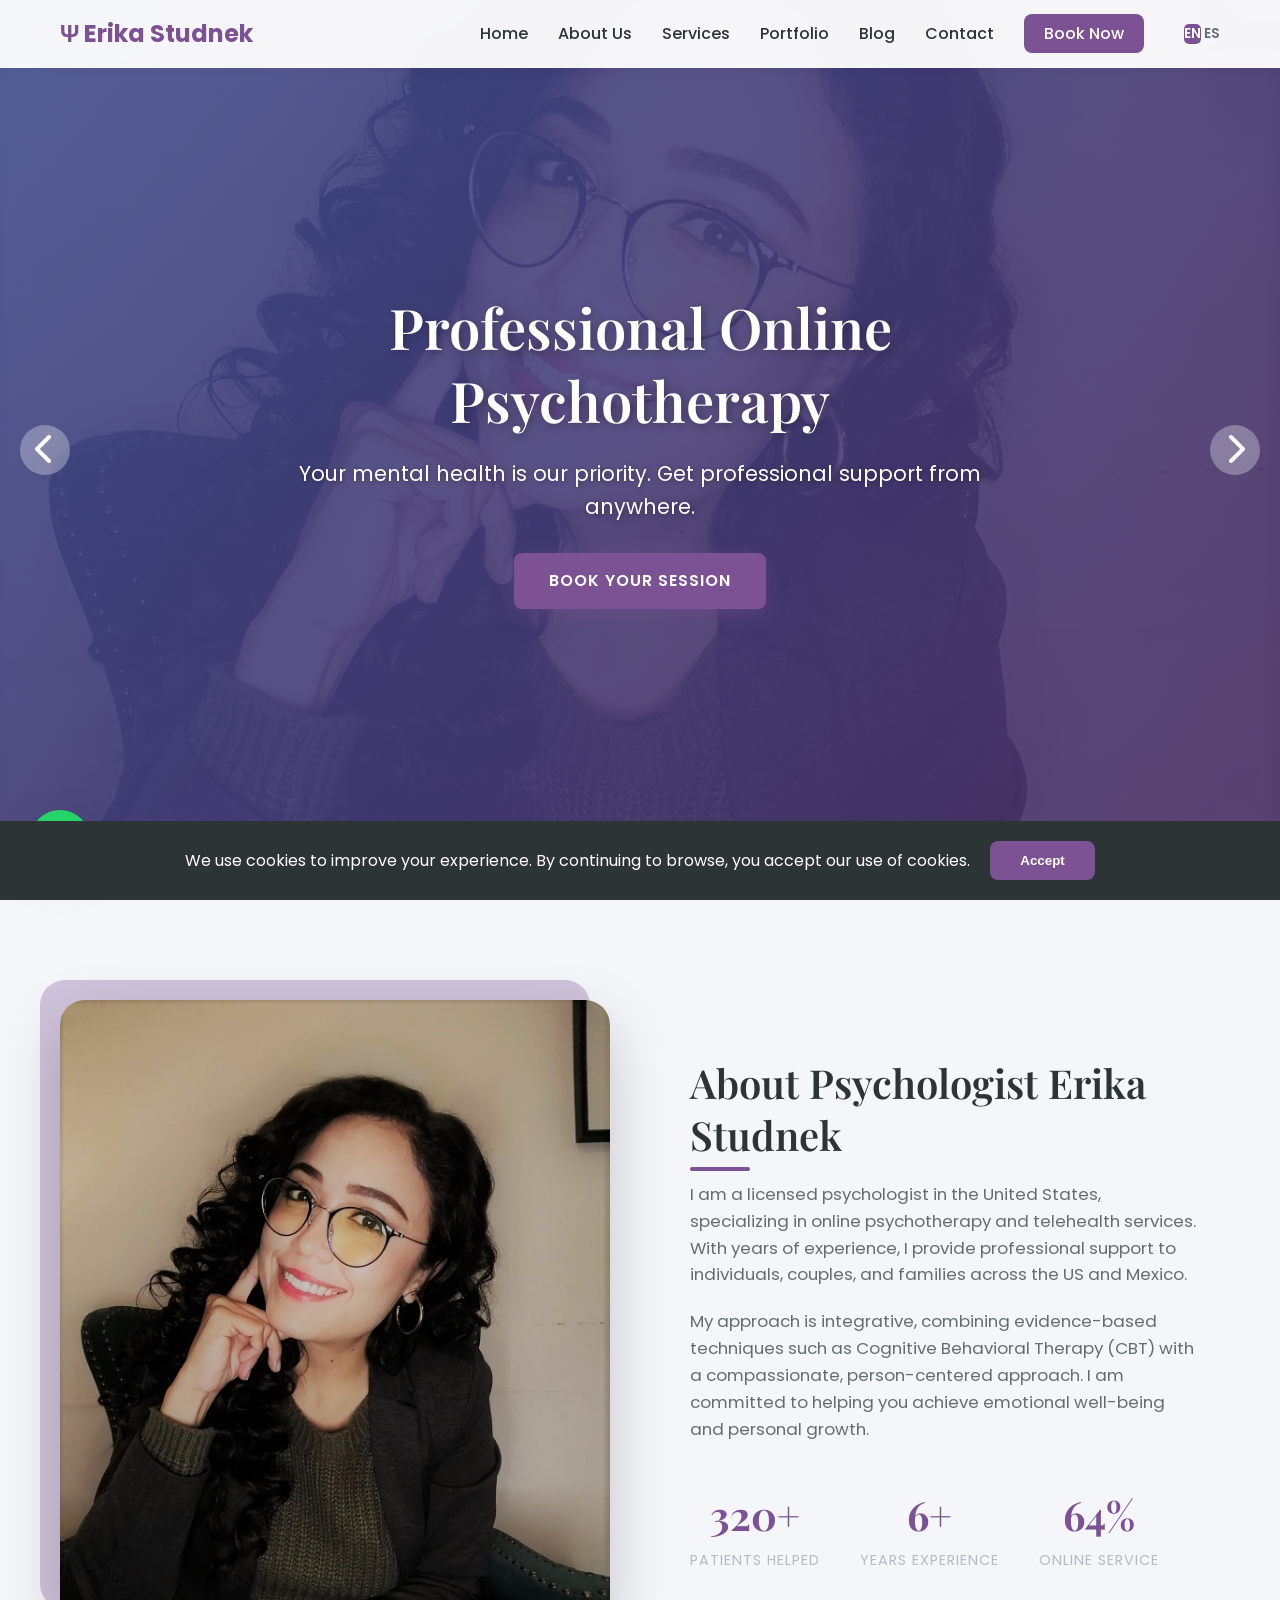
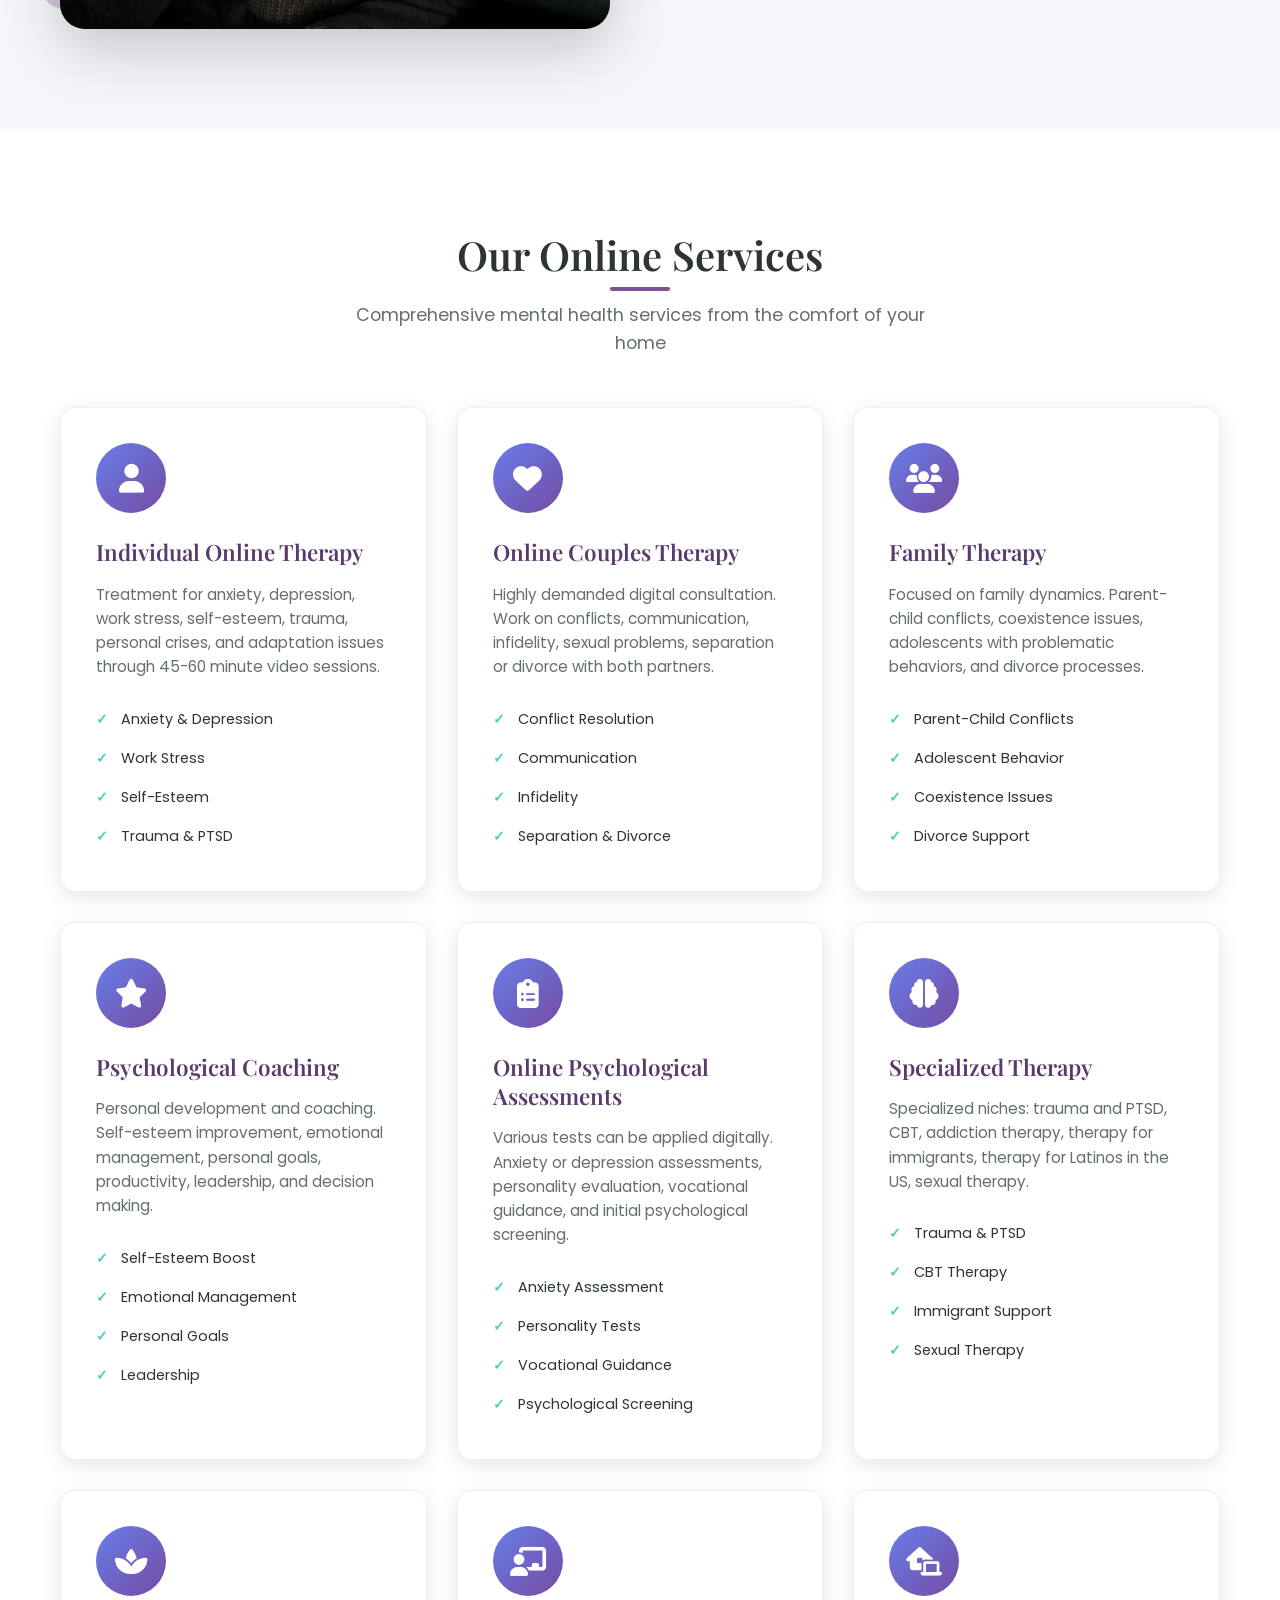
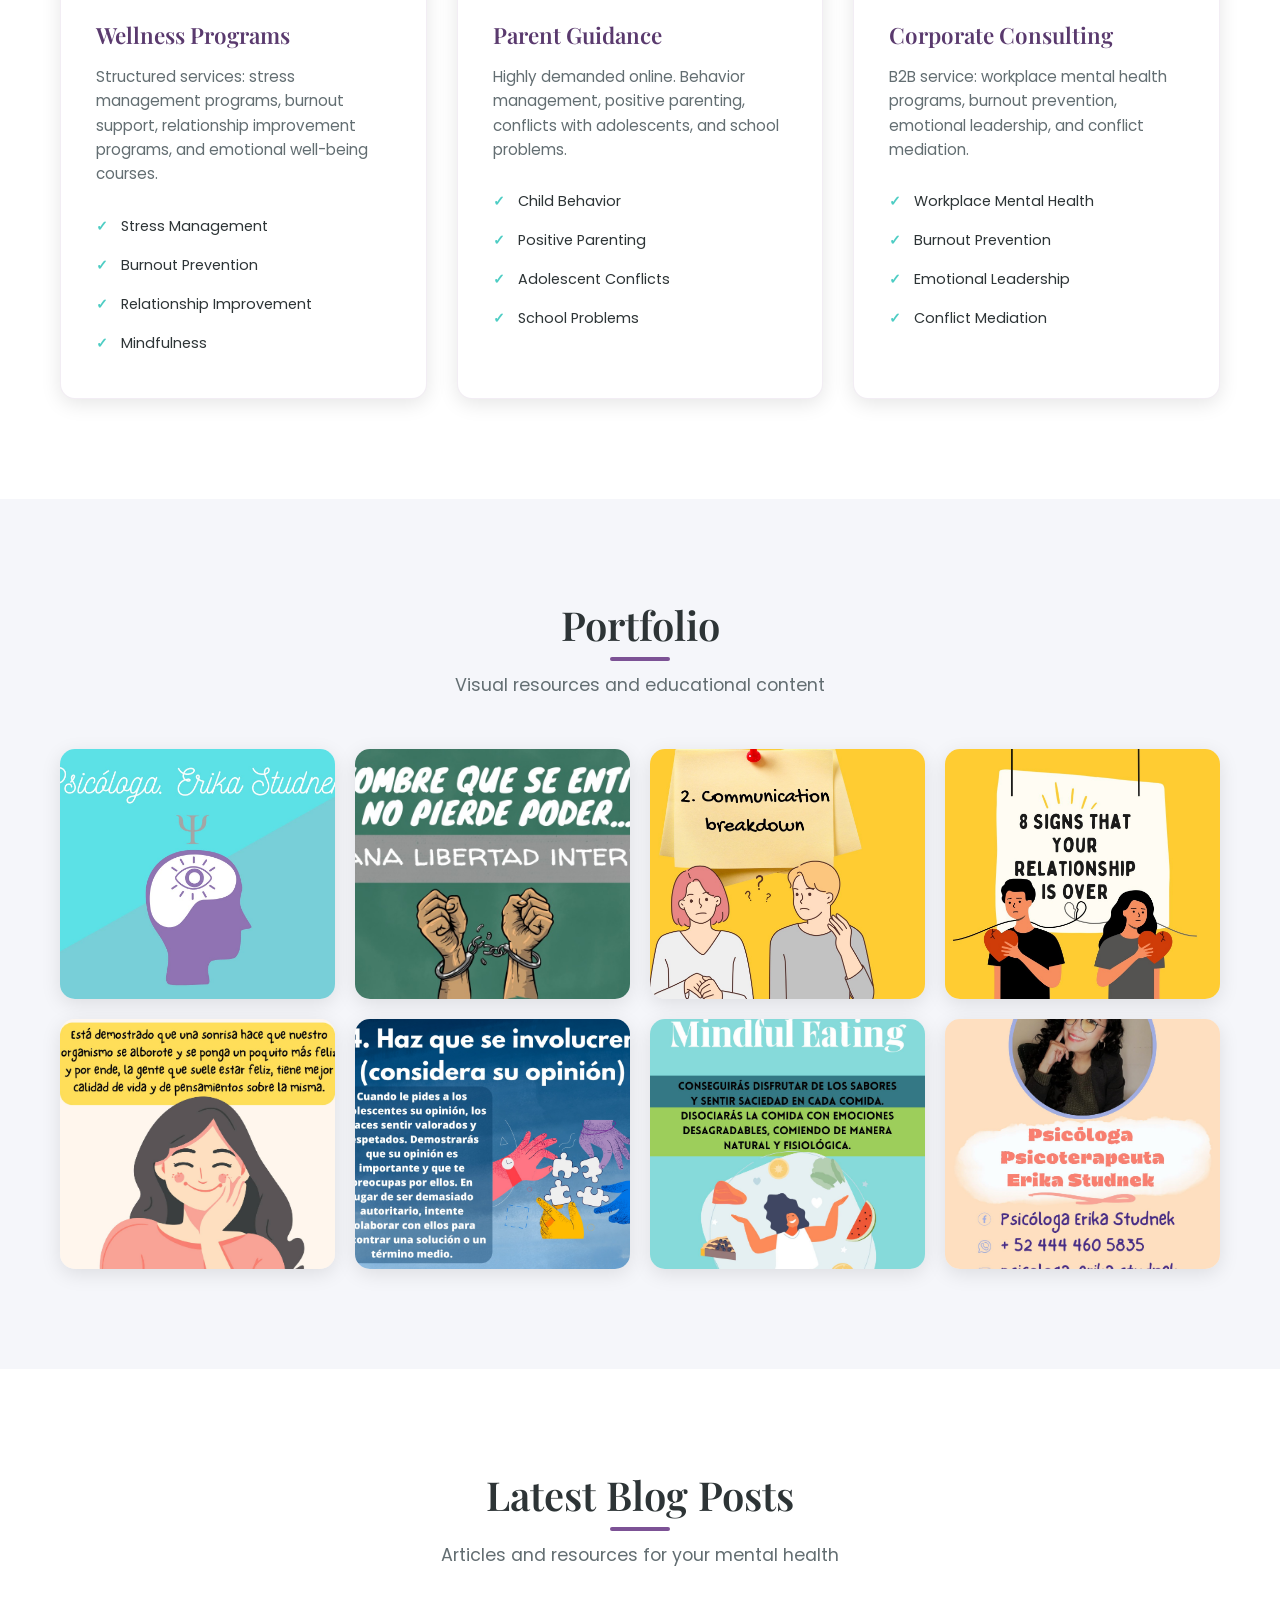
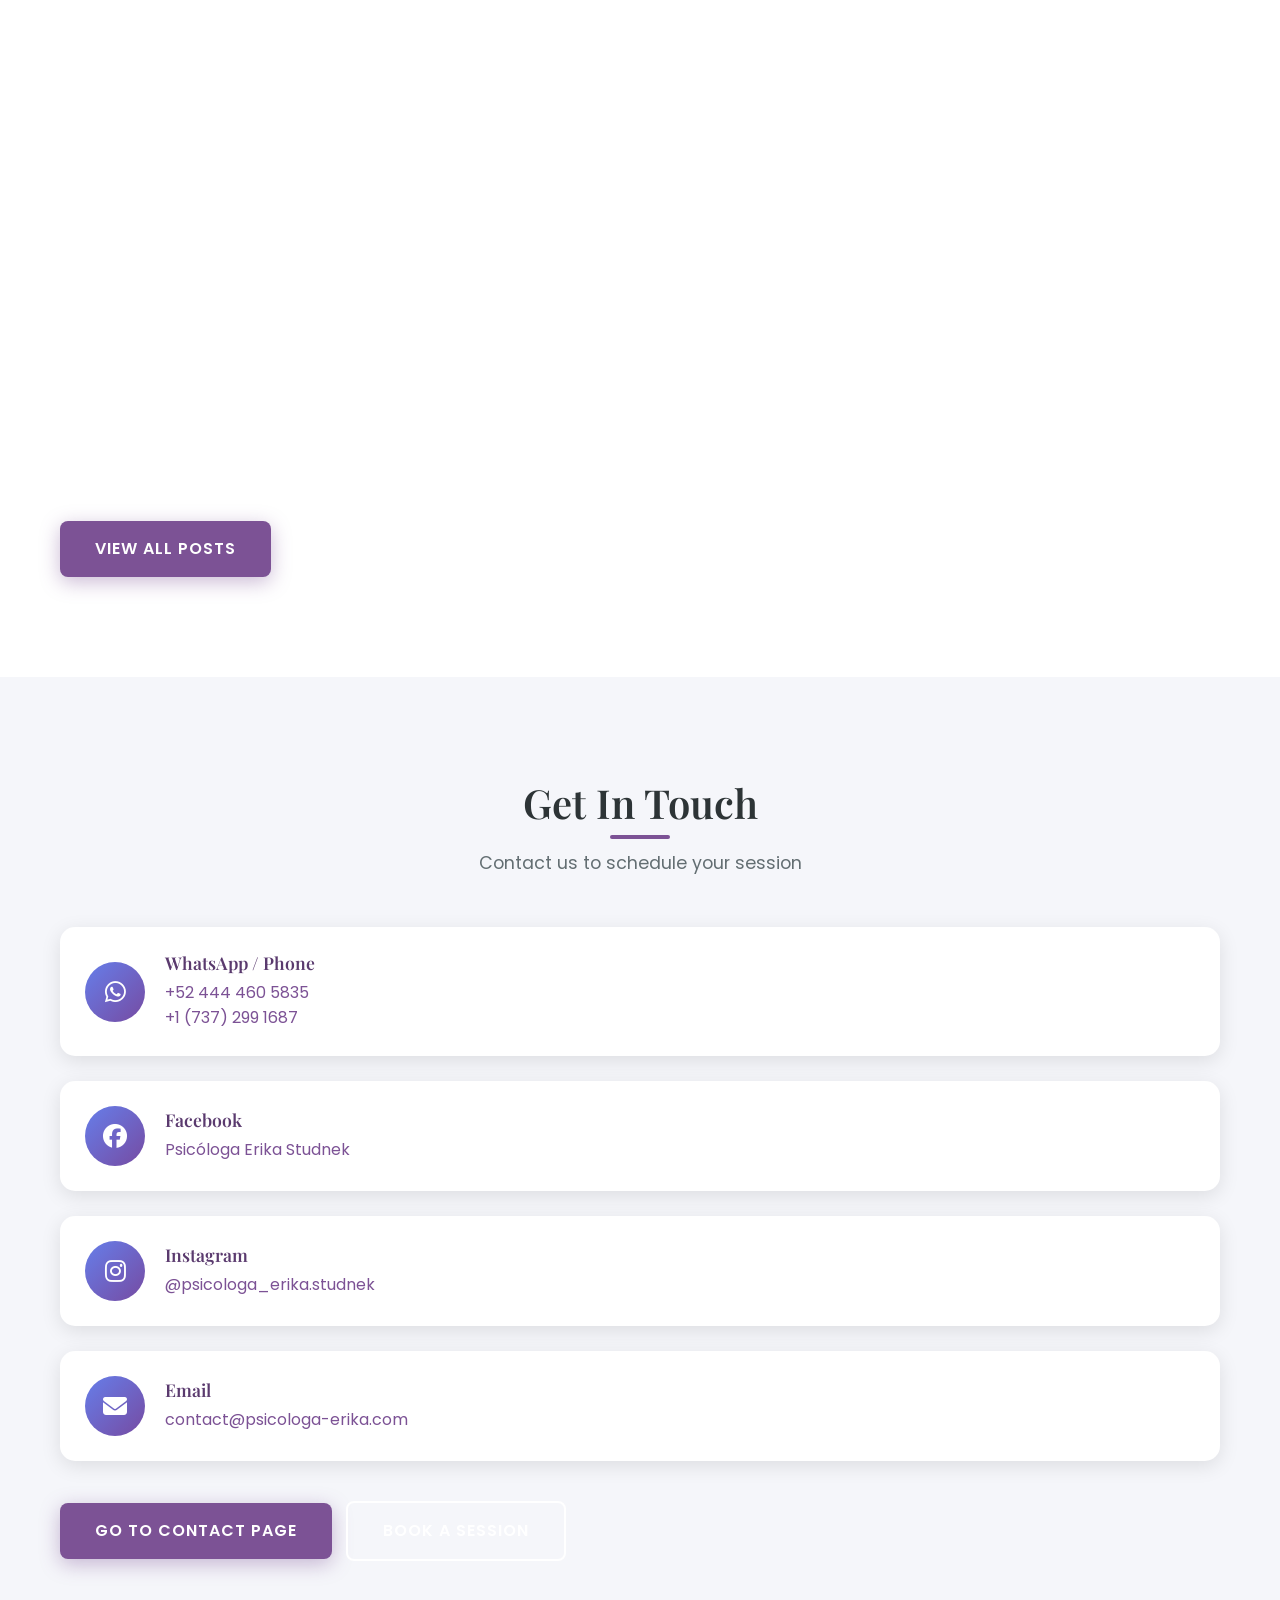
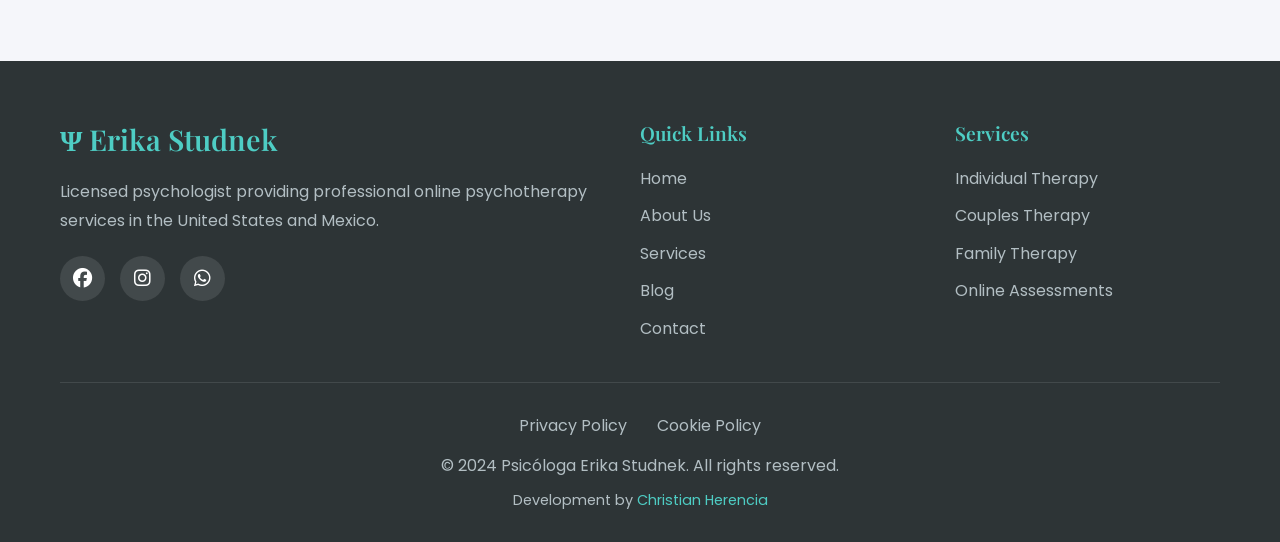
<file: index.html>
<!DOCTYPE html>
<html lang="en">
<head>
    <meta charset="UTF-8">
    <meta name="viewport" content="width=device-width, initial-scale=1.0">
    
    <!-- SEO Metadata - English -->
    <title>Psychologist Erika Studnek | Online Psychotherapy Services</title>
    <meta name="title" content="Psychologist Erika Studnek | Online Psychotherapy Services">
    <meta name="description" content="Professional online psychotherapy services by licensed psychologist Erika Studnek. Individual therapy, couples therapy, family therapy, and more. Available in the US and Mexico.">
    <meta name="keywords" content="psychologist, online therapy, psychotherapy, mental health, counseling, telehealth, anxiety, depression, couples therapy, family therapy, Erika Studnek">
    <meta name="author" content="Christian Herencia - https://christian-freelance.us/">
    <meta name="robots" content="index, follow">
    
    <!-- SEO Metadata - Spanish -->
    <meta name="title" content="Psicóloga Erika Studnek | Servicios de Psicoterapia Online" hreflang="es">
    <meta name="description" content="Servicios profesionales de psicoterapia online con la psicóloga colegiada Erika Studnek. Terapia individual, de pareja, familiar y más. Disponible en EE.UU. y México." hreflang="es">
    
    <!-- Open Graph / Facebook -->
    <meta property="og:type" content="website">
    <meta property="og:url" content="https://psicologa-erika.com/">
    <meta property="og:title" content="Psychologist Erika Studnek | Online Psychotherapy Services">
    <meta property="og:description" content="Professional online psychotherapy services by licensed psychologist Erika Studnek.">
    <meta property="og:image" content="images/erika.jpg">

    <!-- Twitter -->
    <meta property="twitter:card" content="summary_large_image">
    <meta property="twitter:url" content="https://psicologa-erika.com/">
    <meta property="twitter:title" content="Psychologist Erika Studnek | Online Psychotherapy Services">
    <meta property="twitter:description" content="Professional online psychotherapy services by licensed psychologist Erika Studnek.">
    <meta property="twitter:image" content="images/erika.jpg">

    <!-- Canonical -->
    <link rel="canonical" href="https://psicologa-erika.com/">
    <link rel="alternate" hreflang="en" href="https://psicologa-erika.com/">
    <link rel="alternate" hreflang="es" href="https://psicologa-erika.com/?lang=es">

    <!-- Fonts -->
    <link rel="preconnect" href="https://fonts.googleapis.com">
    <link rel="preconnect" href="https://fonts.gstatic.com" crossorigin>
    <link href="https://fonts.googleapis.com/css2?family=Poppins:wght@300;400;500;600;700&family=Playfair+Display:wght@400;500;600;700&display=swap" rel="stylesheet">
    
    <!-- Icons -->
    <link rel="stylesheet" href="https://cdnjs.cloudflare.com/ajax/libs/font-awesome/6.4.0/css/all.min.css">
    
    <!-- Styles -->
    <link rel="stylesheet" href="styles.css">
</head>
<body>
    <!-- Navigation -->
    <nav class="navbar">
        <div class="nav-container">
            <a href="index.html" class="nav-logo">
                <span class="logo-text">Ψ Erika Studnek</span>
            </a>
            <ul class="nav-menu">
                <li><a href="index.html" class="nav-link" data-en="Home" data-es="Inicio">Home</a></li>
                <li><a href="index.html#about" class="nav-link" data-en="About Us" data-es="Somos">About Us</a></li>
                <li><a href="index.html#services" class="nav-link" data-en="Services" data-es="Servicios">Services</a></li>
                <li><a href="index.html#portfolio" class="nav-link" data-en="Portfolio" data-es="Portafolio">Portfolio</a></li>
                <li><a href="blog.html" class="nav-link" data-en="Blog" data-es="Blog">Blog</a></li>
                <li><a href="contact.html" class="nav-link" data-en="Contact" data-es="Contacto">Contact</a></li>
                <li><a href="booking.html" class="nav-link btn-nav-booking active" data-en="Book Now" data-es="Reservar">Book Now</a></li>
                <li class="nav-link-language">
                    <button class="lang-btn active" data-lang="en">EN</button>
                    <button class="lang-btn" data-lang="es">ES</button>
                </li>
            </ul>
            <div class="hamburger">
                <span class="bar"></span>
                <span class="bar"></span>
                <span class="bar"></span>
            </div>
        </div>
    </nav>

    <!-- Hero Section with Carousel -->
    <section id="home" class="hero">
        <div class="carousel">
            <div class="carousel-track">
                <div class="carousel-slide active">
                    <div class="hero-overlay"></div>
                    <div class="hero-content">
                        <h1 class="hero-title" data-en="Professional Online Psychotherapy" data-es="Psicoterapia Profesional Online">Professional Online Psychotherapy</h1>
                        <p class="hero-subtitle" data-en="Your mental health is our priority. Get professional support from anywhere." data-es="Tu salud mental es nuestra prioridad. Recibe apoyo profesional desde cualquier lugar.">Your mental health is our priority. Get professional support from anywhere.</p>
                        <a href="#contact" class="btn btn-primary" data-en="Book Your Session" data-es="Reserva Tu Sesión">Book Your Session</a>
                    </div>
                </div>
                <div class="carousel-slide">
                    <div class="hero-overlay"></div>
                    <div class="hero-content">
                        <h1 class="hero-title" data-en="Individual Therapy" data-es="Terapia Individual">Individual Therapy</h1>
                        <p class="hero-subtitle" data-en="Overcome anxiety, depression, stress, and personal challenges." data-es="Supera la ansiedad, depresión, estrés y desafíos personales.">Overcome anxiety, depression, stress, and personal challenges.</p>
                        <a href="#services" class="btn btn-primary" data-en="Learn More" data-es="Saber Más">Learn More</a>
                    </div>
                </div>
                <div class="carousel-slide">
                    <div class="hero-overlay"></div>
                    <div class="hero-content">
                        <h1 class="hero-title" data-en="Couples & Family Therapy" data-es="Terapia de Pareja y Familiar">Couples & Family Therapy</h1>
                        <p class="hero-subtitle" data-en="Strengthen your relationships and improve communication." data-es="Fortalece tus relaciones y mejora la comunicación.">Strengthen your relationships and improve communication.</p>
                        <a href="#services" class="btn btn-primary" data-en="Discover How" data-es="Descubre Cómo">Discover How</a>
                    </div>
                </div>
            </div>
            <button class="carousel-btn prev-btn"><i class="fas fa-chevron-left"></i></button>
            <button class="carousel-btn next-btn"><i class="fas fa-chevron-right"></i></button>
            <div class="carousel-dots"></div>
        </div>
    </section>

    <!-- About Section -->
    <section id="about" class="about-section">
        <div class="container">
            <div class="about-grid">
                <div class="about-image">
                    <img src="images/erika.jpg" alt="Psychologist Erika Studnek" class="about-img">
                    <div class="about-img-decoration"></div>
                </div>
                <div class="about-content">
                    <h2 class="section-title" data-en="About Psychologist Erika Studnek" data-es="Sobre la Psicóloga Erika Studnek">About Psychologist Erika Studnek</h2>
                    <p class="about-text" data-en="I am a licensed psychologist in the United States, specializing in online psychotherapy and telehealth services. With years of experience, I provide professional support to individuals, couples, and families across the US and Mexico." data-es="Soy psicóloga colegiada en Estados Unidos, especializada en psicoterapia online y servicios de telesalud. Con años de experiencia, brindo apoyo profesional a individuos, parejas y familias en EE.UU. y México.">I am a licensed psychologist in the United States, specializing in online psychotherapy and telehealth services. With years of experience, I provide professional support to individuals, couples, and families across the US and Mexico.</p>
                    <p class="about-text" data-en="My approach is integrative, combining evidence-based techniques such as Cognitive Behavioral Therapy (CBT) with a compassionate, person-centered approach. I am committed to helping you achieve emotional well-being and personal growth." data-es="Mi enfoque es integrador, combinando técnicas basadas en evidencia como la Terapia Cognitivo Conductual (TCC) con un enfoque compasivo y centrado en la persona. Estoy comprometida a ayudarte a lograr el bienestar emocional y el crecimiento personal.">My approach is integrative, combining evidence-based techniques such as Cognitive Behavioral Therapy (CBT) with a compassionate, person-centered approach. I am committed to helping you achieve emotional well-being and personal growth.</p>
                    <div class="about-stats">
                        <div class="stat-item">
                            <span class="stat-number">500+</span>
                            <span class="stat-label" data-en="Patients Helped" data-es="Pacientes Ayudados">Patients Helped</span>
                        </div>
                        <div class="stat-item">
                            <span class="stat-number">10+</span>
                            <span class="stat-label" data-en="Years Experience" data-es="Años de Experiencia">Years Experience</span>
                        </div>
                        <div class="stat-item">
                            <span class="stat-number">100%</span>
                            <span class="stat-label" data-en="Online Service" data-es="Servicio Online">Online Service</span>
                        </div>
                    </div>
                </div>
            </div>
        </div>
    </section>

    <!-- Services Section -->
    <section id="services" class="services-section">
        <div class="container">
            <h2 class="section-title center" data-en="Our Online Services" data-es="Nuestros Servicios Online">Our Online Services</h2>
            <p class="section-subtitle center" data-en="Comprehensive mental health services from the comfort of your home" data-es="Servicios integrales de salud mental desde la comodidad de tu hogar">Comprehensive mental health services from the comfort of your home</p>
            
            <div class="services-grid">
                <!-- Service 1 -->
                <div class="service-card">
                    <div class="service-icon">
                        <i class="fas fa-user"></i>
                    </div>
                    <h3 class="service-title" data-en="Individual Online Therapy" data-es="Terapia Individual Online">Individual Online Therapy</h3>
                    <p class="service-desc" data-en="Treatment for anxiety, depression, work stress, self-esteem, trauma, personal crises, and adaptation issues through 45-60 minute video sessions." data-es="Tratamiento de ansiedad, depresión, estrés laboral, autoestima, traumas, crisis personales y problemas de adaptación mediante sesiones de video de 45-60 minutos.">Treatment for anxiety, depression, work stress, self-esteem, trauma, personal crises, and adaptation issues through 45-60 minute video sessions.</p>
                    <ul class="service-list">
                        <li data-en="Anxiety & Depression" data-es="Ansiedad y Depresión">Anxiety & Depression</li>
                        <li data-en="Work Stress" data-es="Estrés Laboral">Work Stress</li>
                        <li data-en="Self-Esteem" data-es="Autoestima">Self-Esteem</li>
                        <li data-en="Trauma & PTSD" data-es="Trauma y TEPT">Trauma & PTSD</li>
                    </ul>
                </div>

                <!-- Service 2 -->
                <div class="service-card">
                    <div class="service-icon">
                        <i class="fas fa-heart"></i>
                    </div>
                    <h3 class="service-title" data-en="Online Couples Therapy" data-es="Terapia de Pareja Online">Online Couples Therapy</h3>
                    <p class="service-desc" data-en="Highly demanded digital consultation. Work on conflicts, communication, infidelity, sexual problems, separation or divorce with both partners." data-es="Muy demandada en consultas digitales. Trabaja en conflictos, comunicación, infidelidad, problemas sexuales, separación o divorcio con ambos miembros.">Highly demanded digital consultation. Work on conflicts, communication, infidelity, sexual problems, separation or divorce with both partners.</p>
                    <ul class="service-list">
                        <li data-en="Conflict Resolution" data-es="Resolución de Conflictos">Conflict Resolution</li>
                        <li data-en="Communication" data-es="Comunicación">Communication</li>
                        <li data-en="Infidelity" data-es="Infidelidad">Infidelity</li>
                        <li data-en="Separation & Divorce" data-es="Separación y Divorcio">Separation & Divorce</li>
                    </ul>
                </div>

                <!-- Service 3 -->
                <div class="service-card">
                    <div class="service-icon">
                        <i class="fas fa-users"></i>
                    </div>
                    <h3 class="service-title" data-en="Family Therapy" data-es="Terapia Familiar">Family Therapy</h3>
                    <p class="service-desc" data-en="Focused on family dynamics. Parent-child conflicts, coexistence issues, adolescents with problematic behaviors, and divorce processes." data-es="Dirigida a dinámicas familiares. Conflictos entre padres e hijos, problemas de convivencia, adolescentes con conductas problemáticas y procesos de divorcio.">Focused on family dynamics. Parent-child conflicts, coexistence issues, adolescents with problematic behaviors, and divorce processes.</p>
                    <ul class="service-list">
                        <li data-en="Parent-Child Conflicts" data-es="Conflictos Padres-Hijos">Parent-Child Conflicts</li>
                        <li data-en="Adolescent Behavior" data-es="Conducta Adolescente">Adolescent Behavior</li>
                        <li data-en="Coexistence Issues" data-es="Problemas de Convivencia">Coexistence Issues</li>
                        <li data-en="Divorce Support" data-es="Apoyo en Divorcio">Divorce Support</li>
                    </ul>
                </div>

                <!-- Service 4 -->
                <div class="service-card">
                    <div class="service-icon">
                        <i class="fas fa-star"></i>
                    </div>
                    <h3 class="service-title" data-en="Psychological Coaching" data-es="Coaching Psicológico">Psychological Coaching</h3>
                    <p class="service-desc" data-en="Personal development and coaching. Self-esteem improvement, emotional management, personal goals, productivity, leadership, and decision making." data-es="Desarrollo personal y coaching. Mejora de autoestima, gestión emocional, objetivos personales, productividad, liderazgo y toma de decisiones.">Personal development and coaching. Self-esteem improvement, emotional management, personal goals, productivity, leadership, and decision making.</p>
                    <ul class="service-list">
                        <li data-en="Self-Esteem Boost" data-es="Mejora de Autoestima">Self-Esteem Boost</li>
                        <li data-en="Emotional Management" data-es="Gestión Emocional">Emotional Management</li>
                        <li data-en="Personal Goals" data-es="Objetivos Personales">Personal Goals</li>
                        <li data-en="Leadership" data-es="Liderazgo">Leadership</li>
                    </ul>
                </div>

                <!-- Service 5 -->
                <div class="service-card">
                    <div class="service-icon">
                        <i class="fas fa-clipboard-list"></i>
                    </div>
                    <h3 class="service-title" data-en="Online Psychological Assessments" data-es="Evaluaciones Psicológicas Online">Online Psychological Assessments</h3>
                    <p class="service-desc" data-en="Various tests can be applied digitally. Anxiety or depression assessments, personality evaluation, vocational guidance, and initial psychological screening." data-es="Algunos test pueden aplicarse digitalmente. Evaluaciones de ansiedad o depresión, evaluación de personalidad, orientación vocacional y screening psicológico inicial.">Various tests can be applied digitally. Anxiety or depression assessments, personality evaluation, vocational guidance, and initial psychological screening.</p>
                    <ul class="service-list">
                        <li data-en="Anxiety Assessment" data-es="Evaluación de Ansiedad">Anxiety Assessment</li>
                        <li data-en="Personality Tests" data-es="Test de Personalidad">Personality Tests</li>
                        <li data-en="Vocational Guidance" data-es="Orientación Vocacional">Vocational Guidance</li>
                        <li data-en="Psychological Screening" data-es="Screening Psicológico">Psychological Screening</li>
                    </ul>
                </div>

                <!-- Service 6 -->
                <div class="service-card">
                    <div class="service-icon">
                        <i class="fas fa-brain"></i>
                    </div>
                    <h3 class="service-title" data-en="Specialized Therapy" data-es="Terapia Especializada">Specialized Therapy</h3>
                    <p class="service-desc" data-en="Specialized niches: trauma and PTSD, CBT, addiction therapy, therapy for immigrants, therapy for Latinos in the US, sexual therapy." data-es="Nichos específicos: trauma y TEPT, TCC, terapia para adicciones, terapia para inmigrantes, terapia para latinos en EE.UU., terapia sexual.">Specialized niches: trauma and PTSD, CBT, addiction therapy, therapy for immigrants, therapy for Latinos in the US, sexual therapy.</p>
                    <ul class="service-list">
                        <li data-en="Trauma & PTSD" data-es="Trauma y TEPT">Trauma & PTSD</li>
                        <li data-en="CBT Therapy" data-es="Terapia TCC">CBT Therapy</li>
                        <li data-en="Immigrant Support" data-es="Apoyo a Inmigrantes">Immigrant Support</li>
                        <li data-en="Sexual Therapy" data-es="Terapia Sexual">Sexual Therapy</li>
                    </ul>
                </div>

                <!-- Service 7 -->
                <div class="service-card">
                    <div class="service-icon">
                        <i class="fas fa-spa"></i>
                    </div>
                    <h3 class="service-title" data-en="Wellness Programs" data-es="Programas de Bienestar">Wellness Programs</h3>
                    <p class="service-desc" data-en="Structured services: stress management programs, burnout support, relationship improvement programs, and emotional well-being courses." data-es="Servicios estructurados: programas de manejo del estrés, apoyo para burnout, programas para mejorar relaciones y cursos de bienestar emocional.">Structured services: stress management programs, burnout support, relationship improvement programs, and emotional well-being courses.</p>
                    <ul class="service-list">
                        <li data-en="Stress Management" data-es="Manejo del Estrés">Stress Management</li>
                        <li data-en="Burnout Prevention" data-es="Prevención de Burnout">Burnout Prevention</li>
                        <li data-en="Relationship Improvement" data-es="Mejora de Relaciones">Relationship Improvement</li>
                        <li data-en="Mindfulness" data-es="Mindfulness">Mindfulness</li>
                    </ul>
                </div>

                <!-- Service 8 -->
                <div class="service-card">
                    <div class="service-icon">
                        <i class="fas fa-chalkboard-teacher"></i>
                    </div>
                    <h3 class="service-title" data-en="Parent Guidance" data-es="Orientación para Padres">Parent Guidance</h3>
                    <p class="service-desc" data-en="Highly demanded online. Behavior management, positive parenting, conflicts with adolescents, and school problems." data-es="Muy demandado online. Manejo de conducta infantil, crianza positiva, conflictos con adolescentes y problemas escolares.">Highly demanded online. Behavior management, positive parenting, conflicts with adolescents, and school problems.</p>
                    <ul class="service-list">
                        <li data-en="Child Behavior" data-es="Conducta Infantil">Child Behavior</li>
                        <li data-en="Positive Parenting" data-es="Crianza Positiva">Positive Parenting</li>
                        <li data-en="Adolescent Conflicts" data-es="Conflictos con Adolescentes">Adolescent Conflicts</li>
                        <li data-en="School Problems" data-es="Problemas Escolares">School Problems</li>
                    </ul>
                </div>

                <!-- Service 9 -->
                <div class="service-card">
                    <div class="service-icon">
                        <i class="fas fa-laptop-house"></i>
                    </div>
                    <h3 class="service-title" data-en="Corporate Consulting" data-es="Consultoría para Empresas">Corporate Consulting</h3>
                    <p class="service-desc" data-en="B2B service: workplace mental health programs, burnout prevention, emotional leadership, and conflict mediation." data-es="Servicio B2B: programas de salud mental laboral, prevención de burnout, liderazgo emocional y mediación de conflictos.">B2B service: workplace mental health programs, burnout prevention, emotional leadership, and conflict mediation.</p>
                    <ul class="service-list">
                        <li data-en="Workplace Mental Health" data-es="Salud Mental Laboral">Workplace Mental Health</li>
                        <li data-en="Burnout Prevention" data-es="Prevención de Burnout">Burnout Prevention</li>
                        <li data-en="Emotional Leadership" data-es="Liderazgo Emocional">Emotional Leadership</li>
                        <li data-en="Conflict Mediation" data-es="Mediación de Conflictos">Conflict Mediation</li>
                    </ul>
                </div>
            </div>
        </div>
    </section>

    <!-- Portfolio Section -->
    <section id="portfolio" class="portfolio-section">
        <div class="container">
            <h2 class="section-title center" data-en="Portfolio" data-es="Portafolio">Portfolio</h2>
            <p class="section-subtitle center" data-en="Visual resources and educational content" data-es="Recursos visuales y contenido educativo">Visual resources and educational content</p>
            
            <div class="portfolio-grid">
                <div class="portfolio-item">
                    <img src="images/270131244_127109693118272_4378679732040315319_n.jpg" alt="Psychology Logo" loading="lazy">
                </div>
                <div class="portfolio-item">
                    <img src="images/642393365_928601772969056_1061125948506107279_n.jpg" alt="Internal Freedom" loading="lazy">
                </div>
                <div class="portfolio-item">
                    <img src="images/350540271_3507701999464846_8280952503391409201_n.jpg" alt="Communication Breakdown" loading="lazy">
                </div>
                <div class="portfolio-item">
                    <img src="images/350630503_1586047888553853_6206773096395252549_n.jpg" alt="Relationship Signs" loading="lazy">
                </div>
                <div class="portfolio-item">
                    <img src="images/480931755_649521474210422_8021158751143666965_n.jpg" alt="Smile Benefits" loading="lazy">
                </div>
                <div class="portfolio-item">
                    <img src="images/481009061_649521480877088_4017605672016130836_n.jpg" alt="Parental Involvement" loading="lazy">
                </div>
                <div class="portfolio-item">
                    <img src="images/481117569_649651740864062_1600685201661437948_n.jpg" alt="Mindful Eating" loading="lazy">
                </div>
                <div class="portfolio-item">
                    <img src="images/480937368_649521550877081_9133741946269674772_n.jpg" alt="Contact Information" loading="lazy">
                </div>
            </div>
        </div>
    </section>

    <!-- Blog Preview Section -->
    <section id="blog" class="blog-section">
        <div class="container">
            <h2 class="section-title center" data-en="Latest Blog Posts" data-es="Últimas Publicaciones del Blog">Latest Blog Posts</h2>
            <p class="section-subtitle center" data-en="Articles and resources for your mental health" data-es="Artículos y recursos para tu salud mental">Articles and resources for your mental health</p>
            
            <div class="blog-grid">
                <!-- Blog Post 1 -->
                <article class="blog-card">
                    <div class="blog-image">
                        <img src="images/350630503_1586047888553853_6206773096395252549_n.jpg" alt="Relationship Signs" loading="lazy">
                        <div class="blog-category" data-en="Relationships" data-es="Relaciones">Relationships</div>
                    </div>
                    <div class="blog-content">
                        <h3 class="blog-title" data-en="8 Signs That Your Relationship Is Over" data-es="8 Señales de Que Tu Relación Terminó">8 Signs That Your Relationship Is Over</h3>
                        <p class="blog-excerpt" data-en="Recognizing the warning signs can help you make important decisions about your relationship." data-es="Reconocer las señales de advertencia puede ayudarte a tomar decisiones importantes sobre tu relación.">Recognizing the warning signs can help you make important decisions about your relationship.</p>
                        <a href="blog-post.html?id=1" class="blog-link" data-en="Read More" data-es="Leer Más">Read More <i class="fas fa-arrow-right"></i></a>
                    </div>
                </article>

                <!-- Blog Post 2 -->
                <article class="blog-card">
                    <div class="blog-image">
                        <img src="images/350540271_3507701999464846_8280952503391409201_n.jpg" alt="Communication" loading="lazy">
                        <div class="blog-category" data-en="Communication" data-es="Comunicación">Communication</div>
                    </div>
                    <div class="blog-content">
                        <h3 class="blog-title" data-en="Communication Breakdown: How to Reconnect" data-es="Ruptura de Comunicación: Cómo Reconectar">Communication Breakdown: How to Reconnect</h3>
                        <p class="blog-excerpt" data-en="Communication is the foundation of any healthy relationship. Discover practical strategies to improve dialogue." data-es="La comunicación es la base de cualquier relación saludable. Descubre estrategias prácticas para mejorar el diálogo.">Communication is the foundation of any healthy relationship. Discover practical strategies to improve dialogue.</p>
                        <a href="blog-post.html?id=2" class="blog-link" data-en="Read More" data-es="Leer Más">Read More <i class="fas fa-arrow-right"></i></a>
                    </div>
                </article>

                <!-- Blog Post 3 -->
                <article class="blog-card">
                    <div class="blog-image">
                        <img src="images/481117569_649651740864062_1600685201661437948_n.jpg" alt="Mindful Eating" loading="lazy">
                        <div class="blog-category" data-en="Wellness" data-es="Bienestar">Wellness</div>
                    </div>
                    <div class="blog-content">
                        <h3 class="blog-title" data-en="The Benefits of Mindful Eating" data-es="Las Ventajas del Mindful Eating">The Benefits of Mindful Eating</h3>
                        <p class="blog-excerpt" data-en="Learn to enjoy flavors and feel satiety in every meal. Dissociate food from unpleasant emotions." data-es="Consigue disfrutar de los sabores y sentir saciedad en cada comida. Disociar la comida con emociones.">Learn to enjoy flavors and feel satiety in every meal. Dissociate food from unpleasant emotions.</p>
                        <a href="blog-post.html?id=3" class="blog-link" data-en="Read More" data-es="Leer Más">Read More <i class="fas fa-arrow-right"></i></a>
                    </div>
                </article>
            </div>
            
            <div class="text-center" style="margin-top: 40px;">
                <a href="blog.html" class="btn btn-primary" data-en="View All Posts" data-es="Ver Todas las Publicaciones">View All Posts</a>
            </div>
        </div>
    </section>

    <!-- Contact Preview Section -->
    <section id="contact" class="contact-section">
        <div class="container">
            <h2 class="section-title center" data-en="Get In Touch" data-es="Ponte en Contacto">Get In Touch</h2>
            <p class="section-subtitle center" data-en="Contact us to schedule your session" data-es="Contáctanos para agendar tu sesión">Contact us to schedule your session</p>
            
            <div class="contact-preview">
                <div class="contact-info">
                    <div class="contact-card">
                        <div class="contact-icon">
                            <i class="fab fa-whatsapp"></i>
                        </div>
                        <div class="contact-details">
                            <h4 data-en="WhatsApp / Phone" data-es="WhatsApp / Teléfono">WhatsApp / Phone</h4>
                            <p><a href="tel:+524444605835">+52 444 460 5835</a></p>
                            <p><a href="tel:+17372991687">+1 (737) 299 1687</a></p>
                        </div>
                    </div>
                    
                    <div class="contact-card">
                        <div class="contact-icon">
                            <i class="fab fa-facebook"></i>
                        </div>
                        <div class="contact-details">
                            <h4 data-en="Facebook" data-es="Facebook">Facebook</h4>
                            <p><a href="https://www.facebook.com/psicologa.erika.studnek" target="_blank">Psicóloga Erika Studnek</a></p>
                        </div>
                    </div>
                    
                    <div class="contact-card">
                        <div class="contact-icon">
                            <i class="fab fa-instagram"></i>
                        </div>
                        <div class="contact-details">
                            <h4 data-en="Instagram" data-es="Instagram">Instagram</h4>
                            <p><a href="https://www.instagram.com/psicologa_erika.studnek/" target="_blank">@psicologa_erika.studnek</a></p>
                        </div>
                    </div>
                    
                    <div class="contact-card">
                        <div class="contact-icon">
                            <i class="fas fa-envelope"></i>
                        </div>
                        <div class="contact-details">
                            <h4 data-en="Email" data-es="Correo Electrónico">Email</h4>
                            <p><a href="mailto:contact@psicologa-erika.com">contact@psicologa-erika.com</a></p>
                        </div>
                    </div>
                </div>
            </div>
            
            <div class="text-center" style="margin-top: 40px;">
                <a href="contact.html" class="btn btn-primary" data-en="Go to Contact Page" data-es="Ir a Página de Contacto">Go to Contact Page</a>
                <a href="booking.html" class="btn btn-secondary" style="margin-left: 10px;" data-en="Book a Session" data-es="Reservar Sesión">Book a Session</a>
            </div>
        </div>
    </section>

    <!-- Footer -->
    <footer class="footer">
        <div class="container">
            <div class="footer-grid">
                <div class="footer-about">
                    <h3>Ψ Erika Studnek</h3>
                    <p data-en="Licensed psychologist providing professional online psychotherapy services in the United States and Mexico." data-es="Psicóloga colegiada brindando servicios profesionales de psicoterapia online en Estados Unidos y México.">Licensed psychologist providing professional online psychotherapy services in the United States and Mexico.</p>
                    <div class="social-links">
                        <a href="https://www.facebook.com/psicologa.erika.studnek" target="_blank"><i class="fab fa-facebook"></i></a>
                        <a href="https://www.instagram.com/psicologa_erika.studnek/" target="_blank"><i class="fab fa-instagram"></i></a>
                        <a href="https://wa.me/524444605835" target="_blank"><i class="fab fa-whatsapp"></i></a>
                    </div>
                </div>
                
                <div class="footer-links">
                    <h4 data-en="Quick Links" data-es="Enlaces Rápidos">Quick Links</h4>
                    <ul>
                        <li><a href="#home" data-en="Home" data-es="Inicio">Home</a></li>
                        <li><a href="#about" data-en="About Us" data-es="Somos">About Us</a></li>
                        <li><a href="#services" data-en="Services" data-es="Servicios">Services</a></li>
                        <li><a href="#blog" data-en="Blog" data-es="Blog">Blog</a></li>
                        <li><a href="#contact" data-en="Contact" data-es="Contacto">Contact</a></li>
                    </ul>
                </div>
                
                <div class="footer-services">
                    <h4 data-en="Services" data-es="Servicios">Services</h4>
                    <ul>
                        <li data-en="Individual Therapy" data-es="Terapia Individual">Individual Therapy</li>
                        <li data-en="Couples Therapy" data-es="Terapia de Pareja">Couples Therapy</li>
                        <li data-en="Family Therapy" data-es="Terapia Familiar">Family Therapy</li>
                        <li data-en="Online Assessments" data-es="Evaluaciones Online">Online Assessments</li>
                    </ul>
                </div>
            </div>
            
            <div class="footer-bottom">
                <div class="footer-legal">
                    <a href="#privacy" data-en="Privacy Policy" data-es="Política de Privacidad">Privacy Policy</a>
                    <a href="#cookies" data-en="Cookie Policy" data-es="Política de Cookies">Cookie Policy</a>
                </div>
                <p class="copyright">
                    © 2024 Psicóloga Erika Studnek. <span data-en="All rights reserved." data-es="Todos los derechos reservados.">All rights reserved.</span>
                </p>
                <p class="developer-credit">
                    Development by <a href="https://christian-freelance.us/" target="_blank">Christian Herencia</a>
                </p>
            </div>
        </div>
    </footer>

    <!-- Privacy Policy Modal -->
    <div id="privacy-modal" class="modal">
        <div class="modal-content">
            <span class="close-modal">&times;</span>
            <h2 data-en="Privacy Policy" data-es="Política de Privacidad">Privacy Policy</h2>
            <div class="modal-body">
                <h3 data-en="English" data-es="Inglés">English</h3>
                <p><strong>1. Information Collection:</strong> We collect personal information necessary to provide psychotherapy services, including name, contact information, and health information relevant to treatment.</p>
                <p><strong>2. Use of Information:</strong> Your information is used solely for providing professional psychological services and is protected under HIPAA regulations.</p>
                <p><strong>3. Data Protection:</strong> We implement appropriate security measures to protect your personal information during online sessions and data storage.</p>
                <p><strong>4. Confidentiality:</strong> All information shared during therapy sessions is strictly confidential, except in cases required by law.</p>
                <p><strong>5. Your Rights:</strong> You have the right to access, correct, or delete your personal information at any time.</p>
                
                <h3 data-en="Español" data-es="Español">Español</h3>
                <p><strong>1. Recopilación de Información:</strong> Recopilamos información personal necesaria para brindar servicios de psicoterapia, incluyendo nombre, información de contacto e información de salud relevante para el tratamiento.</p>
                <p><strong>2. Uso de la Información:</strong> Su información se usa únicamente para proporcionar servicios psicológicos profesionales y está protegida bajo las regulaciones HIPAA.</p>
                <p><strong>3. Protección de Datos:</strong> Implementamos medidas de seguridad apropiadas para proteger su información personal durante las sesiones en línea y el almacenamiento de datos.</p>
                <p><strong>4. Confidencialidad:</strong> Toda la información compartida durante las sesiones de terapia es estrictamente confidencial, excepto en casos requeridos por la ley.</p>
                <p><strong>5. Sus Derechos:</strong> Tiene derecho a acceder, corregir o eliminar su información personal en cualquier momento.</p>
            </div>
        </div>
    </div>

    <!-- Cookie Policy Modal -->
    <div id="cookies-modal" class="modal">
        <div class="modal-content">
            <span class="close-modal">&times;</span>
            <h2 data-en="Cookie Policy" data-es="Política de Cookies">Cookie Policy</h2>
            <div class="modal-body">
                <h3 data-en="English" data-es="Inglés">English</h3>
                <p><strong>1. What Are Cookies:</strong> Cookies are small text files stored on your device when you visit our website. They help us improve your browsing experience.</p>
                <p><strong>2. Types of Cookies We Use:</strong></p>
                <ul>
                    <li>Essential cookies: Necessary for website functionality</li>
                    <li>Analytics cookies: Help us understand how visitors use our site</li>
                    <li>Preference cookies: Remember your language and settings</li>
                </ul>
                <p><strong>3. Third-Party Cookies:</strong> We may use third-party services (Google Analytics, social media plugins) that also place cookies on your device.</p>
                <p><strong>4. Cookie Management:</strong> You can control cookie settings through your browser. Disabling cookies may affect website functionality.</p>
                
                <h3 data-en="Español" data-es="Español">Español</h3>
                <p><strong>1. Qué Son las Cookies:</strong> Las cookies son pequeños archivos de texto almacenados en su dispositivo cuando visita nuestro sitio web. Nos ayudan a mejorar su experiencia de navegación.</p>
                <p><strong>2. Tipos de Cookies Que Usamos:</strong></p>
                <ul>
                    <li>Cookies esenciales: Necesarias para la funcionalidad del sitio</li>
                    <li>Cookies de análisis: Nos ayudan a entender cómo los visitantes usan nuestro sitio</li>
                    <li>Cookies de preferencia: Recuerdan su idioma y configuración</li>
                </ul>
                <p><strong>3. Cookies de Terceros:</strong> Podemos usar servicios de terceros (Google Analytics, plugins de redes sociales) que también colocan cookies en su dispositivo.</p>
                <p><strong>4. Gestión de Cookies:</strong> Puede controlar la configuración de cookies a través de su navegador. Deshabilitar las cookies puede afectar la funcionalidad del sitio.</p>
            </div>
        </div>
    </div>

    <!-- Cookie Consent Banner -->
    <div class="cookie-consent">
        <p data-en="We use cookies to improve your experience. By continuing to browse, you accept our use of cookies." data-es="Usamos cookies para mejorar tu experiencia. Al continuar navegando, aceptas nuestro uso de cookies.">We use cookies to improve your experience. By continuing to browse, you accept our use of cookies.</p>
        <button class="btn-accept" data-en="Accept" data-es="Aceptar">Accept</button>
    </div>

    <!-- Scroll to Top Button -->
    <button class="scroll-top" id="scrollTop">
        <i class="fas fa-arrow-up"></i>
    </button>

    <!-- WhatsApp Button -->
    <a href="https://wa.me/524444605835" class="whatsapp-float" target="_blank">
        <i class="fab fa-whatsapp"></i>
    </a>

    <!-- Scripts -->
    <script src="script.js"></script>
</body>
</html>
</file>
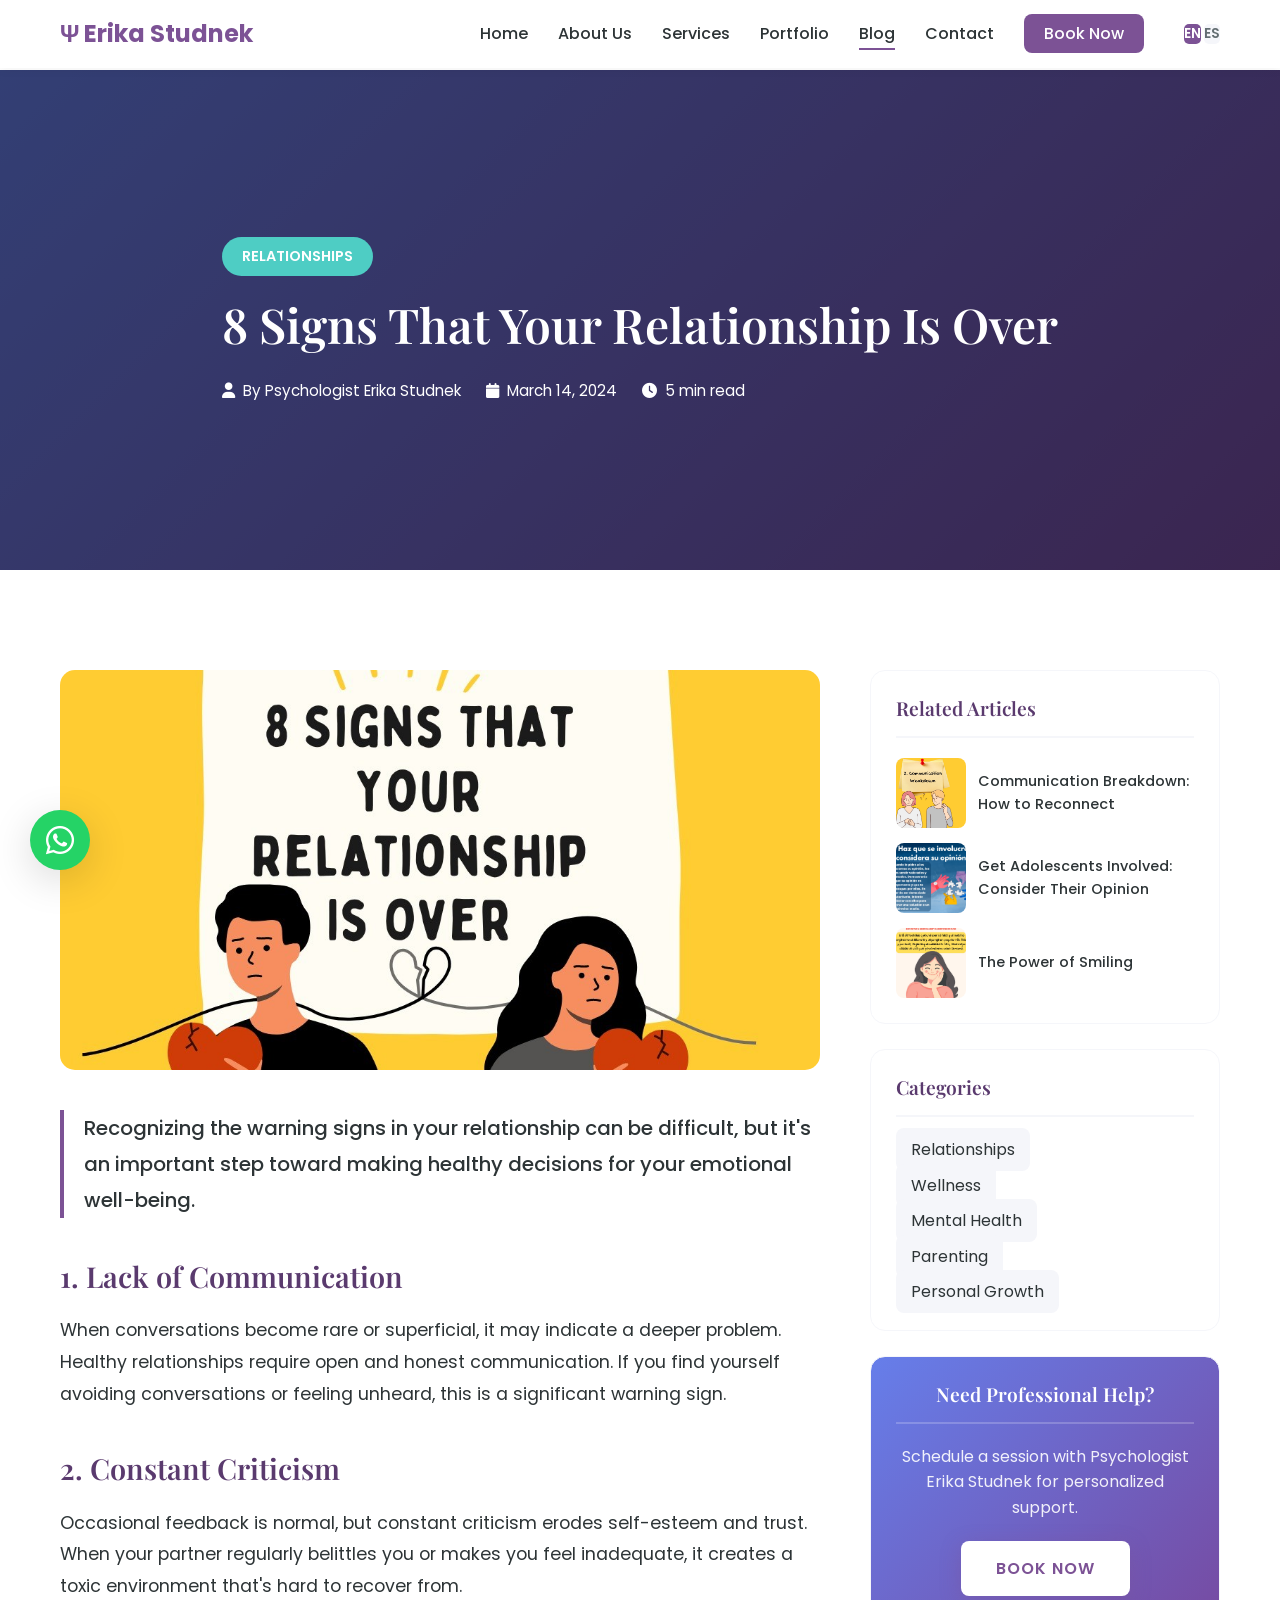
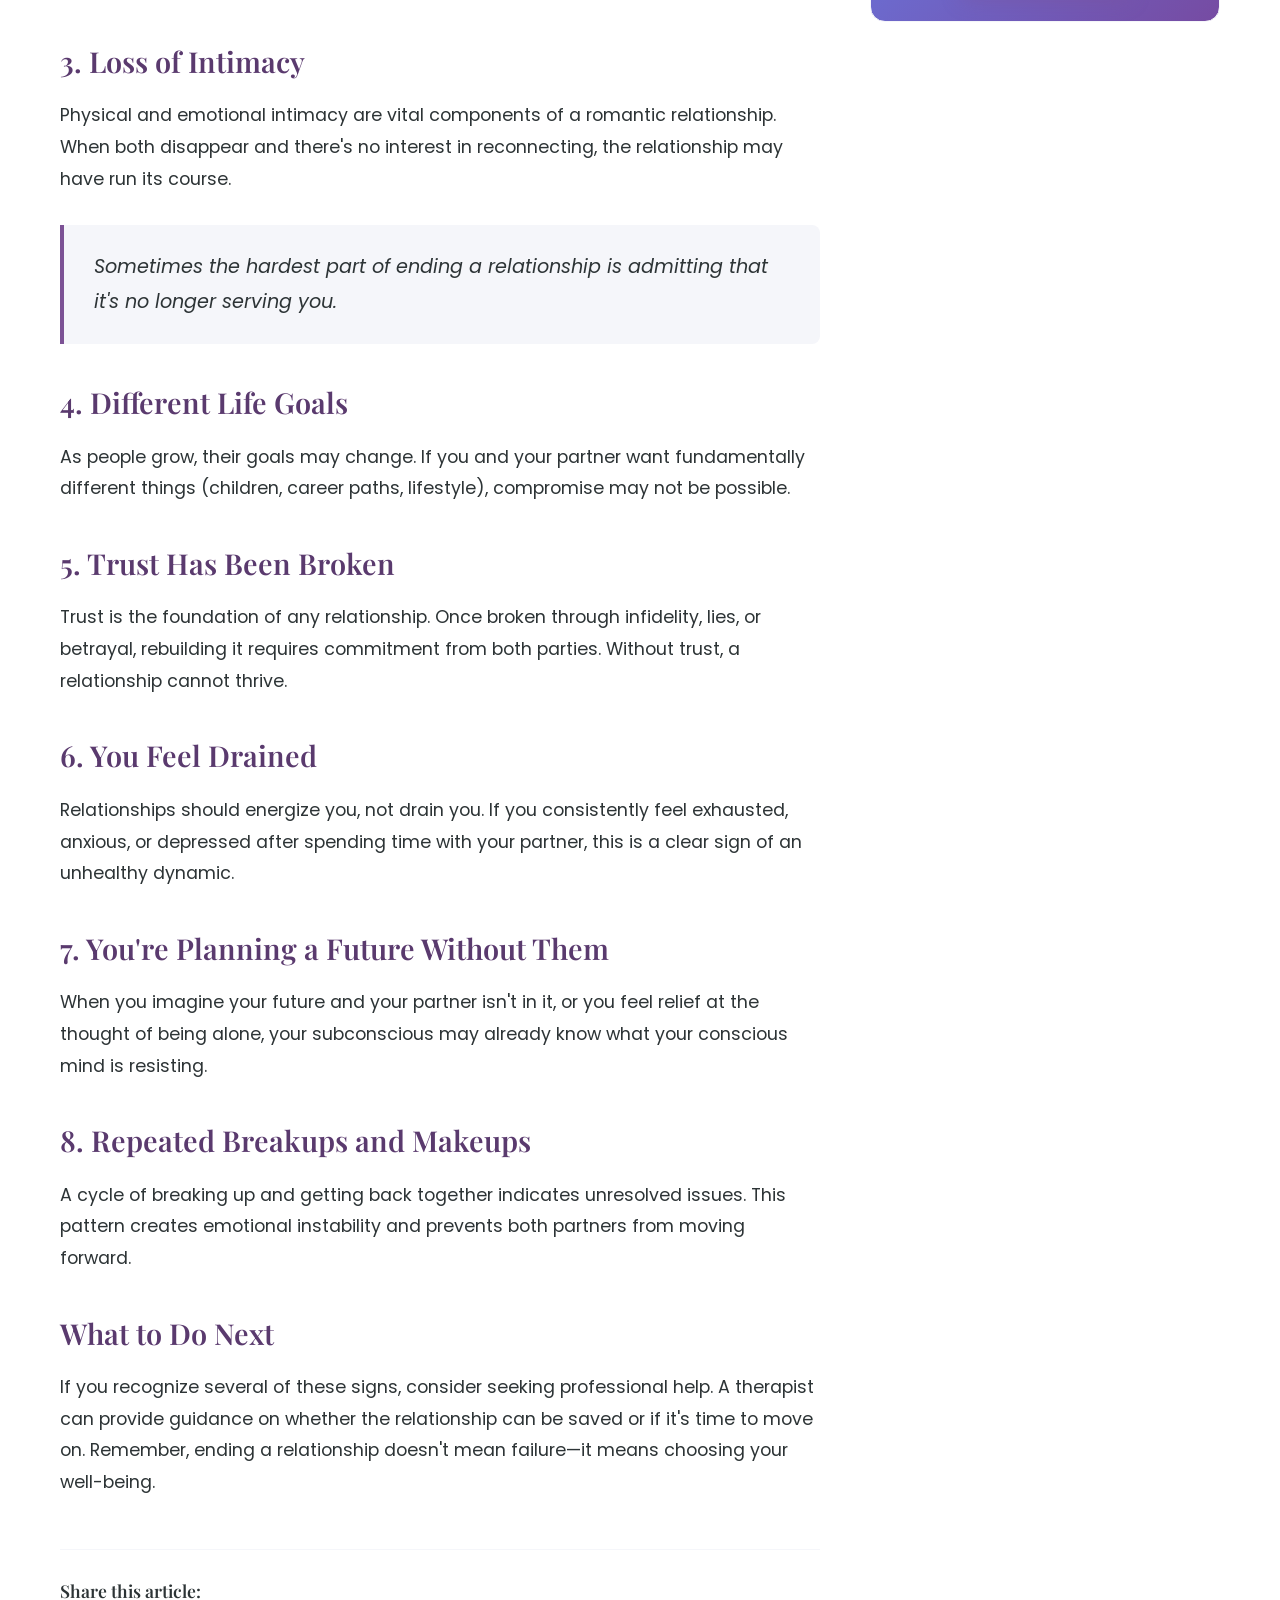
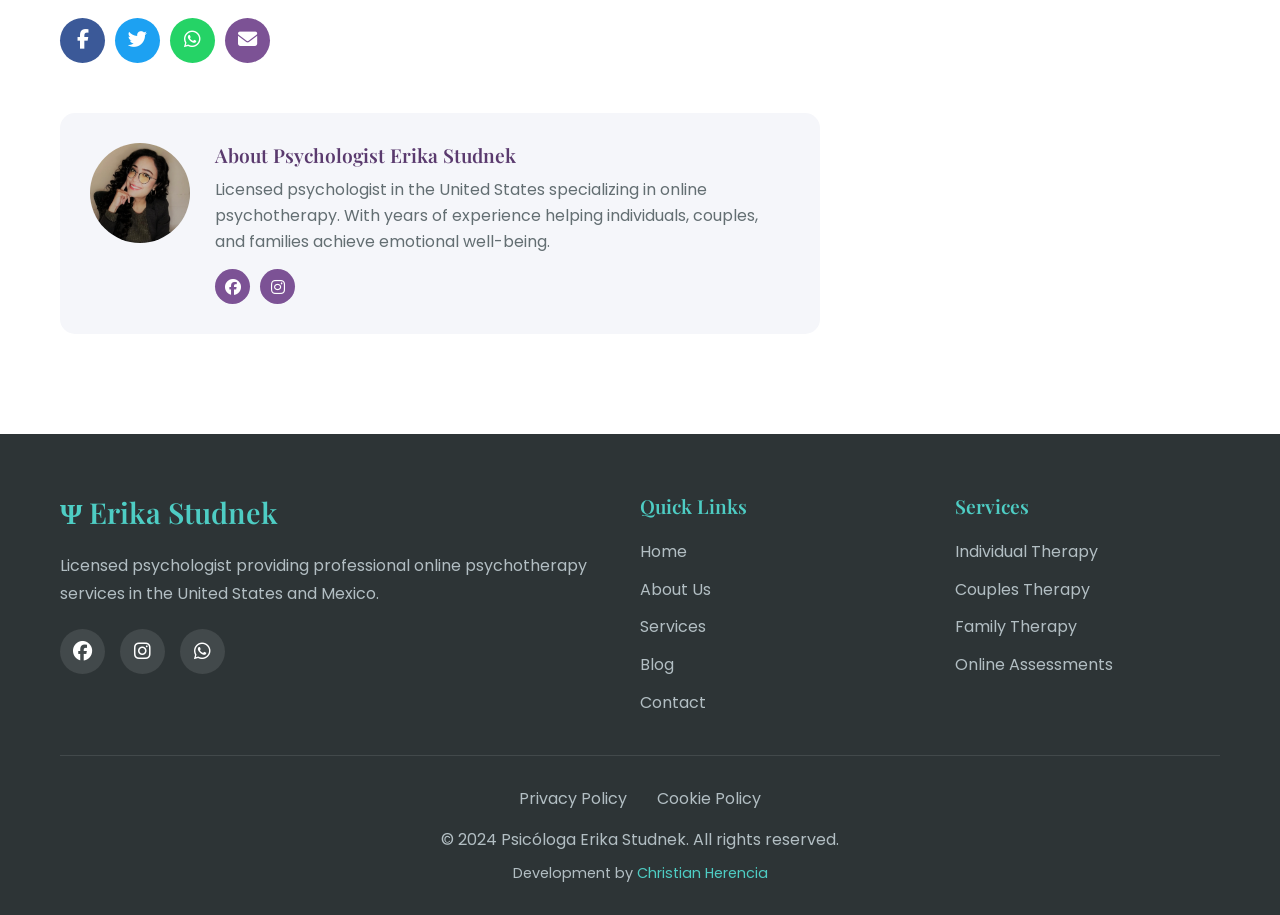
<file: blog-post.html>
<!DOCTYPE html>
<html lang="en">
<head>
    <meta charset="UTF-8">
    <meta name="viewport" content="width=device-width, initial-scale=1.0">
    
    <!-- SEO Metadata - Dynamic via JavaScript -->
    <title>Blog Post | Psychologist Erika Studnek</title>
    <meta name="description" content="Professional psychology articles and mental health resources by licensed psychologist Erika Studnek.">
    <meta name="author" content="Christian Herencia - https://christian-freelance.us/">
    
    <!-- Open Graph / Facebook -->
    <meta property="og:type" content="article">
    <meta property="og:url" content="https://psicologa-erika.com/blog-post.html">
    <meta property="og:title" content="Blog Post | Psychologist Erika Studnek">
    <meta property="og:description" content="Professional psychology articles and mental health resources.">
    <meta property="og:image" content="images/erika.jpg">

    <!-- Twitter -->
    <meta property="twitter:card" content="summary_large_image">
    <meta property="twitter:url" content="https://psicologa-erika.com/blog-post.html">
    <meta property="twitter:title" content="Blog Post | Psychologist Erika Studnek">
    <meta property="twitter:description" content="Professional psychology articles and mental health resources.">
    <meta property="twitter:image" content="images/erika.jpg">

    <!-- Fonts -->
    <link rel="preconnect" href="https://fonts.googleapis.com">
    <link rel="preconnect" href="https://fonts.gstatic.com" crossorigin>
    <link href="https://fonts.googleapis.com/css2?family=Poppins:wght@300;400;500;600;700&family=Playfair+Display:wght@400;500;600;700&display=swap" rel="stylesheet">
    
    <!-- Icons -->
    <link rel="stylesheet" href="https://cdnjs.cloudflare.com/ajax/libs/font-awesome/6.4.0/css/all.min.css">
    
    <!-- Styles -->
    <link rel="stylesheet" href="styles.css">
</head>
<body>
    <!-- Navigation -->
    <nav class="navbar">
        <div class="nav-container">
            <a href="index.html" class="nav-logo">
                <span class="logo-text">Ψ Erika Studnek</span>
            </a>
            <ul class="nav-menu">
                <li><a href="index.html" class="nav-link" data-en="Home" data-es="Inicio">Home</a></li>
                <li><a href="index.html#about" class="nav-link" data-en="About Us" data-es="Somos">About Us</a></li>
                <li><a href="index.html#services" class="nav-link" data-en="Services" data-es="Servicios">Services</a></li>
                <li><a href="index.html#portfolio" class="nav-link" data-en="Portfolio" data-es="Portafolio">Portfolio</a></li>
                <li><a href="blog.html" class="nav-link active" data-en="Blog" data-es="Blog">Blog</a></li>
                <li><a href="contact.html" class="nav-link" data-en="Contact" data-es="Contacto">Contact</a></li>
                <li><a href="booking.html" class="nav-link btn-nav-booking" data-en="Book Now" data-es="Reservar">Book Now</a></li>
                <!-- Language Toggle in Navbar -->
                <li class="nav-link-language">
                    <button class="lang-btn active" data-lang="en">EN</button>
                    <button class="lang-btn" data-lang="es">ES</button>
                </li>
            </ul>
            <div class="hamburger">
                <span class="bar"></span>
                <span class="bar"></span>
                <span class="bar"></span>
            </div>
        </div>
    </nav>

    <!-- Article Header -->
    <section class="article-header">
        <div class="article-header-overlay"></div>
        <div class="container">
            <span class="article-category" id="postCategory">Relationships</span>
            <h1 class="article-title" id="postTitle">8 Signs That Your Relationship Is Over</h1>
            <div class="article-meta">
                <span class="article-author"><i class="fas fa-user"></i> <span data-en="By Psychologist Erika Studnek" data-es="Por Psicóloga Erika Studnek">By Psychologist Erika Studnek</span></span>
                <span class="article-date"><i class="fas fa-calendar"></i> <span id="postDate">March 14, 2024</span></span>
                <span class="article-read-time"><i class="fas fa-clock"></i> <span id="readTime">5 min read</span></span>
            </div>
        </div>
    </section>

    <!-- Article Content -->
    <article class="article-content-section">
        <div class="container">
            <div class="article-grid">
                <div class="article-main">
                    <div class="article-featured-image">
                        <img id="postFeaturedImage" src="images/350630503_1586047888553853_6206773096395252549_n.jpg" alt="Featured Image">
                    </div>
                    
                    <div class="article-body" id="postContent">
                        <p class="lead" data-en="Recognizing the warning signs in your relationship can be difficult, but it's an important step toward making healthy decisions for your emotional well-being." data-es="Reconocer las señales de advertencia en tu relación puede ser difícil, pero es un paso importante para tomar decisiones saludables para tu bienestar emocional.">Recognizing the warning signs in your relationship can be difficult, but it's an important step toward making healthy decisions for your emotional well-being.</p>
                        
                        <h2 data-en="1. Lack of Communication" data-es="1. Falta de Comunicación">1. Lack of Communication</h2>
                        <p data-en="When conversations become rare or superficial, it may indicate a deeper problem. Healthy relationships require open and honest communication. If you find yourself avoiding conversations or feeling unheard, this is a significant warning sign." data-es="Cuando las conversaciones se vuelven escasas o superficiales, puede indicar un problema más profundo. Las relaciones saludables requieren comunicación abierta y honesta. Si te encuentras evitando conversaciones o sintiéndote no escuchado, esta es una señal de advertencia significativa.">When conversations become rare or superficial, it may indicate a deeper problem. Healthy relationships require open and honest communication. If you find yourself avoiding conversations or feeling unheard, this is a significant warning sign.</p>
                        
                        <h2 data-en="2. Constant Criticism" data-es="2. Crítica Constante">2. Constant Criticism</h2>
                        <p data-en="Occasional feedback is normal, but constant criticism erodes self-esteem and trust. When your partner regularly belittles you or makes you feel inadequate, it creates a toxic environment that's hard to recover from." data-es="La retroalimentación ocasional es normal, pero la crítica constante erosiona la autoestima y la confianza. Cuando tu pareja regularmente te menosprecia o te hace sentir inadecuado, crea un entorno tóxico del que es difícil recuperarse.">Occasional feedback is normal, but constant criticism erodes self-esteem and trust. When your partner regularly belittles you or makes you feel inadequate, it creates a toxic environment that's hard to recover from.</p>
                        
                        <h2 data-en="3. Loss of Intimacy" data-es="3. Pérdida de Intimidad">3. Loss of Intimacy</h2>
                        <p data-en="Physical and emotional intimacy are vital components of a romantic relationship. When both disappear and there's no interest in reconnecting, the relationship may have run its course." data-es="La intimidad física y emocional son componentes vitales de una relación romántica. Cuando ambas desaparecen y no hay interés en reconectar, la relación puede haber terminado.">Physical and emotional intimacy are vital components of a romantic relationship. When both disappear and there's no interest in reconnecting, the relationship may have run its course.</p>
                        
                        <blockquote data-en="Sometimes the hardest part of ending a relationship is admitting that it's no longer serving you." data-es="A veces, la parte más difícil de terminar una relación es admitir que ya no te sirve.">Sometimes the hardest part of ending a relationship is admitting that it's no longer serving you.</blockquote>
                        
                        <h2 data-en="4. Different Life Goals" data-es="4. Objetivos de Vida Diferentes">4. Different Life Goals</h2>
                        <p data-en="As people grow, their goals may change. If you and your partner want fundamentally different things (children, career paths, lifestyle), compromise may not be possible." data-es="A medida que las personas crecen, sus objetivos pueden cambiar. Si tú y tu pareja quieren cosas fundamentalmente diferentes (hijos, trayectorias profesionales, estilo de vida), el compromiso puede no ser posible.">As people grow, their goals may change. If you and your partner want fundamentally different things (children, career paths, lifestyle), compromise may not be possible.</p>
                        
                        <h2 data-en="5. Trust Has Been Broken" data-es="5. La Confianza Se Ha Roto">5. Trust Has Been Broken</h2>
                        <p data-en="Trust is the foundation of any relationship. Once broken through infidelity, lies, or betrayal, rebuilding it requires commitment from both parties. Without trust, a relationship cannot thrive." data-es="La confianza es la base de cualquier relación. Una vez rota por infidelidad, mentiras o traición, reconstruirla requiere compromiso de ambas partes. Sin confianza, una relación no puede prosperar.">Trust is the foundation of any relationship. Once broken through infidelity, lies, or betrayal, rebuilding it requires commitment from both parties. Without trust, a relationship cannot thrive.</p>
                        
                        <h2 data-en="6. You Feel Drained" data-es="6. Te Sientes Agotado">6. You Feel Drained</h2>
                        <p data-en="Relationships should energize you, not drain you. If you consistently feel exhausted, anxious, or depressed after spending time with your partner, this is a clear sign of an unhealthy dynamic." data-es="Las relaciones deberían energizarte, no agotarte. Si consistentemente te sientes agotado, ansioso o deprimido después de pasar tiempo con tu pareja, esta es una señal clara de una dinámica poco saludable.">Relationships should energize you, not drain you. If you consistently feel exhausted, anxious, or depressed after spending time with your partner, this is a clear sign of an unhealthy dynamic.</p>
                        
                        <h2 data-en="7. You're Planning a Future Without Them" data-es="7. Estás Planeando un Futuro Sin Ellos">7. You're Planning a Future Without Them</h2>
                        <p data-en="When you imagine your future and your partner isn't in it, or you feel relief at the thought of being alone, your subconscious may already know what your conscious mind is resisting." data-es="Cuando imaginas tu futuro y tu pareja no está en él, o sientes alivio al pensar en estar solo, tu subconsciente puede saber ya lo que tu mente consciente está resistiendo.">When you imagine your future and your partner isn't in it, or you feel relief at the thought of being alone, your subconscious may already know what your conscious mind is resisting.</p>
                        
                        <h2 data-en="8. Repeated Breakups and Makeups" data-es="8. Rupturas y Reconciliaciones Repetidas">8. Repeated Breakups and Makeups</h2>
                        <p data-en="A cycle of breaking up and getting back together indicates unresolved issues. This pattern creates emotional instability and prevents both partners from moving forward." data-es="Un ciclo de rupturas y reconciliaciones indica problemas no resueltos. Este patrón crea inestabilidad emocional y evita que ambas partes avancen.">A cycle of breaking up and getting back together indicates unresolved issues. This pattern creates emotional instability and prevents both partners from moving forward.</p>
                        
                        <h2 data-en="What to Do Next" data-es="Qué Hacer Después">What to Do Next</h2>
                        <p data-en="If you recognize several of these signs, consider seeking professional help. A therapist can provide guidance on whether the relationship can be saved or if it's time to move on. Remember, ending a relationship doesn't mean failure—it means choosing your well-being." data-es="Si reconoces varias de estas señales, considera buscar ayuda profesional. Un terapeuta puede proporcionar orientación sobre si la relación se puede salvar o si es hora de seguir adelante. Recuerda, terminar una relación no significa fracaso, significa elegir tu bienestar.">If you recognize several of these signs, consider seeking professional help. A therapist can provide guidance on whether the relationship can be saved or if it's time to move on. Remember, ending a relationship doesn't mean failure—it means choosing your well-being.</p>
                    </div>
                    
                    <!-- Share Buttons -->
                    <div class="article-share">
                        <h4 data-en="Share this article:" data-es="Comparte este artículo:">Share this article:</h4>
                        <div class="share-buttons">
                            <a href="#" class="share-btn facebook"><i class="fab fa-facebook-f"></i></a>
                            <a href="#" class="share-btn twitter"><i class="fab fa-twitter"></i></a>
                            <a href="#" class="share-btn whatsapp"><i class="fab fa-whatsapp"></i></a>
                            <a href="#" class="share-btn email"><i class="fas fa-envelope"></i></a>
                        </div>
                    </div>
                    
                    <!-- Author Box -->
                    <div class="author-box">
                        <img src="images/erika.jpg" alt="Psychologist Erika Studnek" class="author-image">
                        <div class="author-info">
                            <h4 data-en="About Psychologist Erika Studnek" data-es="Sobre la Psicóloga Erika Studnek">About Psychologist Erika Studnek</h4>
                            <p data-en="Licensed psychologist in the United States specializing in online psychotherapy. With years of experience helping individuals, couples, and families achieve emotional well-being." data-es="Psicóloga colegiada en Estados Unidos especializada en psicoterapia online. Con años de experiencia ayudando a individuos, parejas y familias a lograr el bienestar emocional.">Licensed psychologist in the United States specializing in online psychotherapy. With years of experience helping individuals, couples, and families achieve emotional well-being.</p>
                            <div class="author-social">
                                <a href="https://www.facebook.com/psicologa.erika.studnek" target="_blank"><i class="fab fa-facebook"></i></a>
                                <a href="https://www.instagram.com/psicologa_erika.studnek/" target="_blank"><i class="fab fa-instagram"></i></a>
                            </div>
                        </div>
                    </div>
                </div>
                
                <!-- Sidebar -->
                <aside class="article-sidebar">
                    <div class="sidebar-widget">
                        <h4 data-en="Related Articles" data-es="Artículos Relacionados">Related Articles</h4>
                        <div class="related-posts">
                            <a href="blog-post.html?id=2" class="related-post">
                                <img src="images/350540271_3507701999464846_8280952503391409201_n.jpg" alt="Related Post">
                                <span data-en="Communication Breakdown: How to Reconnect" data-es="Ruptura de Comunicación: Cómo Reconectar">Communication Breakdown: How to Reconnect</span>
                            </a>
                            <a href="blog-post.html?id=5" class="related-post">
                                <img src="images/481009061_649521480877088_4017605672016130836_n.jpg" alt="Related Post">
                                <span data-en="Get Adolescents Involved: Consider Their Opinion" data-es="Haz Que Se Involucren: Considera Su Opinión">Get Adolescents Involved: Consider Their Opinion</span>
                            </a>
                            <a href="blog-post.html?id=4" class="related-post">
                                <img src="images/480931755_649521474210422_8021158751143666965_n.jpg" alt="Related Post">
                                <span data-en="The Power of Smiling" data-es="El Poder de Sonreír">The Power of Smiling</span>
                            </a>
                        </div>
                    </div>
                    
                    <div class="sidebar-widget">
                        <h4 data-en="Categories" data-es="Categorías">Categories</h4>
                        <ul class="category-list">
                            <li><a href="blog.html?filter=relationships" data-en="Relationships" data-es="Relaciones">Relationships</a></li>
                            <li><a href="blog.html?filter=wellness" data-en="Wellness" data-es="Bienestar">Wellness</a></li>
                            <li><a href="blog.html?filter=mental-health" data-en="Mental Health" data-es="Salud Mental">Mental Health</a></li>
                            <li><a href="blog.html?filter=parenting" data-en="Parenting" data-es="Crianza">Parenting</a></li>
                            <li><a href="blog.html?filter=personal-growth" data-en="Personal Growth" data-es="Crecimiento Personal">Personal Growth</a></li>
                        </ul>
                    </div>
                    
                    <div class="sidebar-widget cta-widget">
                        <h4 data-en="Need Professional Help?" data-es="¿Necesitas Ayuda Profesional?">Need Professional Help?</h4>
                        <p data-en="Schedule a session with Psychologist Erika Studnek for personalized support." data-es="Agenda una sesión con la Psicóloga Erika Studnek para apoyo personalizado.">Schedule a session with Psychologist Erika Studnek for personalized support.</p>
                        <a href="booking.html" class="btn btn-primary" data-en="Book Now" data-es="Reservar Ahora">Book Now</a>
                    </div>
                </aside>
            </div>
        </div>
    </article>

    <!-- Footer -->
    <footer class="footer">
        <div class="container">
            <div class="footer-grid">
                <div class="footer-about">
                    <h3>Ψ Erika Studnek</h3>
                    <p data-en="Licensed psychologist providing professional online psychotherapy services in the United States and Mexico." data-es="Psicóloga colegiada brindando servicios profesionales de psicoterapia online en Estados Unidos y México.">Licensed psychologist providing professional online psychotherapy services in the United States and Mexico.</p>
                    <div class="social-links">
                        <a href="https://www.facebook.com/psicologa.erika.studnek" target="_blank"><i class="fab fa-facebook"></i></a>
                        <a href="https://www.instagram.com/psicologa_erika.studnek/" target="_blank"><i class="fab fa-instagram"></i></a>
                        <a href="https://wa.me/524444605835" target="_blank"><i class="fab fa-whatsapp"></i></a>
                    </div>
                </div>
                
                <div class="footer-links">
                    <h4 data-en="Quick Links" data-es="Enlaces Rápidos">Quick Links</h4>
                    <ul>
                        <li><a href="index.html" data-en="Home" data-es="Inicio">Home</a></li>
                        <li><a href="index.html#about" data-en="About Us" data-es="Somos">About Us</a></li>
                        <li><a href="index.html#services" data-en="Services" data-es="Servicios">Services</a></li>
                        <li><a href="blog.html" data-en="Blog" data-es="Blog">Blog</a></li>
                        <li><a href="contact.html" data-en="Contact" data-es="Contacto">Contact</a></li>
                    </ul>
                </div>
                
                <div class="footer-services">
                    <h4 data-en="Services" data-es="Servicios">Services</h4>
                    <ul>
                        <li data-en="Individual Therapy" data-es="Terapia Individual">Individual Therapy</li>
                        <li data-en="Couples Therapy" data-es="Terapia de Pareja">Couples Therapy</li>
                        <li data-en="Family Therapy" data-es="Terapia Familiar">Family Therapy</li>
                        <li data-en="Online Assessments" data-es="Evaluaciones Online">Online Assessments</li>
                    </ul>
                </div>
            </div>
            
            <div class="footer-bottom">
                <div class="footer-legal">
                    <a href="#privacy" data-en="Privacy Policy" data-es="Política de Privacidad">Privacy Policy</a>
                    <a href="#cookies" data-en="Cookie Policy" data-es="Política de Cookies">Cookie Policy</a>
                </div>
                <p class="copyright">
                    © 2024 Psicóloga Erika Studnek. <span data-en="All rights reserved." data-es="Todos los derechos reservados.">All rights reserved.</span>
                </p>
                <p class="developer-credit">
                    Development by <a href="https://christian-freelance.us/" target="_blank">Christian Herencia</a>
                </p>
            </div>
        </div>
    </footer>

    <!-- Scroll to Top Button -->
    <button class="scroll-top" id="scrollTop">
        <i class="fas fa-arrow-up"></i>
    </button>

    <!-- WhatsApp Button -->
    <a href="https://wa.me/524444605835" class="whatsapp-float" target="_blank">
        <i class="fab fa-whatsapp"></i>
    </a>

    <!-- Scripts -->
    <script src="script.js"></script>
    <script src="blog.js"></script>
</body>
</html>
</file>
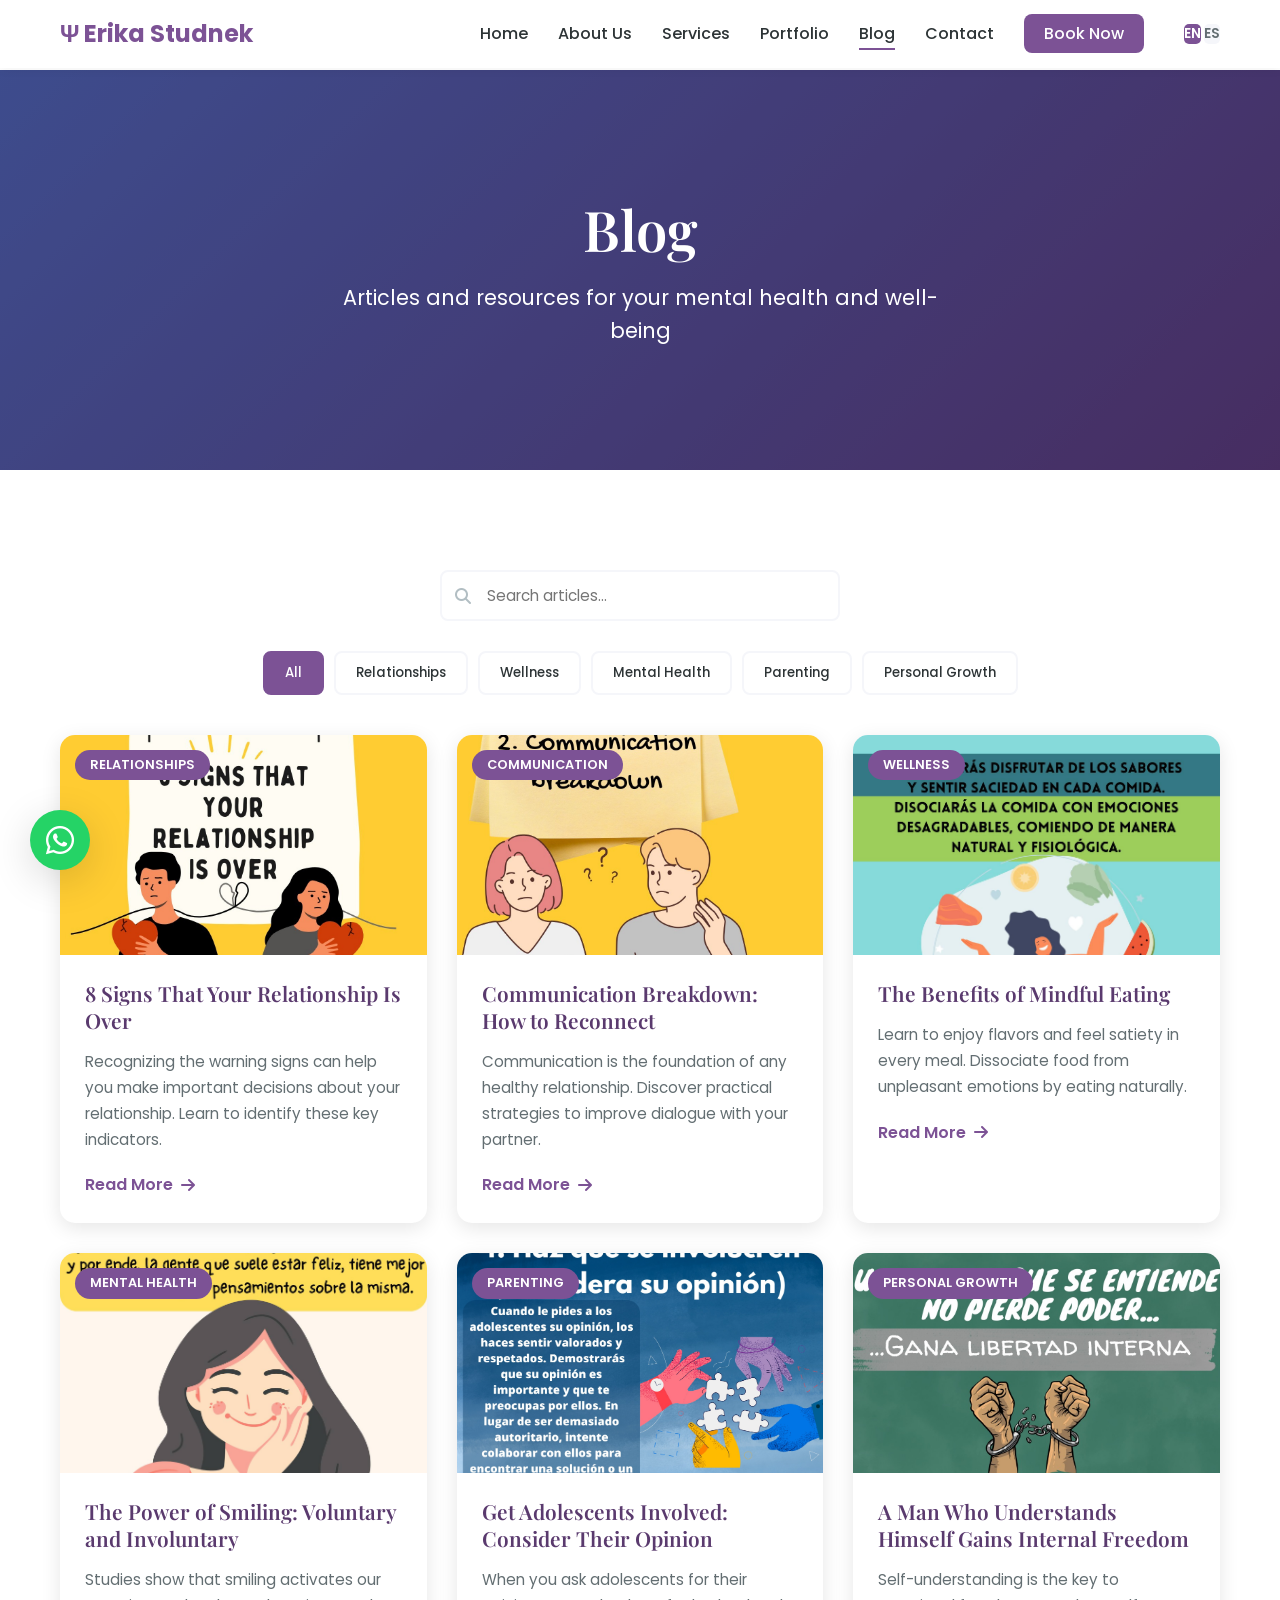
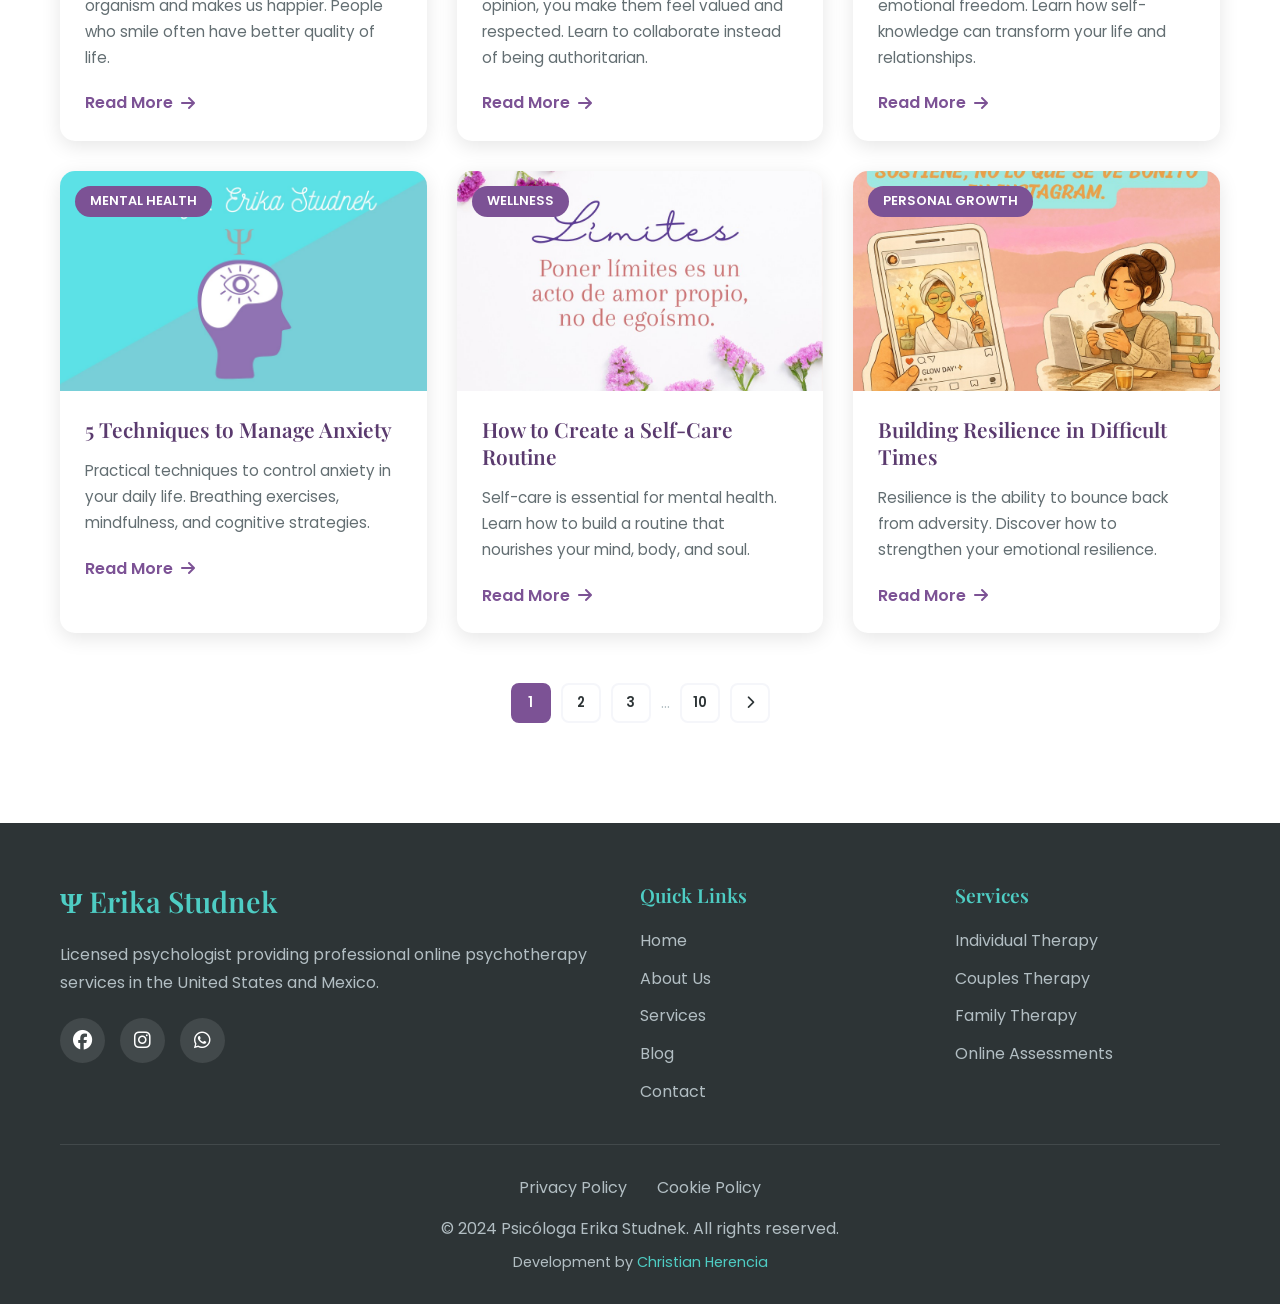
<file: blog.html>
<!DOCTYPE html>
<html lang="en">
<head>
    <meta charset="UTF-8">
    <meta name="viewport" content="width=device-width, initial-scale=1.0">
    
    <!-- SEO Metadata - English -->
    <title>Blog | Psychologist Erika Studnek | Mental Health Articles</title>
    <meta name="title" content="Blog | Psychologist Erika Studnek | Mental Health Articles">
    <meta name="description" content="Read articles about mental health, psychology, relationships, wellness, and personal growth. Professional advice from licensed psychologist Erika Studnek.">
    <meta name="keywords" content="psychology blog, mental health articles, therapy tips, relationships, wellness, self-care, Erika Studnek">
    <meta name="author" content="Christian Herencia - https://christian-freelance.us/">
    <meta name="robots" content="index, follow">
    
    <!-- SEO Metadata - Spanish -->
    <meta name="title" content="Blog | Psicóloga Erika Studnek | Artículos de Salud Mental" hreflang="es">
    <meta name="description" content="Lee artículos sobre salud mental, psicología, relaciones, bienestar y crecimiento personal. Consejos profesionales de la psicóloga colegiada Erika Studnek." hreflang="es">
    
    <!-- Open Graph / Facebook -->
    <meta property="og:type" content="website">
    <meta property="og:url" content="https://psicologa-erika.com/blog.html">
    <meta property="og:title" content="Blog | Psychologist Erika Studnek">
    <meta property="og:description" content="Read articles about mental health, psychology, relationships, and wellness.">
    <meta property="og:image" content="images/erika.jpg">

    <!-- Twitter -->
    <meta property="twitter:card" content="summary_large_image">
    <meta property="twitter:url" content="https://psicologa-erika.com/blog.html">
    <meta property="twitter:title" content="Blog | Psychologist Erika Studnek">
    <meta property="twitter:description" content="Read articles about mental health, psychology, relationships, and wellness.">
    <meta property="twitter:image" content="images/erika.jpg">

    <!-- Canonical -->
    <link rel="canonical" href="https://psicologa-erika.com/blog.html">
    <link rel="alternate" hreflang="en" href="https://psicologa-erika.com/blog.html">
    <link rel="alternate" hreflang="es" href="https://psicologa-erika.com/blog.html?lang=es">

    <!-- Fonts -->
    <link rel="preconnect" href="https://fonts.googleapis.com">
    <link rel="preconnect" href="https://fonts.gstatic.com" crossorigin>
    <link href="https://fonts.googleapis.com/css2?family=Poppins:wght@300;400;500;600;700&family=Playfair+Display:wght@400;500;600;700&display=swap" rel="stylesheet">
    
    <!-- Icons -->
    <link rel="stylesheet" href="https://cdnjs.cloudflare.com/ajax/libs/font-awesome/6.4.0/css/all.min.css">
    
    <!-- Styles -->
    <link rel="stylesheet" href="styles.css">
</head>
<body>
    <!-- Navigation -->
    <nav class="navbar">
        <div class="nav-container">
            <a href="index.html" class="nav-logo">
                <span class="logo-text">Ψ Erika Studnek</span>
            </a>
            <ul class="nav-menu">
                <li><a href="index.html" class="nav-link" data-en="Home" data-es="Inicio">Home</a></li>
                <li><a href="index.html#about" class="nav-link" data-en="About Us" data-es="Somos">About Us</a></li>
                <li><a href="index.html#services" class="nav-link" data-en="Services" data-es="Servicios">Services</a></li>
                <li><a href="index.html#portfolio" class="nav-link" data-en="Portfolio" data-es="Portafolio">Portfolio</a></li>
                <li><a href="blog.html" class="nav-link active" data-en="Blog" data-es="Blog">Blog</a></li>
                <li><a href="contact.html" class="nav-link" data-en="Contact" data-es="Contacto">Contact</a></li>
                <li><a href="booking.html" class="nav-link btn-nav-booking" data-en="Book Now" data-es="Reservar">Book Now</a></li>
                <!-- Language Toggle in Navbar -->
                <li class="nav-link-language">
                    <button class="lang-btn active" data-lang="en">EN</button>
                    <button class="lang-btn" data-lang="es">ES</button>
                </li>
            </ul>
            <div class="hamburger">
                <span class="bar"></span>
                <span class="bar"></span>
                <span class="bar"></span>
            </div>
        </div>
    </nav>

    <!-- Page Header -->
    <section class="page-header">
        <div class="page-header-overlay"></div>
        <div class="container">
            <h1 class="page-title" data-en="Blog" data-es="Blog">Blog</h1>
            <p class="page-subtitle" data-en="Articles and resources for your mental health and well-being" data-es="Artículos y recursos para tu salud mental y bienestar">Articles and resources for your mental health and well-being</p>
        </div>
    </section>

    <!-- Blog Section -->
    <section class="blog-page-section">
        <div class="container">
            <!-- Search & Filter -->
            <div class="blog-filters">
                <div class="search-box">
                    <i class="fas fa-search"></i>
                    <input type="text" id="searchInput" placeholder="Search articles..." data-placeholder-en="Search articles..." data-placeholder-es="Buscar artículos...">
                </div>
                <div class="filter-buttons">
                    <button class="filter-btn active" data-filter="all" data-en="All" data-es="Todos">All</button>
                    <button class="filter-btn" data-filter="relationships" data-en="Relationships" data-es="Relaciones">Relationships</button>
                    <button class="filter-btn" data-filter="wellness" data-en="Wellness" data-es="Bienestar">Wellness</button>
                    <button class="filter-btn" data-filter="mental-health" data-en="Mental Health" data-es="Salud Mental">Mental Health</button>
                    <button class="filter-btn" data-filter="parenting" data-en="Parenting" data-es="Crianza">Parenting</button>
                    <button class="filter-btn" data-filter="personal-growth" data-en="Personal Growth" data-es="Crecimiento Personal">Personal Growth</button>
                </div>
            </div>
            
            <div class="blog-grid">
                <!-- Blog Post 1 -->
                <article class="blog-card" data-category="relationships">
                    <div class="blog-image">
                        <img src="images/350630503_1586047888553853_6206773096395252549_n.jpg" alt="Relationship Signs" loading="lazy">
                        <div class="blog-category" data-en="Relationships" data-es="Relaciones">Relationships</div>
                    </div>
                    <div class="blog-content">
                        <h3 class="blog-title" data-en="8 Signs That Your Relationship Is Over" data-es="8 Señales de Que Tu Relación Terminó">8 Signs That Your Relationship Is Over</h3>
                        <p class="blog-excerpt" data-en="Recognizing the warning signs can help you make important decisions about your relationship. Learn to identify these key indicators." data-es="Reconocer las señales de advertencia puede ayudarte a tomar decisiones importantes sobre tu relación. Aprende a identificar estos indicadores clave.">Recognizing the warning signs can help you make important decisions about your relationship. Learn to identify these key indicators.</p>
                        <a href="blog-post.html?id=1" class="blog-link" data-en="Read More" data-es="Leer Más">Read More <i class="fas fa-arrow-right"></i></a>
                    </div>
                </article>

                <!-- Blog Post 2 -->
                <article class="blog-card" data-category="relationships">
                    <div class="blog-image">
                        <img src="images/350540271_3507701999464846_8280952503391409201_n.jpg" alt="Communication" loading="lazy">
                        <div class="blog-category" data-en="Communication" data-es="Comunicación">Communication</div>
                    </div>
                    <div class="blog-content">
                        <h3 class="blog-title" data-en="Communication Breakdown: How to Reconnect" data-es="Ruptura de Comunicación: Cómo Reconectar">Communication Breakdown: How to Reconnect</h3>
                        <p class="blog-excerpt" data-en="Communication is the foundation of any healthy relationship. Discover practical strategies to improve dialogue with your partner." data-es="La comunicación es la base de cualquier relación saludable. Descubre estrategias prácticas para mejorar el diálogo con tu pareja.">Communication is the foundation of any healthy relationship. Discover practical strategies to improve dialogue with your partner.</p>
                        <a href="blog-post.html?id=2" class="blog-link" data-en="Read More" data-es="Leer Más">Read More <i class="fas fa-arrow-right"></i></a>
                    </div>
                </article>

                <!-- Blog Post 3 -->
                <article class="blog-card" data-category="wellness">
                    <div class="blog-image">
                        <img src="images/481117569_649651740864062_1600685201661437948_n.jpg" alt="Mindful Eating" loading="lazy">
                        <div class="blog-category" data-en="Wellness" data-es="Bienestar">Wellness</div>
                    </div>
                    <div class="blog-content">
                        <h3 class="blog-title" data-en="The Benefits of Mindful Eating" data-es="Las Ventajas del Mindful Eating">The Benefits of Mindful Eating</h3>
                        <p class="blog-excerpt" data-en="Learn to enjoy flavors and feel satiety in every meal. Dissociate food from unpleasant emotions by eating naturally." data-es="Consigue disfrutar de los sabores y sentir saciedad en cada comida. Disociarás la comida con emociones desagradables, comiendo de manera natural.">Learn to enjoy flavors and feel satiety in every meal. Dissociate food from unpleasant emotions by eating naturally.</p>
                        <a href="blog-post.html?id=3" class="blog-link" data-en="Read More" data-es="Leer Más">Read More <i class="fas fa-arrow-right"></i></a>
                    </div>
                </article>

                <!-- Blog Post 4 -->
                <article class="blog-card" data-category="mental-health">
                    <div class="blog-image">
                        <img src="images/480931755_649521474210422_8021158751143666965_n.jpg" alt="Smile Benefits" loading="lazy">
                        <div class="blog-category" data-en="Mental Health" data-es="Salud Mental">Mental Health</div>
                    </div>
                    <div class="blog-content">
                        <h3 class="blog-title" data-en="The Power of Smiling: Voluntary and Involuntary" data-es="El Poder de Sonreír: Voluntaria e Involuntariamente">The Power of Smiling: Voluntary and Involuntary</h3>
                        <p class="blog-excerpt" data-en="Studies show that smiling activates our organism and makes us happier. People who smile often have better quality of life." data-es="Está demostrado que una sonrisa hace que nuestro organismo se alborote y se ponga más feliz. Mejor calidad de vida y pensamientos.">Studies show that smiling activates our organism and makes us happier. People who smile often have better quality of life.</p>
                        <a href="blog-post.html?id=4" class="blog-link" data-en="Read More" data-es="Leer Más">Read More <i class="fas fa-arrow-right"></i></a>
                    </div>
                </article>

                <!-- Blog Post 5 -->
                <article class="blog-card" data-category="parenting">
                    <div class="blog-image">
                        <img src="images/481009061_649521480877088_4017605672016130836_n.jpg" alt="Parenting" loading="lazy">
                        <div class="blog-category" data-en="Parenting" data-es="Crianza">Parenting</div>
                    </div>
                    <div class="blog-content">
                        <h3 class="blog-title" data-en="Get Adolescents Involved: Consider Their Opinion" data-es="Haz Que Se Involucren: Considera Su Opinión">Get Adolescents Involved: Consider Their Opinion</h3>
                        <p class="blog-excerpt" data-en="When you ask adolescents for their opinion, you make them feel valued and respected. Learn to collaborate instead of being authoritarian." data-es="Cuando le pides a los adolescentes su opinión, los haces sentir valorados. Colabora en lugar de ser autoritario.">When you ask adolescents for their opinion, you make them feel valued and respected. Learn to collaborate instead of being authoritarian.</p>
                        <a href="blog-post.html?id=5" class="blog-link" data-en="Read More" data-es="Leer Más">Read More <i class="fas fa-arrow-right"></i></a>
                    </div>
                </article>

                <!-- Blog Post 6 -->
                <article class="blog-card" data-category="personal-growth">
                    <div class="blog-image">
                        <img src="images/642393365_928601772969056_1061125948506107279_n.jpg" alt="Internal Freedom" loading="lazy">
                        <div class="blog-category" data-en="Personal Growth" data-es="Crecimiento Personal">Personal Growth</div>
                    </div>
                    <div class="blog-content">
                        <h3 class="blog-title" data-en="A Man Who Understands Himself Gains Internal Freedom" data-es="Un Hombre Que Se Entiende No Pierde Poder, Gana Libertad Interna">A Man Who Understands Himself Gains Internal Freedom</h3>
                        <p class="blog-excerpt" data-en="Self-understanding is the key to emotional freedom. Learn how self-knowledge can transform your life and relationships." data-es="El autoconocimiento es la clave de la libertad emocional. Aprende cómo el autoconocimiento puede transformar tu vida.">Self-understanding is the key to emotional freedom. Learn how self-knowledge can transform your life and relationships.</p>
                        <a href="blog-post.html?id=6" class="blog-link" data-en="Read More" data-es="Leer Más">Read More <i class="fas fa-arrow-right"></i></a>
                    </div>
                </article>

                <!-- Blog Post 7 -->
                <article class="blog-card" data-category="mental-health">
                    <div class="blog-image">
                        <img src="images/270131244_127109693118272_4378679732040315319_n.jpg" alt="Anxiety Management" loading="lazy">
                        <div class="blog-category" data-en="Mental Health" data-es="Salud Mental">Mental Health</div>
                    </div>
                    <div class="blog-content">
                        <h3 class="blog-title" data-en="5 Techniques to Manage Anxiety" data-es="5 Técnicas para Manejar la Ansiedad">5 Techniques to Manage Anxiety</h3>
                        <p class="blog-excerpt" data-en="Practical techniques to control anxiety in your daily life. Breathing exercises, mindfulness, and cognitive strategies." data-es="Técnicas prácticas para controlar la ansiedad en tu vida diaria. Ejercicios de respiración, mindfulness y estrategias cognitivas.">Practical techniques to control anxiety in your daily life. Breathing exercises, mindfulness, and cognitive strategies.</p>
                        <a href="blog-post.html?id=7" class="blog-link" data-en="Read More" data-es="Leer Más">Read More <i class="fas fa-arrow-right"></i></a>
                    </div>
                </article>

                <!-- Blog Post 8 -->
                <article class="blog-card" data-category="wellness">
                    <div class="blog-image">
                        <img src="images/633722180_917713054057928_5941644025081861842_n.jpg" alt="Stress Relief" loading="lazy">
                        <div class="blog-category" data-en="Wellness" data-es="Bienestar">Wellness</div>
                    </div>
                    <div class="blog-content">
                        <h3 class="blog-title" data-en="How to Create a Self-Care Routine" data-es="Cómo Crear una Rutina de Autocuidado">How to Create a Self-Care Routine</h3>
                        <p class="blog-excerpt" data-en="Self-care is essential for mental health. Learn how to build a routine that nourishes your mind, body, and soul." data-es="El autocuidado es esencial para la salud mental. Aprende a construir una rutina que nutra tu mente, cuerpo y alma.">Self-care is essential for mental health. Learn how to build a routine that nourishes your mind, body, and soul.</p>
                        <a href="blog-post.html?id=8" class="blog-link" data-en="Read More" data-es="Leer Más">Read More <i class="fas fa-arrow-right"></i></a>
                    </div>
                </article>

                <!-- Blog Post 9 -->
                <article class="blog-card" data-category="personal-growth">
                    <div class="blog-image">
                        <img src="images/636673216_924501873379046_3196286490393158550_n.jpg" alt="Personal Growth" loading="lazy">
                        <div class="blog-category" data-en="Personal Growth" data-es="Crecimiento Personal">Personal Growth</div>
                    </div>
                    <div class="blog-content">
                        <h3 class="blog-title" data-en="Building Resilience in Difficult Times" data-es="Construyendo Resiliencia en Tiempos Difíciles">Building Resilience in Difficult Times</h3>
                        <p class="blog-excerpt" data-en="Resilience is the ability to bounce back from adversity. Discover how to strengthen your emotional resilience." data-es="La resiliencia es la capacidad de recuperarse de la adversidad. Descubre cómo fortalecer tu resiliencia emocional.">Resilience is the ability to bounce back from adversity. Discover how to strengthen your emotional resilience.</p>
                        <a href="blog-post.html?id=9" class="blog-link" data-en="Read More" data-es="Leer Más">Read More <i class="fas fa-arrow-right"></i></a>
                    </div>
                </article>
            </div>
            
            <!-- Pagination -->
            <div class="blog-pagination">
                <button class="pagination-btn active">1</button>
                <button class="pagination-btn">2</button>
                <button class="pagination-btn">3</button>
                <span class="pagination-dots">...</span>
                <button class="pagination-btn">10</button>
                <button class="pagination-btn next"><i class="fas fa-chevron-right"></i></button>
            </div>
        </div>
    </section>

    <!-- Footer -->
    <footer class="footer">
        <div class="container">
            <div class="footer-grid">
                <div class="footer-about">
                    <h3>Ψ Erika Studnek</h3>
                    <p data-en="Licensed psychologist providing professional online psychotherapy services in the United States and Mexico." data-es="Psicóloga colegiada brindando servicios profesionales de psicoterapia online en Estados Unidos y México.">Licensed psychologist providing professional online psychotherapy services in the United States and Mexico.</p>
                    <div class="social-links">
                        <a href="https://www.facebook.com/psicologa.erika.studnek" target="_blank"><i class="fab fa-facebook"></i></a>
                        <a href="https://www.instagram.com/psicologa_erika.studnek/" target="_blank"><i class="fab fa-instagram"></i></a>
                        <a href="https://wa.me/524444605835" target="_blank"><i class="fab fa-whatsapp"></i></a>
                    </div>
                </div>
                
                <div class="footer-links">
                    <h4 data-en="Quick Links" data-es="Enlaces Rápidos">Quick Links</h4>
                    <ul>
                        <li><a href="index.html" data-en="Home" data-es="Inicio">Home</a></li>
                        <li><a href="index.html#about" data-en="About Us" data-es="Somos">About Us</a></li>
                        <li><a href="index.html#services" data-en="Services" data-es="Servicios">Services</a></li>
                        <li><a href="blog.html" data-en="Blog" data-es="Blog">Blog</a></li>
                        <li><a href="contact.html" data-en="Contact" data-es="Contacto">Contact</a></li>
                    </ul>
                </div>
                
                <div class="footer-services">
                    <h4 data-en="Services" data-es="Servicios">Services</h4>
                    <ul>
                        <li data-en="Individual Therapy" data-es="Terapia Individual">Individual Therapy</li>
                        <li data-en="Couples Therapy" data-es="Terapia de Pareja">Couples Therapy</li>
                        <li data-en="Family Therapy" data-es="Terapia Familiar">Family Therapy</li>
                        <li data-en="Online Assessments" data-es="Evaluaciones Online">Online Assessments</li>
                    </ul>
                </div>
            </div>
            
            <div class="footer-bottom">
                <div class="footer-legal">
                    <a href="#privacy" data-en="Privacy Policy" data-es="Política de Privacidad">Privacy Policy</a>
                    <a href="#cookies" data-en="Cookie Policy" data-es="Política de Cookies">Cookie Policy</a>
                </div>
                <p class="copyright">
                    © 2024 Psicóloga Erika Studnek. <span data-en="All rights reserved." data-es="Todos los derechos reservados.">All rights reserved.</span>
                </p>
                <p class="developer-credit">
                    Development by <a href="https://christian-freelance.us/" target="_blank">Christian Herencia</a>
                </p>
            </div>
        </div>
    </footer>

    <!-- Scroll to Top Button -->
    <button class="scroll-top" id="scrollTop">
        <i class="fas fa-arrow-up"></i>
    </button>

    <!-- WhatsApp Button -->
    <a href="https://wa.me/524444605835" class="whatsapp-float" target="_blank">
        <i class="fab fa-whatsapp"></i>
    </a>

    <!-- Scripts -->
    <script src="script.js"></script>
    <script src="blog.js"></script>
</body>
</html>
</file>
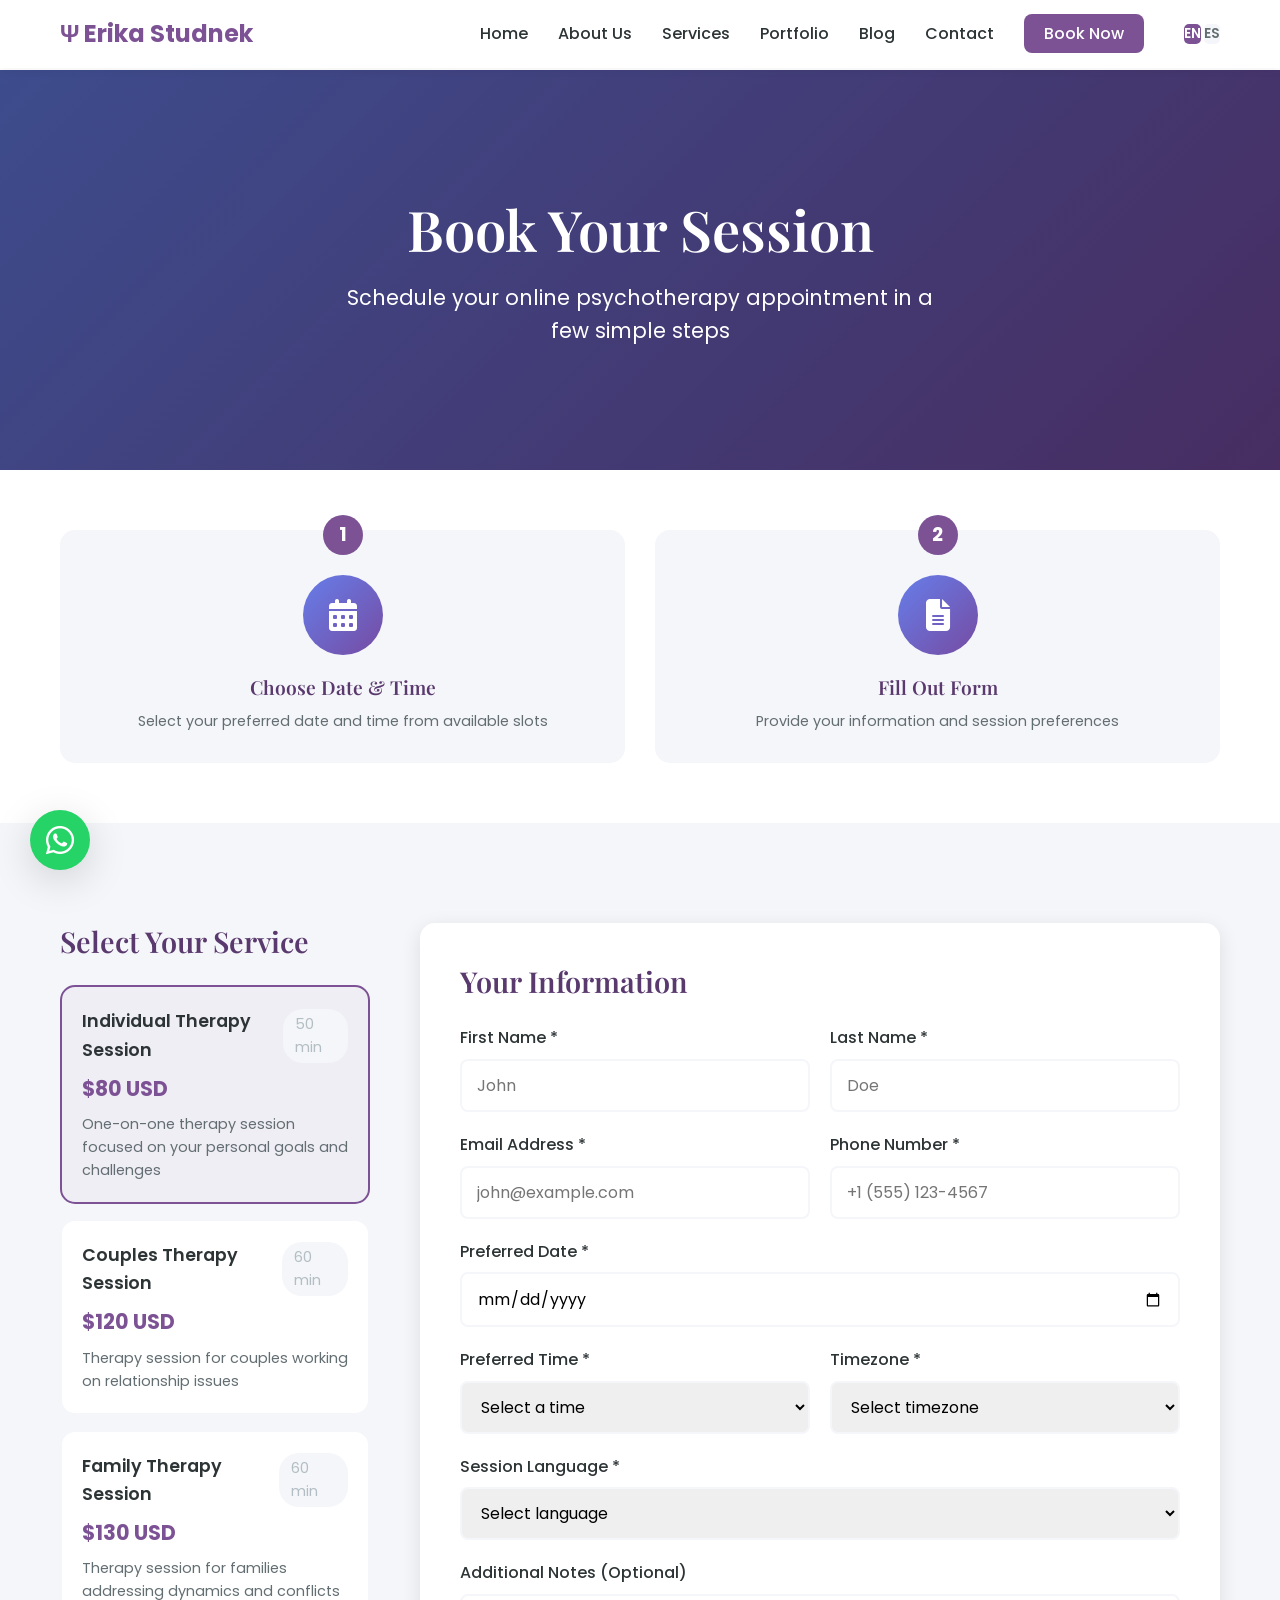
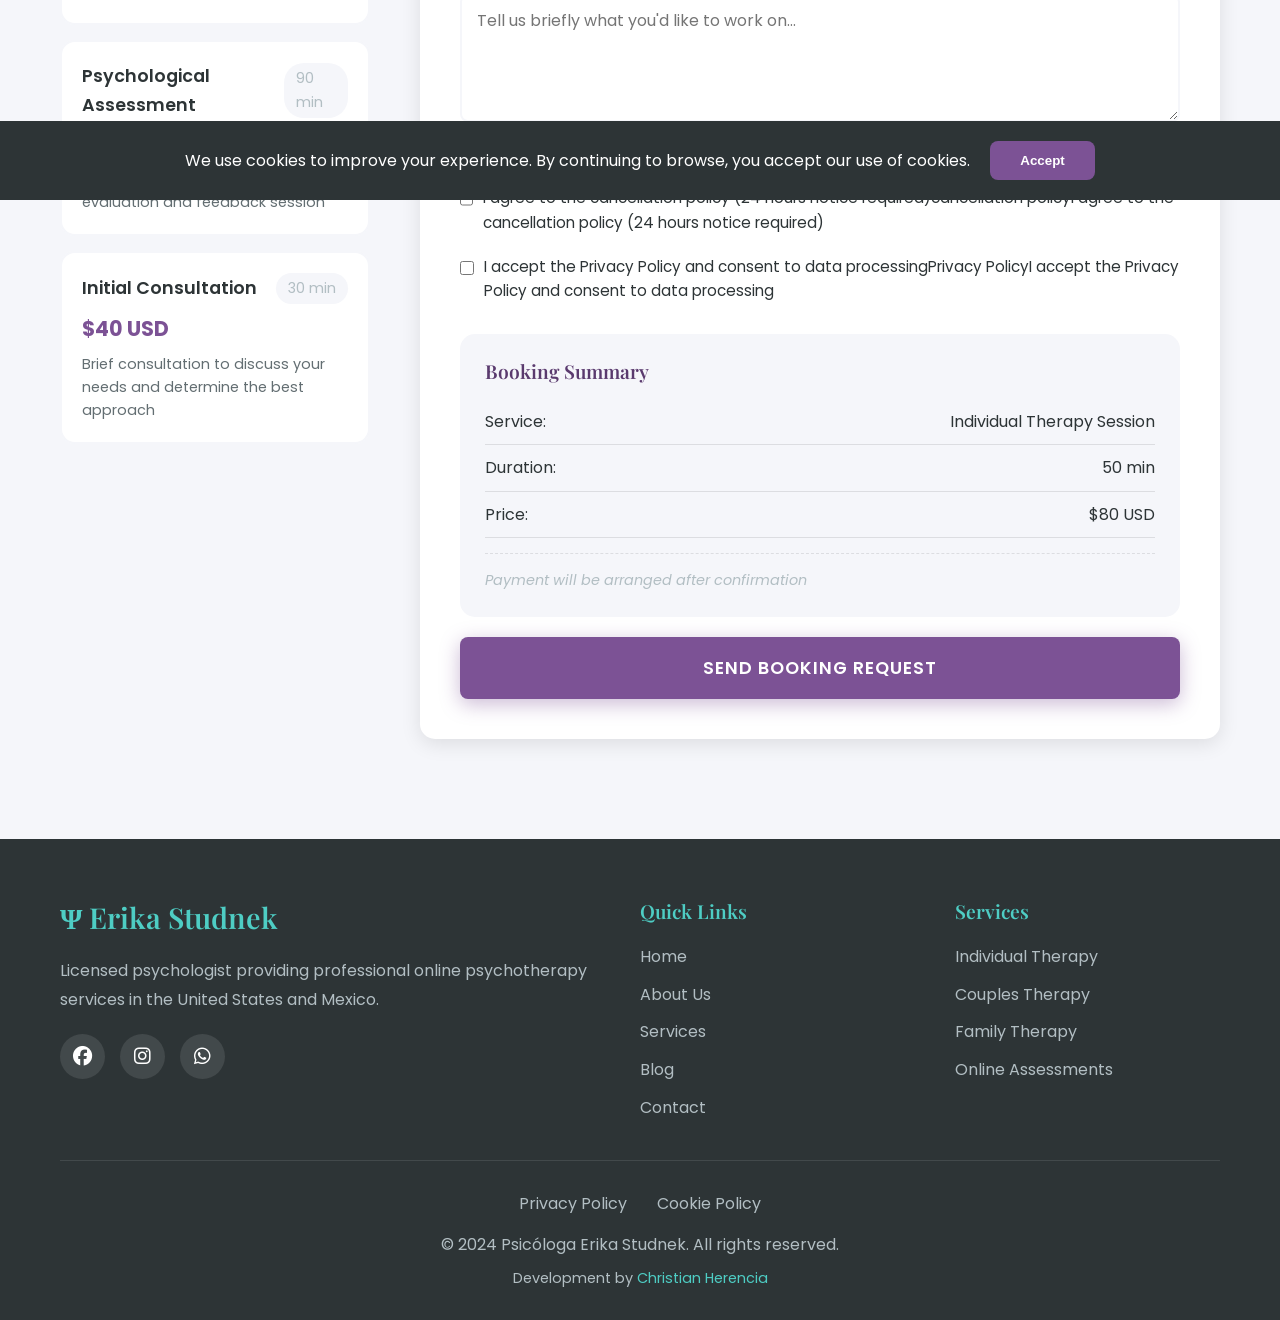
<file: booking.html>
<!DOCTYPE html>
<html lang="en">
<head>
    <meta charset="UTF-8">
    <meta name="viewport" content="width=device-width, initial-scale=1.0">
    
    <!-- SEO Metadata - English -->
    <title>Book a Session | Psychologist Erika Studnek | Online Therapy</title>
    <meta name="title" content="Book a Session | Psychologist Erika Studnek | Online Therapy">
    <meta name="description" content="Schedule your online psychotherapy session with licensed psychologist Erika Studnek. Easy booking process for individual, couples, and family therapy.">
    <meta name="keywords" content="book therapy session, schedule psychologist, online therapy booking, Erika Studnek appointment, telehealth scheduling">
    <meta name="author" content="Christian Herencia - https://christian-freelance.us/">
    <meta name="robots" content="index, follow">
    
    <!-- SEO Metadata - Spanish -->
    <meta name="title" content="Reservar Sesión | Psicóloga Erika Studnek | Terapia Online" hreflang="es">
    <meta name="description" content="Agenda tu sesión de psicoterapia online con la psicóloga colegiada Erika Studnek. Proceso fácil para terapia individual, de pareja y familiar." hreflang="es">
    
    <!-- Open Graph / Facebook -->
    <meta property="og:type" content="website">
    <meta property="og:url" content="https://psicologa-erika.com/booking.html">
    <meta property="og:title" content="Book a Session | Psychologist Erika Studnek">
    <meta property="og:description" content="Schedule your online psychotherapy session with licensed psychologist Erika Studnek.">
    <meta property="og:image" content="images/erika.jpg">

    <!-- Twitter -->
    <meta property="twitter:card" content="summary_large_image">
    <meta property="twitter:url" content="https://psicologa-erika.com/booking.html">
    <meta property="twitter:title" content="Book a Session | Psychologist Erika Studnek">
    <meta property="twitter:description" content="Schedule your online psychotherapy session with licensed psychologist Erika Studnek.">
    <meta property="twitter:image" content="images/erika.jpg">

    <!-- Canonical -->
    <link rel="canonical" href="https://psicologa-erika.com/booking.html">
    <link rel="alternate" hreflang="en" href="https://psicologa-erika.com/booking.html">
    <link rel="alternate" hreflang="es" href="https://psicologa-erika.com/booking.html?lang=es">

    <!-- Fonts -->
    <link rel="preconnect" href="https://fonts.googleapis.com">
    <link rel="preconnect" href="https://fonts.gstatic.com" crossorigin>
    <link href="https://fonts.googleapis.com/css2?family=Poppins:wght@300;400;500;600;700&family=Playfair+Display:wght@400;500;600;700&display=swap" rel="stylesheet">
    
    <!-- Icons -->
    <link rel="stylesheet" href="https://cdnjs.cloudflare.com/ajax/libs/font-awesome/6.4.0/css/all.min.css">
    
    <!-- Styles -->
    <link rel="stylesheet" href="styles.css">
</head>
<body>
    <!-- Navigation -->
    <nav class="navbar">
        <div class="nav-container">
            <a href="index.html" class="nav-logo">
                <span class="logo-text">Ψ Erika Studnek</span>
            </a>
            <ul class="nav-menu">
                <li><a href="index.html" class="nav-link" data-en="Home" data-es="Inicio">Home</a></li>
                <li><a href="index.html#about" class="nav-link" data-en="About Us" data-es="Somos">About Us</a></li>
                <li><a href="index.html#services" class="nav-link" data-en="Services" data-es="Servicios">Services</a></li>
                <li><a href="index.html#portfolio" class="nav-link" data-en="Portfolio" data-es="Portafolio">Portfolio</a></li>
                <li><a href="blog.html" class="nav-link" data-en="Blog" data-es="Blog">Blog</a></li>
                <li><a href="contact.html" class="nav-link" data-en="Contact" data-es="Contacto">Contact</a></li>
                <li><a href="booking.html" class="nav-link btn-nav-booking active" data-en="Book Now" data-es="Reservar">Book Now</a></li>
                <!-- Language Toggle in Navbar -->
                <li class="nav-link-language">
                    <button class="lang-btn active" data-lang="en">EN</button>
                    <button class="lang-btn" data-lang="es">ES</button>
                </li>
            </ul>
            <div class="hamburger">
                <span class="bar"></span>
                <span class="bar"></span>
                <span class="bar"></span>
            </div>
        </div>
    </nav>

    <!-- Page Header -->
    <section class="page-header">
        <div class="page-header-overlay"></div>
        <div class="container">
            <h1 class="page-title" data-en="Book Your Session" data-es="Reserva Tu Sesión">Book Your Session</h1>
            <p class="page-subtitle" data-en="Schedule your online psychotherapy appointment in a few simple steps" data-es="Agenda tu cita de psicoterapia online en unos simples pasos">Schedule your online psychotherapy appointment in a few simple steps</p>
        </div>
    </section>

    <!-- Booking Steps -->
    <section class="booking-steps-section">
        <div class="container">
            <div class="steps-grid steps-grid-2">
                <div class="step-card">
                    <div class="step-number">1</div>
                    <div class="step-icon"><i class="fas fa-calendar-alt"></i></div>
                    <h3 data-en="Choose Date & Time" data-es="Elige Fecha y Hora">Choose Date & Time</h3>
                    <p data-en="Select your preferred date and time from available slots" data-es="Selecciona tu fecha y hora preferida de los horarios disponibles">Select your preferred date and time from available slots</p>
                </div>

                <div class="step-card">
                    <div class="step-number">2</div>
                    <div class="step-icon"><i class="fas fa-file-alt"></i></div>
                    <h3 data-en="Fill Out Form" data-es="Completa el Formulario">Fill Out Form</h3>
                    <p data-en="Provide your information and session preferences" data-es="Proporciona tu información y preferencias de sesión">Provide your information and session preferences</p>
                </div>
            </div>
        </div>
    </section>

    <!-- Booking Form Section -->
    <section class="booking-form-section">
        <div class="container">
            <div class="booking-grid">
                <!-- Service Selection -->
                <div class="booking-services">
                    <h2 data-en="Select Your Service" data-es="Selecciona Tu Servicio">Select Your Service</h2>
                    
                    <div class="service-option" data-service="individual">
                        <input type="radio" name="serviceType" id="individual" value="individual" checked>
                        <label for="individual">
                            <div class="service-header">
                                <span class="service-name" data-en="Individual Therapy Session" data-es="Sesión de Terapia Individual">Individual Therapy Session</span>
                                <span class="service-duration" data-en="50 min" data-es="50 min">50 min</span>
                            </div>
                            <div class="service-price">$80 USD</div>
                            <p data-en="One-on-one therapy session focused on your personal goals and challenges" data-es="Sesión de terapia individual enfocada en tus metas y desafíos personales">One-on-one therapy session focused on your personal goals and challenges</p>
                        </label>
                    </div>
                    
                    <div class="service-option" data-service="couples">
                        <input type="radio" name="serviceType" id="couples" value="couples">
                        <label for="couples">
                            <div class="service-header">
                                <span class="service-name" data-en="Couples Therapy Session" data-es="Sesión de Terapia de Pareja">Couples Therapy Session</span>
                                <span class="service-duration" data-en="60 min" data-es="60 min">60 min</span>
                            </div>
                            <div class="service-price">$120 USD</div>
                            <p data-en="Therapy session for couples working on relationship issues" data-es="Sesión de terapia para parejas trabajando en problemas de relación">Therapy session for couples working on relationship issues</p>
                        </label>
                    </div>
                    
                    <div class="service-option" data-service="family">
                        <input type="radio" name="serviceType" id="family" value="family">
                        <label for="family">
                            <div class="service-header">
                                <span class="service-name" data-en="Family Therapy Session" data-es="Sesión de Terapia Familiar">Family Therapy Session</span>
                                <span class="service-duration" data-en="60 min" data-es="60 min">60 min</span>
                            </div>
                            <div class="service-price">$130 USD</div>
                            <p data-en="Therapy session for families addressing dynamics and conflicts" data-es="Sesión de terapia para familias abordando dinámicas y conflictos">Therapy session for families addressing dynamics and conflicts</p>
                        </label>
                    </div>
                    
                    <div class="service-option" data-service="assessment">
                        <input type="radio" name="serviceType" id="assessment" value="assessment">
                        <label for="assessment">
                            <div class="service-header">
                                <span class="service-name" data-en="Psychological Assessment" data-es="Evaluación Psicológica">Psychological Assessment</span>
                                <span class="service-duration" data-en="90 min" data-es="90 min">90 min</span>
                            </div>
                            <div class="service-price">$150 USD</div>
                            <p data-en="Comprehensive psychological evaluation and feedback session" data-es="Evaluación psicológica completa y sesión de retroalimentación">Comprehensive psychological evaluation and feedback session</p>
                        </label>
                    </div>
                    
                    <div class="service-option" data-service="consultation">
                        <input type="radio" name="serviceType" id="consultation" value="consultation">
                        <label for="consultation">
                            <div class="service-header">
                                <span class="service-name" data-en="Initial Consultation" data-es="Consulta Inicial">Initial Consultation</span>
                                <span class="service-duration" data-en="30 min" data-es="30 min">30 min</span>
                            </div>
                            <div class="service-price">$40 USD</div>
                            <p data-en="Brief consultation to discuss your needs and determine the best approach" data-es="Consulta breve para discutir tus necesidades y determinar el mejor enfoque">Brief consultation to discuss your needs and determine the best approach</p>
                        </label>
                    </div>
                </div>
                
                <!-- Booking Form -->
                <div class="booking-form-container">
                    <h2 data-en="Your Information" data-es="Tu Información">Your Information</h2>
                    
                    <form id="bookingForm" class="booking-form">
                        <div class="form-row">
                            <div class="form-group">
                                <label for="firstName" data-en="First Name *" data-es="Nombre *">First Name *</label>
                                <input type="text" id="firstName" name="firstName" required placeholder="John">
                                <span class="error-message" id="firstNameError"></span>
                            </div>
                            
                            <div class="form-group">
                                <label for="lastName" data-en="Last Name *" data-es="Apellido *">Last Name *</label>
                                <input type="text" id="lastName" name="lastName" required placeholder="Doe">
                                <span class="error-message" id="lastNameError"></span>
                            </div>
                        </div>
                        
                        <div class="form-row">
                            <div class="form-group">
                                <label for="bookingEmail" data-en="Email Address *" data-es="Correo Electrónico *">Email Address *</label>
                                <input type="email" id="bookingEmail" name="email" required placeholder="john@example.com">
                                <span class="error-message" id="bookingEmailError"></span>
                            </div>
                            
                            <div class="form-group">
                                <label for="bookingPhone" data-en="Phone Number *" data-es="Número de Teléfono *">Phone Number *</label>
                                <input type="tel" id="bookingPhone" name="phone" required placeholder="+1 (555) 123-4567">
                                <span class="error-message" id="bookingPhoneError"></span>
                            </div>
                        </div>
                        
                        <div class="form-group">
                            <label for="preferredDate" data-en="Preferred Date *" data-es="Fecha Preferida *">Preferred Date *</label>
                            <input type="date" id="preferredDate" name="preferredDate" required>
                            <span class="error-message" id="preferredDateError"></span>
                        </div>
                        
                        <div class="form-row">
                            <div class="form-group">
                                <label for="preferredTime" data-en="Preferred Time *" data-es="Hora Preferida *">Preferred Time *</label>
                                <select id="preferredTime" name="preferredTime" required>
                                    <option value="" disabled selected data-en="Select a time" data-es="Selecciona una hora">Select a time</option>
                                    <option value="09:00" data-en="9:00 AM" data-es="9:00 AM">9:00 AM</option>
                                    <option value="10:00" data-en="10:00 AM" data-es="10:00 AM">10:00 AM</option>
                                    <option value="11:00" data-en="11:00 AM" data-es="11:00 AM">11:00 AM</option>
                                    <option value="12:00" data-en="12:00 PM" data-es="12:00 PM">12:00 PM</option>
                                    <option value="14:00" data-en="2:00 PM" data-es="2:00 PM">2:00 PM</option>
                                    <option value="15:00" data-en="3:00 PM" data-es="3:00 PM">3:00 PM</option>
                                    <option value="16:00" data-en="4:00 PM" data-es="4:00 PM">4:00 PM</option>
                                    <option value="17:00" data-en="5:00 PM" data-es="5:00 PM">5:00 PM</option>
                                    <option value="18:00" data-en="6:00 PM" data-es="6:00 PM">6:00 PM</option>
                                </select>
                                <span class="error-message" id="preferredTimeError"></span>
                            </div>
                            
                            <div class="form-group">
                                <label for="timezone" data-en="Timezone *" data-es="Zona Horaria *">Timezone *</label>
                                <select id="timezone" name="timezone" required>
                                    <option value="" disabled selected data-en="Select timezone" data-es="Selecciona zona horaria">Select timezone</option>
                                    <option value="US/Eastern" data-en="Eastern Time (US)" data-es="Hora del Este (EE.UU.)">Eastern Time (US)</option>
                                    <option value="US/Central" data-en="Central Time (US)" data-es="Hora Central (EE.UU.)">Central Time (US)</option>
                                    <option value="US/Mountain" data-en="Mountain Time (US)" data-es="Hora de la Montaña (EE.UU.)">Mountain Time (US)</option>
                                    <option value="US/Pacific" data-en="Pacific Time (US)" data-es="Hora del Pacífico (EE.UU.)">Pacific Time (US)</option>
                                    <option value="America/Mexico_City" data-en="Mexico City Time" data-es="Hora Ciudad de México">Mexico City Time</option>
                                    <option value="America/Tijuana" data-en="Tijuana Time" data-es="Hora de Tijuana">Tijuana Time</option>
                                </select>
                                <span class="error-message" id="timezoneError"></span>
                            </div>
                        </div>
                        
                        <div class="form-group">
                            <label for="sessionLanguage" data-en="Session Language *" data-es="Idioma de la Sesión *">Session Language *</label>
                            <select id="sessionLanguage" name="sessionLanguage" required>
                                <option value="" disabled selected data-en="Select language" data-es="Selecciona idioma">Select language</option>
                                <option value="english" data-en="English" data-es="Inglés">English</option>
                                <option value="spanish" data-en="Spanish" data-es="Español">Spanish</option>
                            </select>
                            <span class="error-message" id="sessionLanguageError"></span>
                        </div>
                        
                        <div class="form-group">
                            <label for="additionalNotes" data-en="Additional Notes (Optional)" data-es="Notas Adicionales (Opcional)">Additional Notes (Optional)</label>
                            <textarea id="additionalNotes" name="additionalNotes" rows="4" placeholder="Tell us briefly what you'd like to work on..."></textarea>
                        </div>
                        
                        <div class="form-group checkbox-group">
                            <input type="checkbox" id="newClient" name="newClient" checked>
                            <label for="newClient" data-en="I am a new client" data-es="Soy un cliente nuevo">I am a new client</label>
                        </div>
                        
                        <div class="form-group checkbox-group">
                            <input type="checkbox" id="termsBooking" name="termsBooking" required>
                            <label for="termsBooking" data-en="I agree to the cancellation policy (24 hours notice required)" data-es="Acepto la política de cancelación (se requiere aviso de 24 horas)">I agree to the <a href="#cancellation">cancellation policy</a> (24 hours notice required)</label>
                            <span class="error-message" id="termsBookingError"></span>
                        </div>
                        
                        <div class="form-group checkbox-group">
                            <input type="checkbox" id="privacyBooking" name="privacyBooking" required>
                            <label for="privacyBooking" data-en="I accept the Privacy Policy and consent to data processing" data-es="Acepto la Política de Privacidad y consiento el procesamiento de datos">I accept the <a href="#privacy">Privacy Policy</a> and consent to data processing</label>
                            <span class="error-message" id="privacyBookingError"></span>
                        </div>
                        
                        <div class="booking-summary">
                            <h4 data-en="Booking Summary" data-es="Resumen de la Reserva">Booking Summary</h4>
                            <div class="summary-row">
                                <span data-en="Service:" data-es="Servicio:">Service:</span>
                                <span id="summaryService">Individual Therapy Session</span>
                            </div>
                            <div class="summary-row">
                                <span data-en="Duration:" data-es="Duración:">Duration:</span>
                                <span id="summaryDuration">50 min</span>
                            </div>
                            <div class="summary-row">
                                <span data-en="Price:" data-es="Precio:">Price:</span>
                                <span id="summaryPrice">$80 USD</span>
                            </div>
                            <p class="payment-note" data-en="Payment will be arranged after confirmation" data-es="El pago se acordará después de la confirmación">Payment will be arranged after confirmation</p>
                        </div>

                        <button type="submit" class="btn btn-primary btn-full btn-large" data-en="Send Booking Request" data-es="Enviar Solicitud de Reserva">
                            <span class="btn-text">Send Booking Request</span>
                            <span class="btn-loading"><i class="fas fa-spinner fa-spin"></i> Sending...</span>
                        </button>
                        
                        <div class="form-success" id="bookingSuccess">
                            <i class="fas fa-check-circle"></i>
                            <h3 data-en="Booking Request Sent!" data-es="¡Solicitud de Reserva Enviada!">Booking Request Sent!</h3>
                            <p data-en="Thank you for your booking request. We'll contact you within 24 hours to confirm your appointment and arrange payment details." data-es="Gracias por tu solicitud de reserva. Te contactaremos en 24 horas para confirmar tu cita y coordinar los detalles del pago.">Thank you for your booking request. We'll contact you within 24 hours to confirm your appointment and arrange payment details.</p>
                        </div>
                    </form>
                </div>
            </div>
        </div>
    </section>

    <!-- Cancellation Policy Modal -->
    <div id="cancellation-modal" class="modal">
        <div class="modal-content">
            <span class="close-modal">&times;</span>
            <h2 data-en="Cancellation Policy" data-es="Política de Cancelación">Cancellation Policy</h2>
            <div class="modal-body">
                <h3 data-en="English" data-es="Inglés">English</h3>
                <p><strong>24-Hour Notice Required:</strong> We understand that unexpected situations arise. However, to respect both the therapist's time and other clients who may need the slot, we require at least 24 hours' notice for cancellations or rescheduling.</p>
                <p><strong>Late Cancellation Fee:</strong> Cancellations made within 24 hours of the scheduled session will be charged 50% of the session fee. No-shows (not attending without cancellation) will be charged the full session fee.</p>
                <p><strong>Emergency Exceptions:</strong> In case of genuine emergencies (medical emergency, family crisis, etc.), we may waive the cancellation fee at our discretion.</p>
                <p><strong>How to Cancel:</strong> To cancel or reschedule, please contact us via phone, WhatsApp, or email as soon as possible.</p>
                
                <h3 data-en="Español" data-es="Español">Español</h3>
                <p><strong>Se Requiere Aviso de 24 Horas:</strong> Entendemos que surgen situaciones inesperadas. Sin embargo, para respetar el tiempo del terapeuta y otros clientes que puedan necesitar el horario, requerimos al menos 24 horas de aviso para cancelaciones o reprogramaciones.</p>
                <p><strong>Cargo por Cancelación Tardía:</strong> Las cancelaciones realizadas dentro de las 24 horas anteriores a la sesión programada tendrán un cargo del 50% del costo de la sesión. Las inasistencias (no asistir sin cancelación) tendrán un cargo del 100%.</p>
                <p><strong>Excepciones por Emergencia:</strong> En caso de emergencias genuinas (emergencia médica, crisis familiar, etc.), podemos eximir el cargo de cancelación a nuestra discreción.</p>
                <p><strong>Cómo Cancelar:</strong> Para cancelar o reprogramar, contáctanos por teléfono, WhatsApp o correo lo antes posible.</p>
            </div>
        </div>
    </div>

    <!-- Footer -->
    <footer class="footer">
        <div class="container">
            <div class="footer-grid">
                <div class="footer-about">
                    <h3>Ψ Erika Studnek</h3>
                    <p data-en="Licensed psychologist providing professional online psychotherapy services in the United States and Mexico." data-es="Psicóloga colegiada brindando servicios profesionales de psicoterapia online en Estados Unidos y México.">Licensed psychologist providing professional online psychotherapy services in the United States and Mexico.</p>
                    <div class="social-links">
                        <a href="https://www.facebook.com/psicologa.erika.studnek" target="_blank"><i class="fab fa-facebook"></i></a>
                        <a href="https://www.instagram.com/psicologa_erika.studnek/" target="_blank"><i class="fab fa-instagram"></i></a>
                        <a href="https://wa.me/524444605835" target="_blank"><i class="fab fa-whatsapp"></i></a>
                    </div>
                </div>
                
                <div class="footer-links">
                    <h4 data-en="Quick Links" data-es="Enlaces Rápidos">Quick Links</h4>
                    <ul>
                        <li><a href="index.html" data-en="Home" data-es="Inicio">Home</a></li>
                        <li><a href="index.html#about" data-en="About Us" data-es="Somos">About Us</a></li>
                        <li><a href="index.html#services" data-en="Services" data-es="Servicios">Services</a></li>
                        <li><a href="blog.html" data-en="Blog" data-es="Blog">Blog</a></li>
                        <li><a href="contact.html" data-en="Contact" data-es="Contacto">Contact</a></li>
                    </ul>
                </div>
                
                <div class="footer-services">
                    <h4 data-en="Services" data-es="Servicios">Services</h4>
                    <ul>
                        <li data-en="Individual Therapy" data-es="Terapia Individual">Individual Therapy</li>
                        <li data-en="Couples Therapy" data-es="Terapia de Pareja">Couples Therapy</li>
                        <li data-en="Family Therapy" data-es="Terapia Familiar">Family Therapy</li>
                        <li data-en="Online Assessments" data-es="Evaluaciones Online">Online Assessments</li>
                    </ul>
                </div>
            </div>
            
            <div class="footer-bottom">
                <div class="footer-legal">
                    <a href="#privacy" data-en="Privacy Policy" data-es="Política de Privacidad">Privacy Policy</a>
                    <a href="#cookies" data-en="Cookie Policy" data-es="Política de Cookies">Cookie Policy</a>
                </div>
                <p class="copyright">
                    © 2024 Psicóloga Erika Studnek. <span data-en="All rights reserved." data-es="Todos los derechos reservados.">All rights reserved.</span>
                </p>
                <p class="developer-credit">
                    Development by <a href="https://christian-freelance.us/" target="_blank">Christian Herencia</a>
                </p>
            </div>
        </div>
    </footer>

    <!-- Cookie Consent Banner -->
    <div class="cookie-consent">
        <p data-en="We use cookies to improve your experience. By continuing to browse, you accept our use of cookies." data-es="Usamos cookies para mejorar tu experiencia. Al continuar navegando, aceptas nuestro uso de cookies.">We use cookies to improve your experience. By continuing to browse, you accept our use of cookies.</p>
        <button class="btn-accept" data-en="Accept" data-es="Aceptar">Accept</button>
    </div>

    <!-- Scroll to Top Button -->
    <button class="scroll-top" id="scrollTop">
        <i class="fas fa-arrow-up"></i>
    </button>

    <!-- WhatsApp Button -->
    <a href="https://wa.me/524444605835" class="whatsapp-float" target="_blank">
        <i class="fab fa-whatsapp"></i>
    </a>

    <!-- Scripts -->
    <script src="script.js"></script>
    <script src="booking.js"></script>
</body>
</html>
</file>
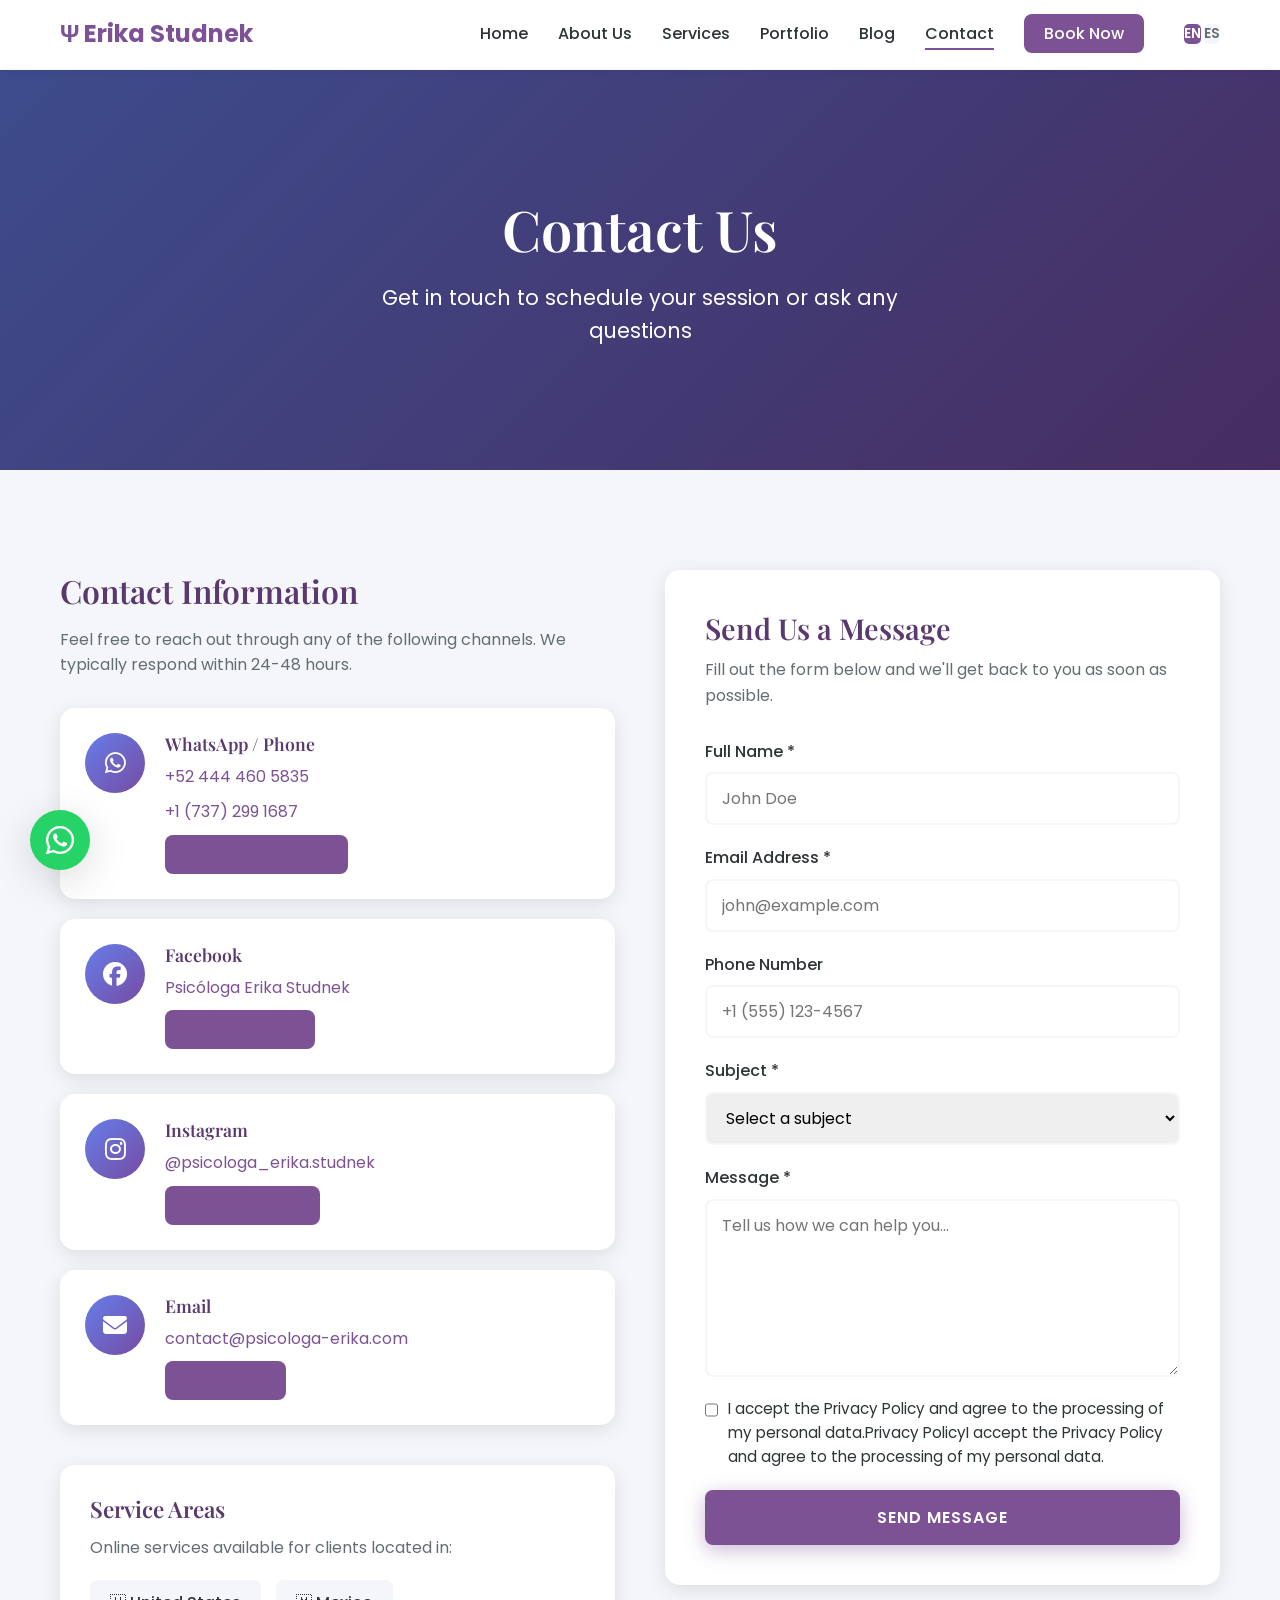
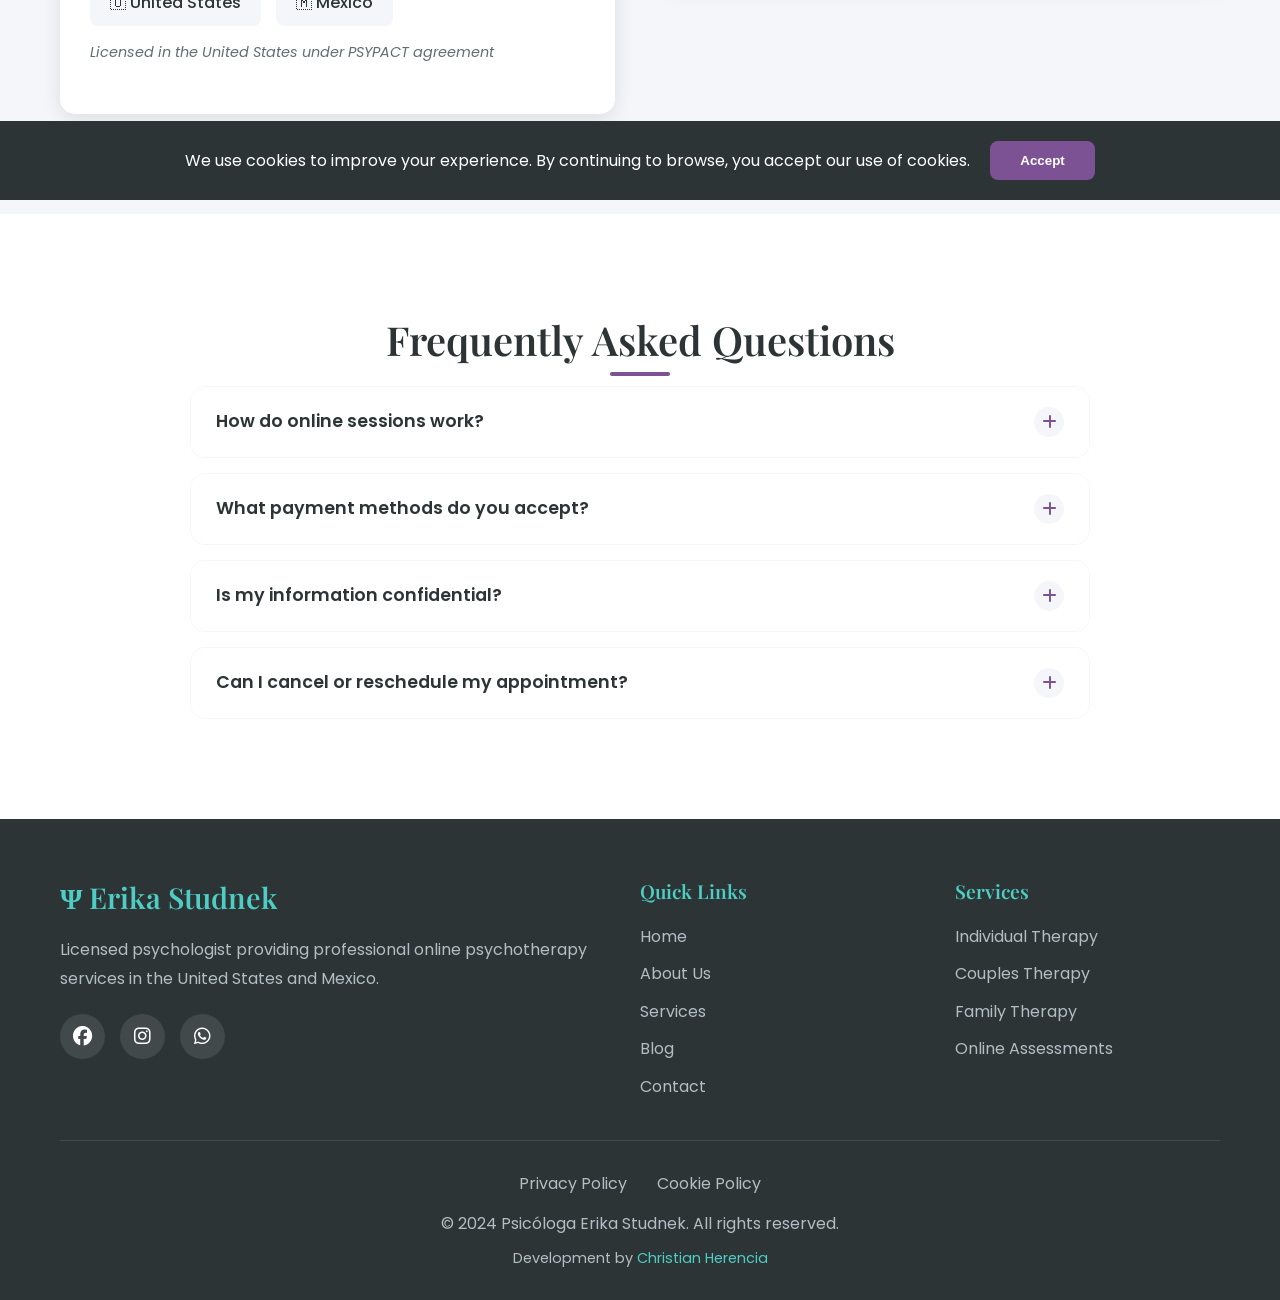
<file: contact.html>
<!DOCTYPE html>
<html lang="en">
<head>
    <meta charset="UTF-8">
    <meta name="viewport" content="width=device-width, initial-scale=1.0">
    
    <!-- SEO Metadata - English -->
    <title>Contact | Psychologist Erika Studnek | Get In Touch</title>
    <meta name="title" content="Contact | Psychologist Erika Studnek | Get In Touch">
    <meta name="description" content="Contact licensed psychologist Erika Studnek for online psychotherapy services. Available in the US and Mexico via phone, WhatsApp, email, or contact form.">
    <meta name="keywords" content="contact psychologist, online therapy contact, Erika Studnek contact, mental health consultation, telehealth">
    <meta name="author" content="Christian Herencia - https://christian-freelance.us/">
    <meta name="robots" content="index, follow">
    
    <!-- SEO Metadata - Spanish -->
    <meta name="title" content="Contacto | Psicóloga Erika Studnek | Ponte en Contacto" hreflang="es">
    <meta name="description" content="Contacta a la psicóloga colegiada Erika Studnek para servicios de psicoterapia online. Disponible en EE.UU. y México vía teléfono, WhatsApp, correo o formulario." hreflang="es">
    
    <!-- Open Graph / Facebook -->
    <meta property="og:type" content="website">
    <meta property="og:url" content="https://psicologa-erika.com/contact.html">
    <meta property="og:title" content="Contact | Psychologist Erika Studnek">
    <meta property="og:description" content="Contact licensed psychologist Erika Studnek for online psychotherapy services.">
    <meta property="og:image" content="images/erika.jpg">

    <!-- Twitter -->
    <meta property="twitter:card" content="summary_large_image">
    <meta property="twitter:url" content="https://psicologa-erika.com/contact.html">
    <meta property="twitter:title" content="Contact | Psychologist Erika Studnek">
    <meta property="twitter:description" content="Contact licensed psychologist Erika Studnek for online psychotherapy services.">
    <meta property="twitter:image" content="images/erika.jpg">

    <!-- Canonical -->
    <link rel="canonical" href="https://psicologa-erika.com/contact.html">
    <link rel="alternate" hreflang="en" href="https://psicologa-erika.com/contact.html">
    <link rel="alternate" hreflang="es" href="https://psicologa-erika.com/contact.html?lang=es">

    <!-- Fonts -->
    <link rel="preconnect" href="https://fonts.googleapis.com">
    <link rel="preconnect" href="https://fonts.gstatic.com" crossorigin>
    <link href="https://fonts.googleapis.com/css2?family=Poppins:wght@300;400;500;600;700&family=Playfair+Display:wght@400;500;600;700&display=swap" rel="stylesheet">
    
    <!-- Icons -->
    <link rel="stylesheet" href="https://cdnjs.cloudflare.com/ajax/libs/font-awesome/6.4.0/css/all.min.css">
    
    <!-- Styles -->
    <link rel="stylesheet" href="styles.css">
</head>
<body>
    <!-- Navigation -->
    <nav class="navbar">
        <div class="nav-container">
            <a href="index.html" class="nav-logo">
                <span class="logo-text">Ψ Erika Studnek</span>
            </a>
            <ul class="nav-menu">
                <li><a href="index.html" class="nav-link" data-en="Home" data-es="Inicio">Home</a></li>
                <li><a href="index.html#about" class="nav-link" data-en="About Us" data-es="Somos">About Us</a></li>
                <li><a href="index.html#services" class="nav-link" data-en="Services" data-es="Servicios">Services</a></li>
                <li><a href="index.html#portfolio" class="nav-link" data-en="Portfolio" data-es="Portafolio">Portfolio</a></li>
                <li><a href="blog.html" class="nav-link" data-en="Blog" data-es="Blog">Blog</a></li>
                <li><a href="contact.html" class="nav-link active" data-en="Contact" data-es="Contacto">Contact</a></li>
                <li><a href="booking.html" class="nav-link btn-nav-booking" data-en="Book Now" data-es="Reservar">Book Now</a></li>
                <!-- Language Toggle in Navbar -->
                <li class="nav-link-language">
                    <button class="lang-btn active" data-lang="en">EN</button>
                    <button class="lang-btn" data-lang="es">ES</button>
                </li>
            </ul>
            <div class="hamburger">
                <span class="bar"></span>
                <span class="bar"></span>
                <span class="bar"></span>
            </div>
        </div>
    </nav>

    <!-- Page Header -->
    <section class="page-header">
        <div class="page-header-overlay"></div>
        <div class="container">
            <h1 class="page-title" data-en="Contact Us" data-es="Contáctanos">Contact Us</h1>
            <p class="page-subtitle" data-en="Get in touch to schedule your session or ask any questions" data-es="Ponte en contacto para agendar tu sesión o hacer cualquier pregunta">Get in touch to schedule your session or ask any questions</p>
        </div>
    </section>

    <!-- Contact Section -->
    <section class="contact-page-section">
        <div class="container">
            <div class="contact-page-grid">
                <!-- Contact Information -->
                <div class="contact-info-side">
                    <h2 data-en="Contact Information" data-es="Información de Contacto">Contact Information</h2>
                    <p data-en="Feel free to reach out through any of the following channels. We typically respond within 24-48 hours." data-es="No dudes en contactarnos a través de cualquiera de los siguientes canales. Normalmente respondemos en 24-48 horas.">Feel free to reach out through any of the following channels. We typically respond within 24-48 hours.</p>
                    
                    <div class="contact-cards-list">
                        <div class="contact-card-large">
                            <div class="contact-icon-large">
                                <i class="fab fa-whatsapp"></i>
                            </div>
                            <div class="contact-details-large">
                                <h4 data-en="WhatsApp / Phone" data-es="WhatsApp / Teléfono">WhatsApp / Phone</h4>
                                <p><a href="tel:+524444605835">+52 444 460 5835</a></p>
                                <p><a href="tel:+17372991687">+1 (737) 299 1687</a></p>
                                <a href="https://wa.me/524444605835" class="contact-btn" target="_blank" data-en="Chat on WhatsApp" data-es="Chatear en WhatsApp">Chat on WhatsApp</a>
                            </div>
                        </div>
                        
                        <div class="contact-card-large">
                            <div class="contact-icon-large">
                                <i class="fab fa-facebook"></i>
                            </div>
                            <div class="contact-details-large">
                                <h4 data-en="Facebook" data-es="Facebook">Facebook</h4>
                                <p><a href="https://www.facebook.com/psicologa.erika.studnek" target="_blank">Psicóloga Erika Studnek</a></p>
                                <a href="https://www.facebook.com/psicologa.erika.studnek" class="contact-btn" target="_blank" data-en="Visit Facebook" data-es="Visitar Facebook">Visit Facebook</a>
                            </div>
                        </div>
                        
                        <div class="contact-card-large">
                            <div class="contact-icon-large">
                                <i class="fab fa-instagram"></i>
                            </div>
                            <div class="contact-details-large">
                                <h4 data-en="Instagram" data-es="Instagram">Instagram</h4>
                                <p><a href="https://www.instagram.com/psicologa_erika.studnek/" target="_blank">@psicologa_erika.studnek</a></p>
                                <a href="https://www.instagram.com/psicologa_erika.studnek/" class="contact-btn" target="_blank" data-en="Visit Instagram" data-es="Visitar Instagram">Visit Instagram</a>
                            </div>
                        </div>
                        
                        <div class="contact-card-large">
                            <div class="contact-icon-large">
                                <i class="fas fa-envelope"></i>
                            </div>
                            <div class="contact-details-large">
                                <h4 data-en="Email" data-es="Correo Electrónico">Email</h4>
                                <p><a href="mailto:contact@psicologa-erika.com">contact@psicologa-erika.com</a></p>
                                <a href="mailto:contact@psicologa-erika.com" class="contact-btn" data-en="Send Email" data-es="Enviar Correo">Send Email</a>
                            </div>
                        </div>
                    </div>
                    
                    <div class="service-areas">
                        <h3 data-en="Service Areas" data-es="Áreas de Servicio">Service Areas</h3>
                        <p data-en="Online services available for clients located in:" data-es="Servicios online disponibles para clientes ubicados en:">Online services available for clients located in:</p>
                        <div class="areas-list">
                            <span class="area-badge">🇺 United States</span>
                            <span class="area-badge">🇲 Mexico</span>
                        </div>
                        <p class="license-info" data-en="Licensed in the United States under PSYPACT agreement" data-es="Colegiada en Estados Unidos bajo el acuerdo PSYPACT">Licensed in the United States under PSYPACT agreement</p>
                    </div>
                </div>
                
                <!-- Contact Form -->
                <div class="contact-form-side">
                    <div class="form-container">
                        <h2 data-en="Send Us a Message" data-es="Envíanos un Mensaje">Send Us a Message</h2>
                        <p data-en="Fill out the form below and we'll get back to you as soon as possible." data-es="Completa el formulario a continuación y te responderemos lo antes posible.">Fill out the form below and we'll get back to you as soon as possible.</p>
                        
                        <form id="contactForm" class="contact-form">
                            <div class="form-group">
                                <label for="fullName" data-en="Full Name *" data-es="Nombre Completo *">Full Name *</label>
                                <input type="text" id="fullName" name="fullName" required placeholder="John Doe">
                                <span class="error-message" id="fullNameError"></span>
                            </div>
                            
                            <div class="form-group">
                                <label for="email" data-en="Email Address *" data-es="Correo Electrónico *">Email Address *</label>
                                <input type="email" id="email" name="email" required placeholder="john@example.com">
                                <span class="error-message" id="emailError"></span>
                            </div>
                            
                            <div class="form-group">
                                <label for="phone" data-en="Phone Number" data-es="Número de Teléfono">Phone Number</label>
                                <input type="tel" id="phone" name="phone" placeholder="+1 (555) 123-4567">
                            </div>
                            
                            <div class="form-group">
                                <label for="subject" data-en="Subject *" data-es="Asunto *">Subject *</label>
                                <select id="subject" name="subject" required>
                                    <option value="" disabled selected data-en="Select a subject" data-es="Selecciona un asunto">Select a subject</option>
                                    <option value="general" data-en="General Inquiry" data-es="Consulta General">General Inquiry</option>
                                    <option value="individual" data-en="Individual Therapy" data-es="Terapia Individual">Individual Therapy</option>
                                    <option value="couples" data-en="Couples Therapy" data-es="Terapia de Pareja">Couples Therapy</option>
                                    <option value="family" data-en="Family Therapy" data-es="Terapia Familiar">Family Therapy</option>
                                    <option value="assessment" data-en="Psychological Assessment" data-es="Evaluación Psicológica">Psychological Assessment</option>
                                    <option value="other" data-en="Other" data-es="Otro">Other</option>
                                </select>
                                <span class="error-message" id="subjectError"></span>
                            </div>
                            
                            <div class="form-group">
                                <label for="message" data-en="Message *" data-es="Mensaje *">Message *</label>
                                <textarea id="message" name="message" rows="6" required placeholder="Tell us how we can help you..."></textarea>
                                <span class="error-message" id="messageError"></span>
                            </div>
                            
                            <div class="form-group checkbox-group">
                                <input type="checkbox" id="privacy" name="privacy" required>
                                <label for="privacy" data-en="I accept the Privacy Policy and agree to the processing of my personal data." data-es="Acepto la Política de Privacidad y acepto el procesamiento de mis datos personales.">I accept the <a href="#privacy">Privacy Policy</a> and agree to the processing of my personal data.</label>
                                <span class="error-message" id="privacyError"></span>
                            </div>
                            
                            <button type="submit" class="btn btn-primary btn-full" data-en="Send Message" data-es="Enviar Mensaje">
                                <span class="btn-text">Send Message</span>
                                <span class="btn-loading"><i class="fas fa-spinner fa-spin"></i> Sending...</span>
                            </button>
                            
                            <div class="form-success" id="formSuccess">
                                <i class="fas fa-check-circle"></i>
                                <p data-en="Thank you! Your message has been sent successfully. We'll contact you soon." data-es="¡Gracias! Tu mensaje ha sido enviado exitosamente. Te contactaremos pronto.">Thank you! Your message has been sent successfully. We'll contact you soon.</p>
                            </div>
                        </form>
                    </div>
                </div>
            </div>
        </div>
    </section>

    <!-- FAQ Section -->
    <section class="faq-section">
        <div class="container">
            <h2 class="section-title center" data-en="Frequently Asked Questions" data-es="Preguntas Frecuentes">Frequently Asked Questions</h2>
            
            <div class="faq-grid">
                <div class="faq-item">
                    <div class="faq-question">
                        <h3 data-en="How do online sessions work?" data-es="¿Cómo funcionan las sesiones online?">How do online sessions work?</h3>
                        <span class="faq-toggle"><i class="fas fa-plus"></i></span>
                    </div>
                    <div class="faq-answer">
                        <p data-en="Online sessions are conducted via secure video call. After booking, you'll receive a link to join the session. All you need is a private space and a stable internet connection." data-es="Las sesiones online se realizan mediante videollamada segura. Después de reservar, recibirás un enlace para unirte a la sesión. Solo necesitas un espacio privado y una conexión estable a internet.">Online sessions are conducted via secure video call. After booking, you'll receive a link to join the session. All you need is a private space and a stable internet connection.</p>
                    </div>
                </div>
                
                <div class="faq-item">
                    <div class="faq-question">
                        <h3 data-en="What payment methods do you accept?" data-es="¿Qué métodos de pago aceptas?">What payment methods do you accept?</h3>
                        <span class="faq-toggle"><i class="fas fa-plus"></i></span>
                    </div>
                    <div class="faq-answer">
                        <p data-en="We accept credit cards, debit cards, PayPal, and bank transfers. Payment is processed securely before your session." data-es="Aceptamos tarjetas de crédito, débito, PayPal y transferencias bancarias. El pago se procesa de forma segura antes de tu sesión.">We accept credit cards, debit cards, PayPal, and bank transfers. Payment is processed securely before your session.</p>
                    </div>
                </div>
                
                <div class="faq-item">
                    <div class="faq-question">
                        <h3 data-en="Is my information confidential?" data-es="¿Mi información es confidencial?">Is my information confidential?</h3>
                        <span class="faq-toggle"><i class="fas fa-plus"></i></span>
                    </div>
                    <div class="faq-answer">
                        <p data-en="Yes, all information shared during sessions is strictly confidential and protected under HIPAA regulations. Your privacy is our top priority." data-es="Sí, toda la información compartida durante las sesiones es estrictamente confidencial y está protegida bajo las regulaciones HIPAA. Tu privacidad es nuestra máxima prioridad.">Yes, all information shared during sessions is strictly confidential and protected under HIPAA regulations. Your privacy is our top priority.</p>
                    </div>
                </div>
                
                <div class="faq-item">
                    <div class="faq-question">
                        <h3 data-en="Can I cancel or reschedule my appointment?" data-es="¿Puedo cancelar o reprogramar mi cita?">Can I cancel or reschedule my appointment?</h3>
                        <span class="faq-toggle"><i class="fas fa-plus"></i></span>
                    </div>
                    <div class="faq-answer">
                        <p data-en="Yes, you can cancel or reschedule up to 24 hours before your appointment without any charge. Cancellations within 24 hours may incur a fee." data-es="Sí, puedes cancelar o reprogramar hasta 24 horas antes de tu cita sin cargo. Las cancelaciones dentro de 24 horas pueden tener un cargo.">Yes, you can cancel or reschedule up to 24 hours before your appointment without any charge. Cancellations within 24 hours may incur a fee.</p>
                    </div>
                </div>
            </div>
        </div>
    </section>

    <!-- Footer -->
    <footer class="footer">
        <div class="container">
            <div class="footer-grid">
                <div class="footer-about">
                    <h3>Ψ Erika Studnek</h3>
                    <p data-en="Licensed psychologist providing professional online psychotherapy services in the United States and Mexico." data-es="Psicóloga colegiada brindando servicios profesionales de psicoterapia online en Estados Unidos y México.">Licensed psychologist providing professional online psychotherapy services in the United States and Mexico.</p>
                    <div class="social-links">
                        <a href="https://www.facebook.com/psicologa.erika.studnek" target="_blank"><i class="fab fa-facebook"></i></a>
                        <a href="https://www.instagram.com/psicologa_erika.studnek/" target="_blank"><i class="fab fa-instagram"></i></a>
                        <a href="https://wa.me/524444605835" target="_blank"><i class="fab fa-whatsapp"></i></a>
                    </div>
                </div>
                
                <div class="footer-links">
                    <h4 data-en="Quick Links" data-es="Enlaces Rápidos">Quick Links</h4>
                    <ul>
                        <li><a href="index.html" data-en="Home" data-es="Inicio">Home</a></li>
                        <li><a href="index.html#about" data-en="About Us" data-es="Somos">About Us</a></li>
                        <li><a href="index.html#services" data-en="Services" data-es="Servicios">Services</a></li>
                        <li><a href="blog.html" data-en="Blog" data-es="Blog">Blog</a></li>
                        <li><a href="contact.html" data-en="Contact" data-es="Contacto">Contact</a></li>
                    </ul>
                </div>
                
                <div class="footer-services">
                    <h4 data-en="Services" data-es="Servicios">Services</h4>
                    <ul>
                        <li data-en="Individual Therapy" data-es="Terapia Individual">Individual Therapy</li>
                        <li data-en="Couples Therapy" data-es="Terapia de Pareja">Couples Therapy</li>
                        <li data-en="Family Therapy" data-es="Terapia Familiar">Family Therapy</li>
                        <li data-en="Online Assessments" data-es="Evaluaciones Online">Online Assessments</li>
                    </ul>
                </div>
            </div>
            
            <div class="footer-bottom">
                <div class="footer-legal">
                    <a href="#privacy" data-en="Privacy Policy" data-es="Política de Privacidad">Privacy Policy</a>
                    <a href="#cookies" data-en="Cookie Policy" data-es="Política de Cookies">Cookie Policy</a>
                </div>
                <p class="copyright">
                    © 2024 Psicóloga Erika Studnek. <span data-en="All rights reserved." data-es="Todos los derechos reservados.">All rights reserved.</span>
                </p>
                <p class="developer-credit">
                    Development by <a href="https://christian-freelance.us/" target="_blank">Christian Herencia</a>
                </p>
            </div>
        </div>
    </footer>

    <!-- Privacy Policy Modal -->
    <div id="privacy-modal" class="modal">
        <div class="modal-content">
            <span class="close-modal">&times;</span>
            <h2 data-en="Privacy Policy" data-es="Política de Privacidad">Privacy Policy</h2>
            <div class="modal-body">
                <h3 data-en="English" data-es="Inglés">English</h3>
                <p><strong>1. Information Collection:</strong> We collect personal information necessary to provide psychotherapy services, including name, contact information, and health information relevant to treatment.</p>
                <p><strong>2. Use of Information:</strong> Your information is used solely for providing professional psychological services and is protected under HIPAA regulations.</p>
                <p><strong>3. Data Protection:</strong> We implement appropriate security measures to protect your personal information during online sessions and data storage.</p>
                <p><strong>4. Confidentiality:</strong> All information shared during therapy sessions is strictly confidential, except in cases required by law.</p>
                <p><strong>5. Your Rights:</strong> You have the right to access, correct, or delete your personal information at any time.</p>
                
                <h3 data-en="Español" data-es="Español">Español</h3>
                <p><strong>1. Recopilación de Información:</strong> Recopilamos información personal necesaria para brindar servicios de psicoterapia, incluyendo nombre, información de contacto e información de salud relevante para el tratamiento.</p>
                <p><strong>2. Uso de la Información:</strong> Su información se usa únicamente para proporcionar servicios psicológicos profesionales y está protegida bajo las regulaciones HIPAA.</p>
                <p><strong>3. Protección de Datos:</strong> Implementamos medidas de seguridad apropiadas para proteger su información personal durante las sesiones en línea y el almacenamiento de datos.</p>
                <p><strong>4. Confidencialidad:</strong> Toda la información compartida durante las sesiones de terapia es estrictamente confidencial, excepto en casos requeridos por la ley.</p>
                <p><strong>5. Sus Derechos:</strong> Tiene derecho a acceder, corregir o eliminar su información personal en cualquier momento.</p>
            </div>
        </div>
    </div>

    <!-- Cookie Policy Modal -->
    <div id="cookies-modal" class="modal">
        <div class="modal-content">
            <span class="close-modal">&times;</span>
            <h2 data-en="Cookie Policy" data-es="Política de Cookies">Cookie Policy</h2>
            <div class="modal-body">
                <h3 data-en="English" data-es="Inglés">English</h3>
                <p><strong>1. What Are Cookies:</strong> Cookies are small text files stored on your device when you visit our website. They help us improve your browsing experience.</p>
                <p><strong>2. Types of Cookies We Use:</strong></p>
                <ul>
                    <li>Essential cookies: Necessary for website functionality</li>
                    <li>Analytics cookies: Help us understand how visitors use our site</li>
                    <li>Preference cookies: Remember your language and settings</li>
                </ul>
                <p><strong>3. Third-Party Cookies:</strong> We may use third-party services (Google Analytics, social media plugins) that also place cookies on your device.</p>
                <p><strong>4. Cookie Management:</strong> You can control cookie settings through your browser. Disabling cookies may affect website functionality.</p>
                
                <h3 data-en="Español" data-es="Español">Español</h3>
                <p><strong>1. Qué Son las Cookies:</strong> Las cookies son pequeños archivos de texto almacenados en su dispositivo cuando visita nuestro sitio web. Nos ayudan a mejorar su experiencia de navegación.</p>
                <p><strong>2. Tipos de Cookies Que Usamos:</strong></p>
                <ul>
                    <li>Cookies esenciales: Necesarias para la funcionalidad del sitio</li>
                    <li>Cookies de análisis: Nos ayudan a entender cómo los visitantes usan nuestro sitio</li>
                    <li>Cookies de preferencia: Recuerdan su idioma y configuración</li>
                </ul>
                <p><strong>3. Cookies de Terceros:</strong> Podemos usar servicios de terceros (Google Analytics, plugins de redes sociales) que también colocan cookies en su dispositivo.</p>
                <p><strong>4. Gestión de Cookies:</strong> Puede controlar la configuración de cookies a través de su navegador. Deshabilitar las cookies puede afectar la funcionalidad del sitio.</p>
            </div>
        </div>
    </div>

    <!-- Cookie Consent Banner -->
    <div class="cookie-consent">
        <p data-en="We use cookies to improve your experience. By continuing to browse, you accept our use of cookies." data-es="Usamos cookies para mejorar tu experiencia. Al continuar navegando, aceptas nuestro uso de cookies.">We use cookies to improve your experience. By continuing to browse, you accept our use of cookies.</p>
        <button class="btn-accept" data-en="Accept" data-es="Aceptar">Accept</button>
    </div>

    <!-- Scroll to Top Button -->
    <button class="scroll-top" id="scrollTop">
        <i class="fas fa-arrow-up"></i>
    </button>

    <!-- WhatsApp Button -->
    <a href="https://wa.me/524444605835" class="whatsapp-float" target="_blank">
        <i class="fab fa-whatsapp"></i>
    </a>

    <!-- Scripts -->
    <script src="script.js"></script>
    <script src="contact.js"></script>
</body>
</html>
</file>
<file: styles.css>
/* ========================================
   CSS Variables & Root Styles
======================================== */
:root {
    /* Colors */
    --primary-color: #7c5295;
    --primary-light: #9b6fb5;
    --primary-dark: #5a3a6e;
    --secondary-color: #4ecdc4;
    --secondary-light: #7eddd6;
    --accent-color: #ff6b6b;
    --text-dark: #2d3436;
    --text-light: #636e72;
    --text-muted: #b2bec3;
    --white: #ffffff;
    --off-white: #f8f9fa;
    --bg-light: #f5f6fa;
    --bg-gradient: linear-gradient(135deg, #667eea 0%, #764ba2 100%);
    
    /* Typography */
    --font-primary: 'Poppins', sans-serif;
    --font-heading: 'Playfair Display', serif;
    
    /* Spacing */
    --section-padding: 100px 0;
    --container-width: 1200px;
    
    /* Shadows */
    --shadow-sm: 0 2px 10px rgba(0, 0, 0, 0.05);
    --shadow-md: 0 5px 20px rgba(0, 0, 0, 0.1);
    --shadow-lg: 0 10px 40px rgba(0, 0, 0, 0.15);
    --shadow-xl: 0 20px 60px rgba(0, 0, 0, 0.2);
    
    /* Transitions */
    --transition-fast: 0.3s ease;
    --transition-medium: 0.5s ease;
    --transition-slow: 0.8s ease;
    
    /* Border Radius */
    --radius-sm: 8px;
    --radius-md: 15px;
    --radius-lg: 25px;
    --radius-full: 50%;
}

/* ========================================
   Reset & Base Styles
======================================== */
* {
    margin: 0;
    padding: 0;
    box-sizing: border-box;
}

html {
    scroll-behavior: smooth;
    font-size: 16px;
}

body {
    font-family: var(--font-primary);
    color: var(--text-dark);
    line-height: 1.6;
    overflow-x: hidden;
    background-color: var(--white);
}

a {
    text-decoration: none;
    color: inherit;
    transition: var(--transition-fast);
}

ul {
    list-style: none;
}

img {
    max-width: 100%;
    height: auto;
    display: block;
}

.container {
    max-width: var(--container-width);
    margin: 0 auto;
    padding: 0 20px;
}

/* ========================================
   Typography
======================================== */
h1, h2, h3, h4, h5, h6 {
    font-family: var(--font-heading);
    font-weight: 600;
    line-height: 1.3;
    color: var(--text-dark);
}

.section-title {
    font-size: 2.5rem;
    margin-bottom: 20px;
    position: relative;
    display: inline-block;
}

.section-title::after {
    content: '';
    position: absolute;
    bottom: -10px;
    left: 0;
    width: 60px;
    height: 4px;
    background: var(--primary-color);
    border-radius: 2px;
}

.section-title.center {
    text-align: center;
    display: block;
}

.section-title.center::after {
    left: 50%;
    transform: translateX(-50%);
}

.section-subtitle {
    font-size: 1.1rem;
    color: var(--text-light);
    margin-bottom: 50px;
    max-width: 600px;
}

.section-subtitle.center {
    margin-left: auto;
    margin-right: auto;
    text-align: center;
}

/* ========================================
   Language Toggle
======================================== */
/* Language Toggle in Navbar - as nav link item */
.nav-link-language {
    display: flex;
    align-items: center;
    gap: 3px;
    padding: 0;
    margin-left: 10px;
}

.nav-link-language .lang-btn {
    /* padding: 8px 14px; */
    border: none;
    background: var(--bg-light);
    font-family: var(--font-primary);
    font-weight: 600;
    font-size: 0.85rem;
    cursor: pointer;
    border-radius: 5px;
    transition: var(--transition-fast);
    color: var(--text-light);
}

.nav-link-language .lang-btn:first-child {
    /* border-top-right-radius: 0; */
    /* border-bottom-right-radius: 0; */
}

.nav-link-language .lang-btn:last-child {
    /* border-top-left-radius: 0; */
    /* border-bottom-left-radius: 0; */
}

.nav-link-language .lang-btn:hover {
    background: var(--primary-light);
    color: var(--white);
}

.nav-link-language .lang-btn.active {
    background: var(--primary-color);
    color: var(--white);
}

/* Old Language Toggle (for backward compatibility) */
.language-toggle {
    position: fixed;
    top: 20px;
    right: 20px;
    z-index: 1001;
    display: none; /* Hidden - using navbar toggle instead */
    gap: 5px;
    background: var(--white);
    padding: 5px;
    border-radius: var(--radius-sm);
    box-shadow: var(--shadow-md);
}

.lang-btn {
    /* padding: 8px 15px; */
    border: none;
    background: transparent;
    font-family: var(--font-primary);
    font-weight: 600;
    font-size: 0.9rem;
    cursor: pointer;
    border-radius: 5px;
    transition: var(--transition-fast);
    color: var(--text-light);
}

.lang-btn:hover {
    background: var(--bg-light);
    color: var(--primary-color);
}

.lang-btn.active {
    background: var(--primary-color);
    color: var(--white);
}

/* ========================================
   Navigation
======================================== */
.navbar {
    position: fixed;
    top: 0;
    left: 0;
    width: 100%;
    background: rgba(255, 255, 255, 0.95);
    backdrop-filter: blur(10px);
    box-shadow: var(--shadow-sm);
    z-index: 1000;
    transition: var(--transition-fast);
}

.navbar.scrolled {
    box-shadow: var(--shadow-md);
}

.nav-container {
    max-width: var(--container-width);
    margin: 0 auto;
    padding: 15px 20px;
    display: flex;
    justify-content: space-between;
    align-items: center;
}

.nav-logo {
    font-size: 1.5rem;
    font-weight: 700;
    color: var(--primary-color);
}

.nav-menu {
    display: flex;
    gap: 30px;
}

.nav-link {
    font-weight: 500;
    color: var(--text-dark);
    position: relative;
    padding: 5px 0;
}

.nav-link::after {
    content: '';
    position: absolute;
    bottom: 0;
    left: 0;
    width: 0;
    height: 2px;
    background: var(--primary-color);
    transition: var(--transition-fast);
}

.nav-link:hover::after,
.nav-link.active::after {
    width: 100%;
}

.nav-link:hover {
    color: var(--primary-color);
}

/* Booking Button in Nav */
.btn-nav-booking {
    background: var(--primary-color);
    color: var(--white) !important;
    padding: 8px 20px !important;
    border-radius: var(--radius-sm);
    transition: var(--transition-fast);
}

.btn-nav-booking:hover {
    background: var(--primary-light);
    transform: translateY(-2px);
}

.btn-nav-booking::after {
    display: none;
}

.hamburger {
    display: none;
    cursor: pointer;
}

.bar {
    display: block;
    width: 25px;
    height: 3px;
    margin: 5px auto;
    background: var(--text-dark);
    transition: var(--transition-fast);
}

/* ========================================
   Page Header (for inner pages)
======================================== */
.page-header {
    position: relative;
    height: 400px;
    display: flex;
    align-items: center;
    justify-content: center;
    background: var(--bg-gradient);
    margin-top: 70px;
    overflow: hidden;
}

.page-header-overlay {
    position: absolute;
    top: 0;
    left: 0;
    width: 100%;
    height: 100%;
    background: rgba(0, 0, 0, 0.4);
}

.page-title {
    position: relative;
    z-index: 2;
    font-size: 3.5rem;
    color: var(--white);
    text-align: center;
    margin-bottom: 15px;
    animation: fadeInUp 0.8s ease;
}

.page-subtitle {
    position: relative;
    z-index: 2;
    font-size: 1.3rem;
    color: var(--white);
    text-align: center;
    max-width: 600px;
    margin: 0 auto;
    animation: fadeInUp 0.8s ease 0.2s backwards;
}

/* ========================================
   Hero Section & Carousel
======================================== */
.hero {
    position: relative;
    height: 100vh;
    min-height: 600px;
    overflow: hidden;
}

.carousel {
    position: relative;
    width: 100%;
    height: 100%;
}

.carousel-track {
    display: flex;
    height: 100%;
    transition: transform 0.8s cubic-bezier(0.4, 0, 0.2, 1);
}

.carousel-slide {
    min-width: 100%;
    height: 100%;
    position: relative;
    display: flex;
    align-items: center;
    justify-content: center;
    background-size: cover;
    background-position: center;
}

.carousel-slide:nth-child(1) {
    background-image: linear-gradient(135deg, rgba(102, 126, 234, 0.8) 0%, rgba(118, 75, 162, 0.8) 100%), url('images/erika.jpg');
}

.carousel-slide:nth-child(2) {
    background-image: linear-gradient(135deg, rgba(78, 205, 196, 0.8) 0%, rgba(255, 107, 107, 0.8) 100%), url('images/270131244_127109693118272_4378679732040315319_n.jpg');
}

.carousel-slide:nth-child(3) {
    background-image: linear-gradient(135deg, rgba(118, 75, 162, 0.8) 0%, rgba(78, 205, 196, 0.8) 100%), url('images/480937368_649521550877081_9133741946269674772_n.jpg');
}

.hero-overlay {
    position: absolute;
    top: 0;
    left: 0;
    width: 100%;
    height: 100%;
    background: rgba(0, 0, 0, 0.3);
}

.hero-content {
    position: relative;
    z-index: 2;
    text-align: center;
    padding: 0 20px;
    max-width: 800px;
    animation: fadeInUp 1s ease;
}

.hero-title {
    font-size: 3.5rem;
    color: var(--white);
    margin-bottom: 20px;
    text-shadow: 2px 2px 10px rgba(0, 0, 0, 0.3);
}

.hero-subtitle {
    font-size: 1.3rem;
    color: var(--white);
    margin-bottom: 30px;
    text-shadow: 1px 1px 5px rgba(0, 0, 0, 0.3);
}

.carousel-btn {
    position: absolute;
    top: 50%;
    transform: translateY(-50%);
    background: rgba(255, 255, 255, 0.3);
    border: none;
    color: var(--white);
    font-size: 2rem;
    width: 50px;
    height: 50px;
    border-radius: var(--radius-full);
    cursor: pointer;
    transition: var(--transition-fast);
    z-index: 10;
    backdrop-filter: blur(5px);
}

.carousel-btn:hover {
    background: rgba(255, 255, 255, 0.5);
    transform: translateY(-50%) scale(1.1);
}

.prev-btn {
    left: 20px;
}

.next-btn {
    right: 20px;
}

.carousel-dots {
    position: absolute;
    bottom: 30px;
    left: 50%;
    transform: translateX(-50%);
    display: flex;
    gap: 10px;
    z-index: 10;
}

.carousel-dot {
    width: 12px;
    height: 12px;
    border-radius: var(--radius-full);
    background: rgba(255, 255, 255, 0.5);
    cursor: pointer;
    transition: var(--transition-fast);
}

.carousel-dot.active {
    background: var(--white);
    width: 35px;
    border-radius: 6px;
}

/* ========================================
   Buttons
======================================== */
.btn {
    display: inline-block;
    padding: 15px 35px;
    font-family: var(--font-primary);
    font-size: 1rem;
    font-weight: 600;
    border-radius: var(--radius-sm);
    cursor: pointer;
    transition: var(--transition-fast);
    border: none;
    text-transform: uppercase;
    letter-spacing: 1px;
}

.btn-primary {
    background: var(--primary-color);
    color: var(--white);
    box-shadow: 0 5px 20px rgba(124, 82, 149, 0.4);
}

.btn-primary:hover {
    background: var(--primary-light);
    transform: translateY(-3px);
    box-shadow: 0 8px 30px rgba(124, 82, 149, 0.5);
}

.btn-secondary {
    background: transparent;
    color: var(--white);
    border: 2px solid var(--white);
}

.btn-secondary:hover {
    background: var(--white);
    color: var(--primary-color);
}

/* ========================================
   About Section
======================================== */
.about-section {
    padding: var(--section-padding);
    background: var(--bg-light);
}

.about-grid {
    display: grid;
    grid-template-columns: 1fr 1fr;
    gap: 60px;
    align-items: center;
}

.about-image {
    position: relative;
}

.about-img {
    width: 100%;
    border-radius: var(--radius-lg);
    box-shadow: var(--shadow-xl);
    position: relative;
    z-index: 2;
}

.about-img-decoration {
    position: absolute;
    top: -20px;
    left: -20px;
    width: 100%;
    height: 100%;
    background: var(--primary-color);
    border-radius: var(--radius-lg);
    z-index: 1;
    opacity: 0.3;
}

.about-content {
    padding: 20px;
}

.about-text {
    color: var(--text-light);
    margin-bottom: 20px;
    font-size: 1.05rem;
}

.about-stats {
    display: flex;
    gap: 40px;
    margin-top: 40px;
}

.stat-item {
    text-align: center;
}

.stat-number {
    display: block;
    font-size: 2.5rem;
    font-weight: 700;
    color: var(--primary-color);
    font-family: var(--font-heading);
}

.stat-label {
    font-size: 0.9rem;
    color: var(--text-muted);
    text-transform: uppercase;
    letter-spacing: 1px;
}

/* ========================================
   Services Section
======================================== */
.services-section {
    padding: var(--section-padding);
    background: var(--white);
}

.services-grid {
    display: grid;
    grid-template-columns: repeat(auto-fit, minmax(320px, 1fr));
    gap: 30px;
}

.service-card {
    background: var(--white);
    border-radius: var(--radius-md);
    padding: 35px;
    box-shadow: var(--shadow-md);
    transition: var(--transition-medium);
    border: 1px solid rgba(124, 82, 149, 0.1);
    position: relative;
    overflow: hidden;
}

.service-card::before {
    content: '';
    position: absolute;
    top: 0;
    left: 0;
    width: 100%;
    height: 4px;
    background: var(--bg-gradient);
    transform: scaleX(0);
    transition: var(--transition-fast);
}

.service-card:hover {
    transform: translateY(-10px);
    box-shadow: var(--shadow-xl);
}

.service-card:hover::before {
    transform: scaleX(1);
}

.service-icon {
    width: 70px;
    height: 70px;
    background: var(--bg-gradient);
    border-radius: var(--radius-full);
    display: flex;
    align-items: center;
    justify-content: center;
    margin-bottom: 25px;
    font-size: 1.8rem;
    color: var(--white);
}

.service-title {
    font-size: 1.4rem;
    margin-bottom: 15px;
    color: var(--primary-dark);
}

.service-desc {
    color: var(--text-light);
    margin-bottom: 20px;
    font-size: 0.95rem;
}

.service-list {
    list-style: none;
}

.service-list li {
    padding: 8px 0;
    padding-left: 25px;
    position: relative;
    color: var(--text-dark);
    font-size: 0.9rem;
}

.service-list li::before {
    content: '✓';
    position: absolute;
    left: 0;
    color: var(--secondary-color);
    font-weight: 700;
}

/* ========================================
   Portfolio Section
======================================== */
.portfolio-section {
    padding: var(--section-padding);
    background: var(--bg-light);
}

.portfolio-grid {
    display: grid;
    grid-template-columns: repeat(auto-fit, minmax(250px, 1fr));
    gap: 20px;
}

.portfolio-item {
    border-radius: var(--radius-md);
    overflow: hidden;
    box-shadow: var(--shadow-md);
    transition: var(--transition-medium);
    cursor: pointer;
    position: relative;
}

.portfolio-item:hover {
    transform: scale(1.05);
    box-shadow: var(--shadow-xl);
}

.portfolio-item img {
    width: 100%;
    height: 250px;
    object-fit: cover;
    transition: var(--transition-medium);
}

.portfolio-item:hover img {
    transform: scale(1.1);
}

/* ========================================
   Blog Section
======================================== */
.blog-section {
    padding: var(--section-padding);
    background: var(--white);
}

.blog-grid {
    display: grid;
    grid-template-columns: repeat(auto-fit, minmax(320px, 1fr));
    gap: 30px;
}

.blog-card {
    background: var(--white);
    border-radius: var(--radius-md);
    overflow: hidden;
    box-shadow: var(--shadow-md);
    transition: var(--transition-medium);
}

.blog-card:hover {
    transform: translateY(-10px);
    box-shadow: var(--shadow-xl);
}

.blog-image {
    position: relative;
    overflow: hidden;
    height: 220px;
}

.blog-image img {
    width: 100%;
    height: 100%;
    object-fit: cover;
    transition: var(--transition-medium);
}

.blog-card:hover .blog-image img {
    transform: scale(1.1);
}

.blog-category {
    position: absolute;
    top: 15px;
    left: 15px;
    background: var(--primary-color);
    color: var(--white);
    padding: 5px 15px;
    border-radius: 20px;
    font-size: 0.8rem;
    font-weight: 600;
    text-transform: uppercase;
}

.blog-content {
    padding: 25px;
}

.blog-title {
    font-size: 1.3rem;
    margin-bottom: 15px;
    color: var(--primary-dark);
}

.blog-excerpt {
    color: var(--text-light);
    margin-bottom: 20px;
    font-size: 0.95rem;
    line-height: 1.7;
}

.blog-link {
    color: var(--primary-color);
    font-weight: 600;
    display: inline-flex;
    align-items: center;
    gap: 8px;
}

.blog-link i {
    transition: var(--transition-fast);
}

.blog-link:hover i {
    transform: translateX(5px);
}

/* ========================================
   Contact Section
======================================== */
.contact-section {
    padding: var(--section-padding);
    background: var(--bg-light);
}

.contact-grid {
    display: grid;
    grid-template-columns: 1fr 1fr;
    gap: 50px;
}

.contact-info {
    display: flex;
    flex-direction: column;
    gap: 25px;
}

.contact-card {
    display: flex;
    align-items: center;
    gap: 20px;
    background: var(--white);
    padding: 25px;
    border-radius: var(--radius-md);
    box-shadow: var(--shadow-md);
    transition: var(--transition-fast);
}

.contact-card:hover {
    transform: translateX(10px);
    box-shadow: var(--shadow-lg);
}

.contact-icon {
    width: 60px;
    height: 60px;
    background: var(--bg-gradient);
    border-radius: var(--radius-full);
    display: flex;
    align-items: center;
    justify-content: center;
    font-size: 1.5rem;
    color: var(--white);
    flex-shrink: 0;
}

.contact-details h4 {
    font-size: 1.1rem;
    margin-bottom: 5px;
    color: var(--primary-dark);
}

.contact-details p {
    color: var(--text-light);
}

.contact-details a {
    color: var(--primary-color);
}

.contact-details a:hover {
    color: var(--primary-light);
}

.contact-map {
    background: var(--white);
    border-radius: var(--radius-md);
    overflow: hidden;
    box-shadow: var(--shadow-md);
}

.map-placeholder {
    height: 100%;
    min-height: 400px;
    background: var(--bg-gradient);
    display: flex;
    flex-direction: column;
    align-items: center;
    justify-content: center;
    color: var(--white);
    text-align: center;
    padding: 40px;
}

.map-placeholder i {
    font-size: 4rem;
    margin-bottom: 20px;
}

.map-placeholder p {
    font-size: 1.1rem;
    margin-bottom: 10px;
}

/* ========================================
   Footer
======================================== */
.footer {
    background: var(--text-dark);
    color: var(--white);
    padding: 60px 0 30px;
}

.footer-grid {
    display: grid;
    grid-template-columns: 2fr 1fr 1fr;
    gap: 50px;
    margin-bottom: 40px;
}

.footer-about h3 {
    font-size: 1.8rem;
    margin-bottom: 20px;
    color: var(--secondary-color);
}

.footer-about p {
    color: var(--text-muted);
    margin-bottom: 20px;
    line-height: 1.8;
}

.social-links {
    display: flex;
    gap: 15px;
}

.social-links a {
    width: 45px;
    height: 45px;
    background: rgba(255, 255, 255, 0.1);
    border-radius: var(--radius-full);
    display: flex;
    align-items: center;
    justify-content: center;
    font-size: 1.2rem;
    transition: var(--transition-fast);
}

.social-links a:hover {
    background: var(--primary-color);
    transform: translateY(-5px);
}

.footer-links h4,
.footer-services h4 {
    font-size: 1.2rem;
    margin-bottom: 20px;
    color: var(--secondary-color);
}

.footer-links ul,
.footer-services ul {
    display: flex;
    flex-direction: column;
    gap: 12px;
}

.footer-links a,
.footer-services li {
    color: var(--text-muted);
    transition: var(--transition-fast);
}

.footer-links a:hover {
    color: var(--secondary-color);
    padding-left: 5px;
}

.footer-services li:hover {
    color: var(--secondary-color);
    cursor: default;
}

.footer-bottom {
    border-top: 1px solid rgba(255, 255, 255, 0.1);
    padding-top: 30px;
    text-align: center;
}

.footer-legal {
    display: flex;
    justify-content: center;
    gap: 30px;
    margin-bottom: 15px;
}

.footer-legal a {
    color: var(--text-muted);
}

.footer-legal a:hover {
    color: var(--secondary-color);
}

.copyright {
    color: var(--text-muted);
    margin-bottom: 10px;
}

.developer-credit {
    color: var(--text-muted);
    font-size: 0.9rem;
}

.developer-credit a {
    color: var(--secondary-color);
}

/* ========================================
   Modals
======================================== */
.modal {
    display: none;
    position: fixed;
    z-index: 2000;
    left: 0;
    top: 0;
    width: 100%;
    height: 100%;
    background: rgba(0, 0, 0, 0.8);
    animation: fadeIn 0.3s ease;
}

.modal.active {
    display: flex;
    align-items: center;
    justify-content: center;
}

.modal-content {
    background: var(--white);
    padding: 40px;
    border-radius: var(--radius-lg);
    max-width: 700px;
    width: 90%;
    max-height: 80vh;
    overflow-y: auto;
    position: relative;
    animation: slideIn 0.3s ease;
}

.close-modal {
    position: absolute;
    top: 15px;
    right: 20px;
    font-size: 2rem;
    cursor: pointer;
    color: var(--text-muted);
    transition: var(--transition-fast);
}

.close-modal:hover {
    color: var(--text-dark);
}

.modal-body h3 {
    color: var(--primary-color);
    margin: 20px 0 10px;
}

.modal-body p {
    color: var(--text-light);
    margin-bottom: 15px;
    line-height: 1.8;
}

.modal-body ul {
    list-style: disc;
    margin-left: 20px;
    color: var(--text-light);
}

.modal-body li {
    margin-bottom: 8px;
}

/* ========================================
   Cookie Consent Banner
======================================== */
.cookie-consent {
    position: fixed;
    bottom: -100%;
    left: 0;
    width: 100%;
    background: var(--text-dark);
    color: var(--white);
    padding: 20px;
    display: flex;
    justify-content: center;
    align-items: center;
    gap: 20px;
    z-index: 1500;
    transition: bottom 0.5s ease;
}

.cookie-consent.active {
    bottom: 0;
}

.cookie-consent p {
    max-width: 800px;
    text-align: center;
}

.btn-accept {
    background: var(--primary-color);
    color: var(--white);
    border: none;
    padding: 12px 30px;
    border-radius: var(--radius-sm);
    cursor: pointer;
    font-weight: 600;
    transition: var(--transition-fast);
}

.btn-accept:hover {
    background: var(--primary-light);
}

/* ========================================
   Scroll to Top Button
======================================== */
.scroll-top {
    position: fixed;
    bottom: -60px;
    right: 30px;
    width: 50px;
    height: 50px;
    background: var(--primary-color);
    color: var(--white);
    border: none;
    border-radius: var(--radius-full);
    cursor: pointer;
    font-size: 1.2rem;
    box-shadow: var(--shadow-lg);
    transition: var(--transition-fast);
    z-index: 999;
    opacity: 0;
}

.scroll-top.visible {
    bottom: 30px;
    opacity: 1;
}

.scroll-top:hover {
    background: var(--primary-light);
    transform: translateY(-5px);
}

/* ========================================
   WhatsApp Float Button
======================================== */
.whatsapp-float {
    position: fixed;
    bottom: 30px;
    left: 30px;
    width: 60px;
    height: 60px;
    background: #25d366;
    color: var(--white);
    border-radius: var(--radius-full);
    display: flex;
    align-items: center;
    justify-content: center;
    font-size: 2rem;
    box-shadow: var(--shadow-lg);
    z-index: 999;
    transition: var(--transition-fast);
}

.whatsapp-float:hover {
    background: #128c7e;
    transform: scale(1.1);
    box-shadow: 0 10px 40px rgba(37, 211, 102, 0.4);
}

/* ========================================
   Animations
======================================== */
@keyframes fadeIn {
    from {
        opacity: 0;
    }
    to {
        opacity: 1;
    }
}

@keyframes fadeInUp {
    from {
        opacity: 0;
        transform: translateY(30px);
    }
    to {
        opacity: 1;
        transform: translateY(0);
    }
}

@keyframes slideIn {
    from {
        opacity: 0;
        transform: translateY(-30px);
    }
    to {
        opacity: 1;
        transform: translateY(0);
    }
}

@keyframes pulse {
    0%, 100% {
        transform: scale(1);
    }
    50% {
        transform: scale(1.05);
    }
}

@keyframes float {
    0%, 100% {
        transform: translateY(0);
    }
    50% {
        transform: translateY(-10px);
    }
}

/* Scroll Animation Classes */
.scroll-animate {
    opacity: 0;
    transform: translateY(50px);
    transition: all 0.8s ease;
}

.scroll-animate.active {
    opacity: 1;
    transform: translateY(0);
}

/* ========================================
   Responsive Design
======================================== */
@media (max-width: 1024px) {
    .hero-title {
        font-size: 2.8rem;
    }
    
    .about-grid,
    .contact-grid {
        grid-template-columns: 1fr;
        gap: 40px;
    }
    
    .footer-grid {
        grid-template-columns: 1fr;
        gap: 30px;
    }
}

@media (max-width: 768px) {
    .hamburger {
        display: block;
    }

    .hamburger.active .bar:nth-child(1) {
        transform: translateY(8px) rotate(45deg);
    }

    .hamburger.active .bar:nth-child(2) {
        opacity: 0;
    }

    .hamburger.active .bar:nth-child(3) {
        transform: translateY(-8px) rotate(-45deg);
    }

    .nav-menu {
        position: fixed;
        left: -100%;
        top: 70px;
        flex-direction: column;
        background: var(--white);
        width: 100%;
        text-align: center;
        transition: var(--transition-fast);
        box-shadow: var(--shadow-md);
        padding: 20px 0;
        gap: 0;
    }

    .nav-menu.active {
        left: 0;
    }

    .nav-menu li {
        margin: 15px 0;
    }
    
    /* Language toggle in mobile menu */
    .nav-menu .nav-link-language {
        justify-content: center;
        margin: 20px auto 0;
        width: fit-content;
    }
    
    /* Booking button on mobile */
    .btn-nav-booking {
        display: inline-block;
        margin: 10px auto;
    }

    .hero-title {
        font-size: 2rem;
    }

    .hero-subtitle {
        font-size: 1rem;
    }

    .section-title {
        font-size: 2rem;
    }

    .about-stats {
        flex-direction: column;
        gap: 20px;
    }

    .services-grid,
    .blog-grid,
    .portfolio-grid {
        grid-template-columns: 1fr;
    }

    .contact-grid {
        gap: 30px;
    }

    .language-toggle {
        top: 10px;
        right: 10px;
    }

    .carousel-btn {
        width: 40px;
        height: 40px;
        font-size: 1.5rem;
    }

    .prev-btn {
        left: 10px;
    }
    
    .next-btn {
        right: 10px;
    }
    
    .cookie-consent {
        flex-direction: column;
        text-align: center;
        padding: 15px;
    }
    
    .whatsapp-float {
        bottom: 20px;
        left: 20px;
        width: 50px;
        height: 50px;
        font-size: 1.5rem;
    }
    
    .scroll-top {
        right: 20px;
        bottom: -60px;
        width: 45px;
        height: 45px;
    }
    
    .scroll-top.visible {
        bottom: 80px;
    }
}

@media (max-width: 480px) {
    .hero-title {
        font-size: 1.6rem;
    }
    
    .hero-subtitle {
        font-size: 0.9rem;
    }
    
    .btn {
        padding: 12px 25px;
        font-size: 0.9rem;
    }
    
    .section-title {
        font-size: 1.6rem;
    }
    
    .service-card {
        padding: 25px;
    }
    
    .modal-content {
        padding: 25px;
    }
}

/* ========================================
   Print Styles
======================================== */
@media print {
    .navbar,
    .language-toggle,
    .carousel-btn,
    .scroll-top,
    .whatsapp-float,
    .cookie-consent {
        display: none !important;
    }

    .hero {
        height: auto;
        min-height: 0;
    }

    .carousel-slide {
        position: relative;
    }
}

/* ========================================
   Blog Page Styles
======================================== */
.blog-page-section {
    padding: var(--section-padding);
    background: var(--white);
}

.blog-filters {
    margin-bottom: 40px;
}

.search-box {
    position: relative;
    max-width: 400px;
    margin: 0 auto 30px;
}

.search-box i {
    position: absolute;
    left: 15px;
    top: 50%;
    transform: translateY(-50%);
    color: var(--text-muted);
}

.search-box input {
    width: 100%;
    padding: 12px 15px 12px 45px;
    border: 2px solid var(--bg-light);
    border-radius: var(--radius-sm);
    font-family: var(--font-primary);
    font-size: 0.95rem;
    transition: var(--transition-fast);
}

.search-box input:focus {
    outline: none;
    border-color: var(--primary-color);
}

.filter-buttons {
    display: flex;
    justify-content: center;
    flex-wrap: wrap;
    gap: 10px;
}

.filter-btn {
    padding: 10px 20px;
    border: 2px solid var(--bg-light);
    background: var(--white);
    color: var(--text-dark);
    font-family: var(--font-primary);
    font-weight: 500;
    border-radius: var(--radius-sm);
    cursor: pointer;
    transition: var(--transition-fast);
}

.filter-btn:hover,
.filter-btn.active {
    background: var(--primary-color);
    color: var(--white);
    border-color: var(--primary-color);
}

.blog-pagination {
    display: flex;
    justify-content: center;
    align-items: center;
    gap: 10px;
    margin-top: 50px;
}

.pagination-btn {
    width: 40px;
    height: 40px;
    border: 2px solid var(--bg-light);
    background: var(--white);
    color: var(--text-dark);
    font-family: var(--font-primary);
    font-weight: 600;
    border-radius: var(--radius-sm);
    cursor: pointer;
    transition: var(--transition-fast);
}

.pagination-btn:hover,
.pagination-btn.active {
    background: var(--primary-color);
    color: var(--white);
    border-color: var(--primary-color);
}

.pagination-dots {
    color: var(--text-muted);
}

/* ========================================
   Blog Post Article Styles
======================================== */
.article-header {
    position: relative;
    height: 500px;
    display: flex;
    align-items: center;
    justify-content: center;
    background: var(--bg-gradient);
    margin-top: 70px;
    overflow: hidden;
}

.article-header-overlay {
    position: absolute;
    top: 0;
    left: 0;
    width: 100%;
    height: 100%;
    background: rgba(0, 0, 0, 0.5);
}

.article-category {
    position: relative;
    z-index: 2;
    display: inline-block;
    background: var(--secondary-color);
    color: var(--white);
    padding: 8px 20px;
    border-radius: 20px;
    font-size: 0.9rem;
    font-weight: 600;
    text-transform: uppercase;
    margin-bottom: 20px;
}

.article-title {
    position: relative;
    z-index: 2;
    font-size: 3rem;
    color: var(--white);
    text-align: center;
    max-width: 900px;
    margin-bottom: 25px;
    line-height: 1.2;
}

.article-meta {
    position: relative;
    z-index: 2;
    display: flex;
    gap: 25px;
    color: var(--white);
    font-size: 0.95rem;
}

.article-meta span {
    display: flex;
    align-items: center;
    gap: 8px;
}

.article-content-section {
    padding: var(--section-padding);
    background: var(--white);
}

.article-grid {
    display: grid;
    grid-template-columns: 1fr 350px;
    gap: 50px;
}

.article-featured-image {
    margin-bottom: 40px;
    border-radius: var(--radius-md);
    overflow: hidden;
}

.article-featured-image img {
    width: 100%;
    height: 400px;
    object-fit: cover;
}

.article-body {
    font-size: 1.1rem;
    line-height: 1.8;
    color: var(--text-dark);
}

.article-body p {
    margin-bottom: 25px;
}

.article-body .lead {
    font-size: 1.25rem;
    font-weight: 500;
    color: var(--text-dark);
    border-left: 4px solid var(--primary-color);
    padding-left: 20px;
}

.article-body h2 {
    font-size: 1.8rem;
    margin-top: 40px;
    margin-bottom: 20px;
    color: var(--primary-dark);
}

.article-body blockquote {
    background: var(--bg-light);
    border-left: 4px solid var(--primary-color);
    padding: 25px 30px;
    margin: 30px 0;
    font-size: 1.2rem;
    font-style: italic;
    color: var(--text-dark);
    border-radius: 0 var(--radius-sm) var(--radius-sm) 0;
}

.article-share {
    margin-top: 50px;
    padding-top: 30px;
    border-top: 1px solid var(--bg-light);
}

.article-share h4 {
    font-size: 1.1rem;
    margin-bottom: 15px;
    color: var(--text-dark);
}

.share-buttons {
    display: flex;
    gap: 10px;
}

.share-btn {
    width: 45px;
    height: 45px;
    border-radius: var(--radius-full);
    display: flex;
    align-items: center;
    justify-content: center;
    color: var(--white);
    font-size: 1.2rem;
    transition: var(--transition-fast);
}

.share-btn.facebook { background: #3b5998; }
.share-btn.twitter { background: #1da1f2; }
.share-btn.whatsapp { background: #25d366; }
.share-btn.email { background: var(--primary-color); }

.share-btn:hover {
    transform: translateY(-3px);
    box-shadow: var(--shadow-md);
}

.author-box {
    display: flex;
    gap: 25px;
    padding: 30px;
    background: var(--bg-light);
    border-radius: var(--radius-md);
    margin-top: 50px;
}

.author-image {
    width: 100px;
    height: 100px;
    border-radius: var(--radius-full);
    object-fit: cover;
    flex-shrink: 0;
}

.author-info h4 {
    font-size: 1.2rem;
    margin-bottom: 10px;
    color: var(--primary-dark);
}

.author-info p {
    color: var(--text-light);
    margin-bottom: 15px;
}

.author-social {
    display: flex;
    gap: 10px;
}

.author-social a {
    width: 35px;
    height: 35px;
    background: var(--primary-color);
    color: var(--white);
    border-radius: var(--radius-full);
    display: flex;
    align-items: center;
    justify-content: center;
    transition: var(--transition-fast);
}

.author-social a:hover {
    background: var(--primary-light);
}

.article-sidebar {
    position: sticky;
    top: 100px;
    height: fit-content;
}

.sidebar-widget {
    background: var(--white);
    border: 1px solid var(--bg-light);
    border-radius: var(--radius-md);
    padding: 25px;
    margin-bottom: 25px;
}

.sidebar-widget h4 {
    font-size: 1.2rem;
    margin-bottom: 20px;
    color: var(--primary-dark);
    padding-bottom: 15px;
    border-bottom: 2px solid var(--bg-light);
}

.related-posts {
    display: flex;
    flex-direction: column;
    gap: 15px;
}

.related-post {
    display: flex;
    gap: 12px;
    align-items: center;
}

.related-post img {
    width: 70px;
    height: 70px;
    object-fit: cover;
    border-radius: var(--radius-sm);
}

.related-post span {
    font-size: 0.9rem;
    color: var(--text-dark);
    font-weight: 500;
}

.related-post:hover span {
    color: var(--primary-color);
}

.category-list {
    display: flex;
    flex-direction: column;
    gap: 10px;
}

.category-list a {
    padding: 10px 15px;
    background: var(--bg-light);
    border-radius: var(--radius-sm);
    color: var(--text-dark);
    transition: var(--transition-fast);
}

.category-list a:hover {
    background: var(--primary-color);
    color: var(--white);
}

.cta-widget {
    text-align: center;
    background: var(--bg-gradient);
    color: var(--white);
}

.cta-widget h4 {
    color: var(--white);
    border-bottom-color: rgba(255, 255, 255, 0.2);
}

.cta-widget p {
    color: rgba(255, 255, 255, 0.9);
    margin-bottom: 20px;
}

.cta-widget .btn-primary {
    background: var(--white);
    color: var(--primary-color);
}

/* ========================================
   Contact Page Styles
======================================== */
.contact-page-section {
    padding: var(--section-padding);
    background: var(--bg-light);
}

.contact-page-grid {
    display: grid;
    grid-template-columns: 1fr 1fr;
    gap: 50px;
}

.contact-info-side h2 {
    font-size: 2rem;
    margin-bottom: 15px;
    color: var(--primary-dark);
}

.contact-info-side > p {
    color: var(--text-light);
    margin-bottom: 30px;
}

.contact-cards-list {
    display: flex;
    flex-direction: column;
    gap: 20px;
    margin-bottom: 40px;
}

.contact-card-large {
    display: flex;
    gap: 20px;
    background: var(--white);
    padding: 25px;
    border-radius: var(--radius-md);
    box-shadow: var(--shadow-md);
    transition: var(--transition-fast);
}

.contact-card-large:hover {
    transform: translateX(5px);
    box-shadow: var(--shadow-lg);
}

.contact-icon-large {
    width: 60px;
    height: 60px;
    background: var(--bg-gradient);
    border-radius: var(--radius-full);
    display: flex;
    align-items: center;
    justify-content: center;
    font-size: 1.5rem;
    color: var(--white);
    flex-shrink: 0;
}

.contact-details-large h4 {
    font-size: 1.1rem;
    margin-bottom: 8px;
    color: var(--primary-dark);
}

.contact-details-large p {
    color: var(--text-light);
    margin-bottom: 10px;
}

.contact-details-large a {
    color: var(--primary-color);
}

.contact-btn {
    display: inline-block;
    padding: 8px 20px;
    background: var(--primary-color);
    color: var(--white);
    border-radius: var(--radius-sm);
    font-size: 0.9rem;
    font-weight: 500;
    transition: var(--transition-fast);
}

.contact-btn:hover {
    background: var(--primary-light);
}

.service-areas {
    background: var(--white);
    padding: 30px;
    border-radius: var(--radius-md);
    box-shadow: var(--shadow-md);
}

.service-areas h3 {
    font-size: 1.4rem;
    margin-bottom: 10px;
    color: var(--primary-dark);
}

.service-areas > p {
    color: var(--text-light);
    margin-bottom: 20px;
}

.areas-list {
    display: flex;
    gap: 15px;
    flex-wrap: wrap;
    margin-bottom: 15px;
}

.area-badge {
    padding: 10px 20px;
    background: var(--bg-light);
    border-radius: var(--radius-sm);
    font-weight: 500;
    color: var(--text-dark);
}

.license-info {
    font-size: 0.9rem;
    color: var(--text-muted);
    font-style: italic;
}

.form-container {
    background: var(--white);
    padding: 40px;
    border-radius: var(--radius-md);
    box-shadow: var(--shadow-md);
}

.form-container h2 {
    font-size: 1.8rem;
    margin-bottom: 10px;
    color: var(--primary-dark);
}

.form-container > p {
    color: var(--text-light);
    margin-bottom: 30px;
}

.contact-form {
    display: flex;
    flex-direction: column;
    gap: 20px;
}

.form-group {
    display: flex;
    flex-direction: column;
    gap: 8px;
}

.form-group label {
    font-weight: 500;
    color: var(--text-dark);
}

.form-group input,
.form-group select,
.form-group textarea {
    padding: 12px 15px;
    border: 2px solid var(--bg-light);
    border-radius: var(--radius-sm);
    font-family: var(--font-primary);
    font-size: 1rem;
    transition: var(--transition-fast);
}

.form-group input:focus,
.form-group select:focus,
.form-group textarea:focus {
    outline: none;
    border-color: var(--primary-color);
}

.form-group textarea {
    resize: vertical;
    min-height: 120px;
}

.checkbox-group {
    flex-direction: row;
    align-items: flex-start;
    gap: 10px;
}

.checkbox-group input[type="checkbox"] {
    width: 20px;
    height: 20px;
    margin-top: 3px;
    accent-color: var(--primary-color);
}

.checkbox-group label {
    font-weight: 400;
    font-size: 0.95rem;
}

.error-message {
    color: var(--accent-color);
    font-size: 0.85rem;
    display: none;
}

.form-success {
    display: none;
    text-align: center;
    padding: 30px;
    background: #d4edda;
    border-radius: var(--radius-md);
    color: #155724;
}

.form-success i {
    font-size: 3rem;
    margin-bottom: 15px;
    color: #28a745;
}

.form-success.show {
    display: block;
}

/* FAQ Section */
.faq-section {
    padding: var(--section-padding);
    background: var(--white);
}

.faq-grid {
    max-width: 900px;
    margin: 0 auto;
    display: flex;
    flex-direction: column;
    gap: 15px;
}

.faq-item {
    border: 1px solid var(--bg-light);
    border-radius: var(--radius-md);
    overflow: hidden;
    transition: var(--transition-fast);
}

.faq-item:hover {
    box-shadow: var(--shadow-md);
}

.faq-question {
    display: flex;
    justify-content: space-between;
    align-items: center;
    padding: 20px 25px;
    background: var(--white);
    cursor: pointer;
}

.faq-question h3 {
    font-size: 1.1rem;
    color: var(--text-dark);
    font-family: var(--font-primary);
    font-weight: 600;
}

.faq-toggle {
    width: 30px;
    height: 30px;
    background: var(--bg-light);
    border-radius: var(--radius-full);
    display: flex;
    align-items: center;
    justify-content: center;
    color: var(--primary-color);
    transition: var(--transition-fast);
}

.faq-item.active .faq-toggle {
    background: var(--primary-color);
    color: var(--white);
}

.faq-item.active .faq-toggle i {
    transform: rotate(45deg);
}

.faq-answer {
    max-height: 0;
    overflow: hidden;
    transition: max-height 0.3s ease;
}

.faq-item.active .faq-answer {
    max-height: 300px;
}

.faq-answer p {
    padding: 20px 25px;
    color: var(--text-light);
    line-height: 1.8;
    background: var(--bg-light);
}

/* ========================================
   Booking Page Styles
======================================== */
.booking-steps-section {
    padding: 60px 0;
    background: var(--white);
}

.steps-grid {
    display: grid;
    grid-template-columns: repeat(4, 1fr);
    gap: 30px;
}

.steps-grid-2 {
    grid-template-columns: repeat(2, 1fr);
}

.step-card {
    text-align: center;
    padding: 30px 20px;
    background: var(--bg-light);
    border-radius: var(--radius-md);
    position: relative;
    transition: var(--transition-fast);
}

.step-card:hover {
    transform: translateY(-5px);
    box-shadow: var(--shadow-md);
}

.step-number {
    position: absolute;
    top: -15px;
    left: 50%;
    transform: translateX(-50%);
    width: 40px;
    height: 40px;
    background: var(--primary-color);
    color: var(--white);
    border-radius: var(--radius-full);
    display: flex;
    align-items: center;
    justify-content: center;
    font-weight: 700;
    font-size: 1.2rem;
}

.step-icon {
    width: 80px;
    height: 80px;
    margin: 15px auto 20px;
    background: var(--bg-gradient);
    border-radius: var(--radius-full);
    display: flex;
    align-items: center;
    justify-content: center;
    font-size: 2rem;
    color: var(--white);
}

.step-card h3 {
    font-size: 1.2rem;
    margin-bottom: 10px;
    color: var(--primary-dark);
}

.step-card p {
    font-size: 0.9rem;
    color: var(--text-light);
}

.booking-form-section {
    padding: var(--section-padding);
    background: var(--bg-light);
}

.booking-grid {
    display: grid;
    grid-template-columns: 1fr 1.5fr;
    gap: 50px;
}

.booking-services h2,
.booking-form-container h2 {
    font-size: 1.8rem;
    margin-bottom: 25px;
    color: var(--primary-dark);
}

.service-option {
    margin-bottom: 15px;
}

.service-option input[type="radio"] {
    display: none;
}

.service-option label {
    display: block;
    padding: 20px;
    background: var(--white);
    border: 2px solid var(--bg-light);
    border-radius: var(--radius-md);
    cursor: pointer;
    transition: var(--transition-fast);
}

.service-option label:hover {
    border-color: var(--primary-color);
}

.service-option input[type="radio"]:checked + label {
    border-color: var(--primary-color);
    background: rgba(124, 82, 149, 0.05);
}

.service-header {
    display: flex;
    justify-content: space-between;
    align-items: center;
    margin-bottom: 8px;
}

.service-name {
    font-weight: 600;
    font-size: 1.1rem;
    color: var(--text-dark);
}

.service-duration {
    font-size: 0.9rem;
    color: var(--text-muted);
    background: var(--bg-light);
    padding: 4px 12px;
    border-radius: 20px;
}

.service-price {
    font-size: 1.3rem;
    font-weight: 700;
    color: var(--primary-color);
    margin-bottom: 8px;
}

.service-option p {
    font-size: 0.9rem;
    color: var(--text-light);
    margin: 0;
}

.booking-form-container {
    background: var(--white);
    padding: 40px;
    border-radius: var(--radius-md);
    box-shadow: var(--shadow-md);
}

.booking-form {
    display: flex;
    flex-direction: column;
    gap: 20px;
}

.form-row {
    display: grid;
    grid-template-columns: 1fr 1fr;
    gap: 20px;
}

.btn-large {
    padding: 18px 35px;
    font-size: 1.1rem;
}

.btn-full {
    width: 100%;
}

.btn-loading {
    display: none;
}

.btn.loading .btn-text {
    display: none;
}

.btn.loading .btn-loading {
    display: inline;
}

.booking-summary {
    background: var(--bg-light);
    padding: 25px;
    border-radius: var(--radius-md);
    margin-top: 10px;
}

.booking-summary h4 {
    font-size: 1.2rem;
    margin-bottom: 15px;
    color: var(--primary-dark);
}

.summary-row {
    display: flex;
    justify-content: space-between;
    padding: 10px 0;
    border-bottom: 1px solid rgba(0, 0, 0, 0.1);
}

.payment-note {
    font-size: 0.9rem;
    color: var(--text-muted);
    font-style: italic;
    margin-top: 15px;
    padding-top: 15px;
    border-top: 1px dashed rgba(0, 0, 0, 0.1);
}

/* ========================================
   Responsive for New Pages
======================================== */
@media (max-width: 1024px) {
    .article-grid,
    .booking-grid,
    .contact-page-grid {
        grid-template-columns: 1fr;
    }
    
    .article-sidebar {
        position: static;
    }
    
    .steps-grid {
        grid-template-columns: repeat(2, 1fr);
    }
}

@media (max-width: 768px) {
    .page-title {
        font-size: 2.2rem;
    }
    
    .page-subtitle {
        font-size: 1rem;
    }
    
    .article-title {
        font-size: 2rem;
    }
    
    .article-meta {
        flex-direction: column;
        gap: 10px;
    }
    
    .steps-grid {
        grid-template-columns: 1fr;
    }
    
    .form-row {
        grid-template-columns: 1fr;
    }
    
    .form-container,
    .booking-form-container {
        padding: 25px;
    }
    
    .contact-card-large {
        flex-direction: column;
        text-align: center;
    }
    
    .contact-icon-large {
        margin: 0 auto;
    }
    
    .language-toggle-nav {
        margin-left: 0;
        margin-top: 10px;
    }
    
    .nav-menu .language-toggle-nav {
        justify-content: center;
    }
}

@media (max-width: 480px) {
    .page-header {
        height: 300px;
    }
    
    .page-title {
        font-size: 1.8rem;
    }
    
    .article-header {
        height: 350px;
    }
    
    .article-title {
        font-size: 1.6rem;
    }
    
    .author-box {
        flex-direction: column;
        text-align: center;
    }
    
    .author-image {
        margin: 0 auto;
    }
}
</file>
